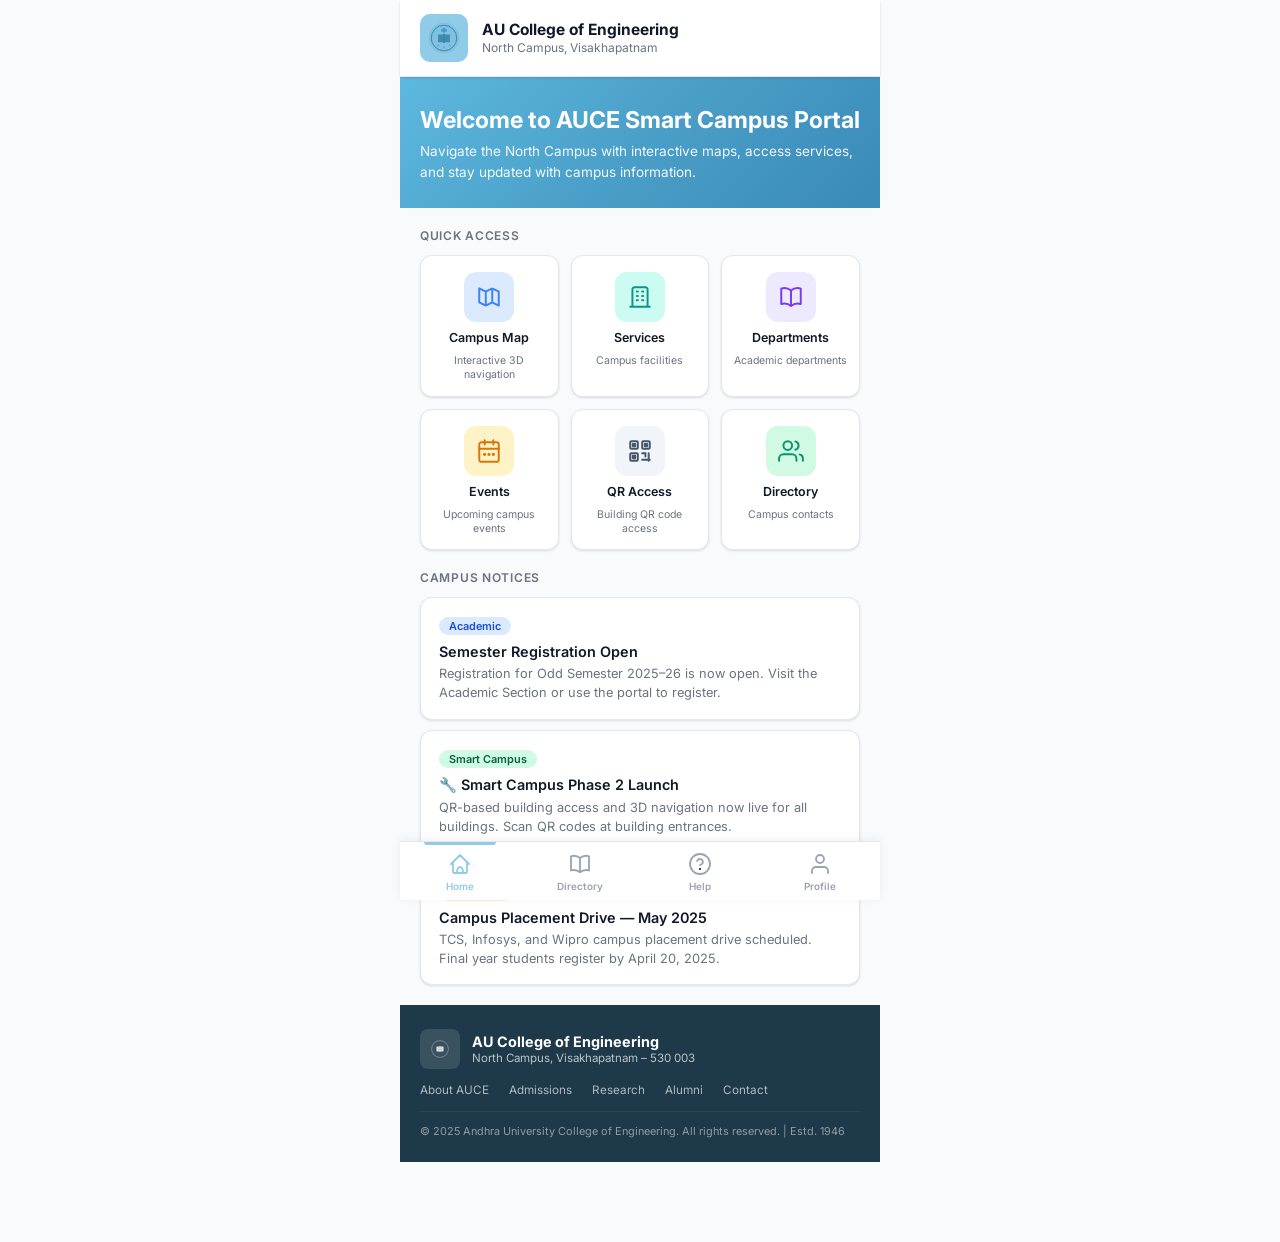
<file: index.html>
<!DOCTYPE html>
<html lang="en">
<head>
<meta charset="UTF-8">
<meta name="viewport" content="width=device-width, initial-scale=1.0, maximum-scale=1.0">
<title>AUCE Smart Campus Portal</title>
<link href="https://fonts.googleapis.com/css2?family=Inter:wght@300;400;500;600;700&display=swap" rel="stylesheet">
<style>
  :root {
    --blue:#90cbe8;
    --blue-dark:#90cbe8;
    --blue-light:#90cbe8;
    --blue-bg:#90cbe8;
    --green:#90cbe8;
    --green-dark:#90cbe8;
    --purple:#90cbe8;
    --purple-light:#90cbe8;
    --orange:#90cbe8;
    --orange-icon:#90cbe8;
    --nav-icon-blue:#90cbe8;
    --nav-icon-purple:#90cbe8;
    --text:#111827;
    --text-muted:#6b7280;
    --text-light:#9ca3af;
    --border:#e5e7eb;
    --card:#ffffff;
    --bg:#f9fafb;
    --radius:12px;
    --shadow:0 1px 3px rgba(0,0,0,0.08),0 1px 2px rgba(0,0,0,0.05);
    --shadow-md:0 4px 6px rgba(0,0,0,0.07),0 2px 4px rgba(0,0,0,0.05);
  }
  *{box-sizing:border-box;margin:0;padding:0;-webkit-tap-highlight-color:transparent;}
  body{font-family:'Inter',sans-serif;background:var(--bg);color:var(--text);min-height:100vh;display:flex;flex-direction:column;max-width:480px;margin:0 auto;position:relative;}

  /* ── TOP HEADER ── */
  .top-bar{background:#fff;border-bottom:1px solid var(--border);padding:14px 20px;display:flex;align-items:center;gap:14px;position:sticky;top:0;z-index:300;box-shadow:var(--shadow);}
  .univ-logo{width:48px;height:48px;flex-shrink:0;border-radius:10px;overflow:hidden;background:var(--blue-light);display:flex;align-items:center;justify-content:center;}
  .univ-logo svg{width:34px;height:34px;}
  .univ-info h1{font-size:0.97rem;font-weight:700;color:var(--text);line-height:1.2;}
  .univ-info p{font-size:0.75rem;color:var(--text-muted);margin-top:1px;}

  /* ── PAGES ── */
  .page{display:none;flex-direction:column;min-height:calc(100vh - 130px);padding-bottom:80px;}
  .page.active{display:flex;}

  /* ── HERO BANNERS ── */
  .hero-blue{background:linear-gradient(135deg,#5db8e0 0%,#4a9fc8 50%,#3a8ab8 100%);padding:28px 20px 26px;color:#fff;margin-bottom:0;}
  .hero-blue h2{font-size:1.45rem;font-weight:700;margin-bottom:6px;line-height:1.3;}
  .hero-blue p{font-size:0.85rem;opacity:0.93;line-height:1.5;}
  .hero-green{background:linear-gradient(135deg,#10b981 0%,#059669 100%);padding:28px 20px 26px;color:#fff;margin-bottom:0;}
  .hero-green h2{font-size:1.45rem;font-weight:700;margin-bottom:6px;line-height:1.3;display:flex;align-items:center;gap:10px;}
  .hero-green p{font-size:0.85rem;opacity:0.93;line-height:1.5;}
  .hero-purple{background:linear-gradient(135deg,#8b5cf6 0%,#7c3aed 100%);padding:24px 20px;color:#fff;margin-bottom:0;}

  /* ── CONTENT WRAPPER ── */
  .content{padding:20px;display:flex;flex-direction:column;gap:20px;}

  /* ── SECTION CARDS ── */
  .card{background:#fff;border-radius:var(--radius);box-shadow:var(--shadow);border:1px solid var(--border);overflow:hidden;}
  .card-pad{padding:18px 20px;}
  .section-label{font-size:0.75rem;font-weight:600;color:var(--text-muted);text-transform:uppercase;letter-spacing:0.06em;margin-bottom:12px;}

  /* ── NOTICE CARDS ── */
  .notice-card{background:#fff;border-radius:var(--radius);box-shadow:var(--shadow);border:1px solid var(--border);padding:16px 18px;}
  .notice-card h4{font-size:0.9rem;font-weight:600;color:var(--text);margin-bottom:4px;}
  .notice-card p{font-size:0.8rem;color:var(--text-muted);line-height:1.5;}
  .notice-tag{display:inline-block;padding:2px 10px;border-radius:20px;font-size:0.68rem;font-weight:600;margin-bottom:8px;}
  .tag-blue{background:#dbeafe;color:#1d4ed8;}
  .tag-green{background:#d1fae5;color:#065f46;}
  .tag-orange{background:#ffedd5;color:#c2410c;}

  /* ── QUICK ACCESS GRID ── */
  .qa-grid{display:grid;grid-template-columns:repeat(3,1fr);gap:12px;}
  .qa-item{background:#fff;border-radius:var(--radius);border:1px solid var(--border);box-shadow:var(--shadow);padding:16px 8px 14px;display:flex;flex-direction:column;align-items:center;gap:8px;cursor:pointer;transition:all .18s;}
  .qa-item:hover{box-shadow:var(--shadow-md);transform:translateY(-2px);}
  .qa-icon-wrap{width:50px;height:50px;border-radius:12px;display:flex;align-items:center;justify-content:center;}
  .qa-icon-wrap svg{width:26px;height:26px;}
  .qa-label{font-size:0.78rem;font-weight:600;color:var(--text);text-align:center;line-height:1.3;}
  .qa-sub{font-size:0.66rem;color:var(--text-muted);text-align:center;line-height:1.3;}
  .ic-blue{background:#dbeafe;} .ic-blue svg{color:#3b82f6;stroke:#3b82f6;}
  .ic-teal{background:#ccfbf1;} .ic-teal svg{color:#0d9488;stroke:#0d9488;}
  .ic-purple{background:#ede9fe;} .ic-purple svg{color:#7c3aed;stroke:#7c3aed;}
  .ic-amber{background:#fef3c7;} .ic-amber svg{color:#d97706;stroke:#d97706;}
  .ic-green{background:#d1fae5;} .ic-green svg{color:#059669;stroke:#059669;}
  .ic-slate{background:#f1f5f9;} .ic-slate svg{color:#475569;stroke:#475569;}
  .ic-orange{background:#ffedd5;} .ic-orange svg{color:#f97316;stroke:#f97316;}
  .ic-rose{background:#ffe4e6;} .ic-rose svg{color:#e11d48;stroke:#e11d48;}
  .ic-indigo{background:#e0e7ff;} .ic-indigo svg{color:#4f46e5;stroke:#4f46e5;}
  .ic-pink{background:#fce7f3;} .ic-pink svg{color:#db2777;stroke:#db2777;}
  .ic-cyan{background:#cffafe;} .ic-cyan svg{color:#0891b2;stroke:#0891b2;}
  .ic-lime{background:#ecfccb;} .ic-lime svg{color:#65a30d;stroke:#65a30d;}

  /* ── 3D MAP ── */
  .map-wrap{position:relative;background:#fff;border-radius:var(--radius);border:1px solid var(--border);box-shadow:var(--shadow);overflow:hidden;}
  .map-3d{width:100%;height:320px;background:linear-gradient(160deg,#0f2744 0%,#1e4a70 45%,#16364f 100%);position:relative;overflow:hidden;}
  .map-3d svg{width:100%;height:100%;}
  .map-filters{display:flex;gap:8px;padding:12px 16px;overflow-x:auto;border-bottom:1px solid var(--border);}
  .map-filters::-webkit-scrollbar{display:none;}
  .mf-btn{padding:6px 14px;border-radius:20px;font-size:0.75rem;font-weight:600;border:1.5px solid var(--border);background:#fff;color:var(--text-muted);cursor:pointer;white-space:nowrap;transition:.15s;font-family:'Inter',sans-serif;}
  .mf-btn.active,.mf-btn:hover{background:var(--blue-dark);color:#fff;border-color:var(--blue-dark);}
  .map-info{padding:14px 16px;}
  .map-info h3{font-size:0.95rem;font-weight:600;color:var(--text);margin-bottom:3px;}
  .map-info p{font-size:0.78rem;color:var(--text-muted);line-height:1.5;}
  .landmark-grid{display:grid;grid-template-columns:1fr 1fr;gap:10px;}
  .lm-card{background:#fff;border-radius:10px;border:1px solid var(--border);padding:12px 14px;cursor:pointer;transition:.15s;}
  .lm-card:hover{border-color:var(--blue);background:var(--blue-light);}
  .lm-name{font-size:0.85rem;font-weight:600;color:var(--text);}
  .lm-type{font-size:0.7rem;color:var(--text-muted);margin-top:2px;}

  /* ── SEARCH BAR ── */
  .search-wrap{position:relative;margin:0;}
  .search-wrap input{width:100%;padding:12px 18px 12px 44px;border:1.5px solid var(--border);border-radius:10px;font-family:'Inter',sans-serif;font-size:0.88rem;color:var(--text);background:#fff;outline:none;transition:.15s;}
  .search-wrap input:focus{border-color:var(--blue);}
  .search-wrap input::placeholder{color:var(--text-light);}
  .search-ico{position:absolute;left:15px;top:50%;transform:translateY(-50%);color:var(--text-light);}
  .search-ico svg{width:18px;height:18px;stroke:currentColor;fill:none;}

  /* ── TABS ── */
  .tabs{display:flex;border-bottom:2px solid var(--border);background:#fff;}
  .tab{flex:1;padding:14px 16px;font-size:0.85rem;font-weight:600;color:var(--text-muted);cursor:pointer;display:flex;align-items:center;justify-content:center;gap:7px;border-bottom:2.5px solid transparent;margin-bottom:-2px;transition:.15s;}
  .tab.active{color:var(--blue-dark);border-bottom-color:var(--blue-dark);}
  .tab svg{width:16px;height:16px;stroke:currentColor;fill:none;}

  /* ── DIRECTORY ITEMS ── */
  .dir-item{background:#fff;border-bottom:1px solid var(--border);padding:16px 20px;display:flex;align-items:center;gap:14px;cursor:pointer;transition:.12s;}
  .dir-item:last-child{border-bottom:none;}
  .dir-item:hover{background:var(--blue-light);}
  .dir-ava{width:44px;height:44px;border-radius:10px;background:var(--blue-light);display:flex;align-items:center;justify-content:center;flex-shrink:0;}
  .dir-ava svg{width:22px;height:22px;stroke:var(--blue-dark);fill:none;}
  .dir-info h4{font-size:0.88rem;font-weight:600;color:var(--text);}
  .dir-info p{font-size:0.75rem;color:var(--text-muted);margin-top:2px;}
  .dir-chevron{margin-left:auto;color:var(--text-light);}
  .dir-chevron svg{width:16px;height:16px;stroke:currentColor;fill:none;}

  /* ── DEPT EXPAND ── */
  .dept-detail{display:none;background:var(--blue-light);padding:14px 20px 16px;border-top:1px solid var(--border);}
  .dept-detail.open{display:block;}
  .dept-detail p{font-size:0.8rem;color:var(--text-muted);line-height:1.6;margin-bottom:6px;}
  .dept-detail .drow{display:flex;flex-wrap:wrap;gap:6px;margin-top:6px;}
  .dtag{background:#fff;border:1px solid var(--border);border-radius:8px;padding:3px 10px;font-size:0.68rem;font-weight:600;color:var(--blue-dark);}

  /* ── QR ── */
  .qr-grid{display:grid;grid-template-columns:1fr 1fr;gap:12px;}
  .qr-card{background:#fff;border-radius:var(--radius);border:1px solid var(--border);box-shadow:var(--shadow);padding:16px;display:flex;flex-direction:column;align-items:center;gap:10px;cursor:pointer;transition:.15s;}
  .qr-card:hover{border-color:var(--blue);box-shadow:var(--shadow-md);}
  .qr-box{width:96px;height:96px;border:1.5px solid var(--border);border-radius:8px;background:#fff;display:flex;align-items:center;justify-content:center;}
  .qr-name{font-size:0.8rem;font-weight:600;color:var(--text);text-align:center;}
  .qr-loc{font-size:0.68rem;color:var(--text-muted);text-align:center;}

  /* ── EVENTS ── */
  .event-item{background:#fff;border-radius:var(--radius);border:1px solid var(--border);box-shadow:var(--shadow);padding:16px;display:flex;gap:14px;}
  .ev-date-box{background:var(--blue-dark);color:#fff;border-radius:10px;padding:8px 10px;text-align:center;min-width:46px;flex-shrink:0;}
  .ev-day{font-size:1.3rem;font-weight:700;line-height:1;}
  .ev-mon{font-size:0.6rem;font-weight:600;letter-spacing:.06em;opacity:.9;}
  .ev-info h4{font-size:0.88rem;font-weight:600;color:var(--text);margin-bottom:3px;}
  .ev-info p{font-size:0.75rem;color:var(--text-muted);line-height:1.4;}
  .ev-tag{display:inline-block;margin-top:6px;padding:2px 10px;border-radius:20px;font-size:0.65rem;font-weight:600;background:#dbeafe;color:#1d4ed8;}

  /* ── SERVICES ── */
  .svc-grid{display:grid;grid-template-columns:1fr 1fr;gap:12px;}
  .svc-card{background:#fff;border-radius:var(--radius);border:1px solid var(--border);box-shadow:var(--shadow);padding:18px 14px;display:flex;flex-direction:column;align-items:center;gap:8px;cursor:pointer;transition:.15s;text-align:center;}
  .svc-card:hover{border-color:var(--blue);box-shadow:var(--shadow-md);transform:translateY(-1px);}
  .svc-card .svc-name{font-size:0.83rem;font-weight:600;color:var(--text);}
  .svc-card .svc-desc{font-size:0.7rem;color:var(--text-muted);line-height:1.4;}

  /* ── HELP ── */
  .qs-guide{background:#fff;border-radius:var(--radius);border:1px solid var(--border);box-shadow:var(--shadow);overflow:hidden;}
  .qs-guide-title{font-size:0.9rem;font-weight:600;color:var(--text);padding:16px 18px 12px;border-bottom:1px solid var(--border);}
  .qs-items{display:flex;flex-direction:column;}
  .qs-row{display:flex;align-items:center;gap:14px;padding:14px 18px;border-bottom:1px solid var(--border);cursor:pointer;transition:.12s;}
  .qs-row:last-child{border-bottom:none;}
  .qs-row:hover{background:var(--blue-light);}
  .qs-ico{width:40px;height:40px;border-radius:10px;display:flex;align-items:center;justify-content:center;flex-shrink:0;}
  .qs-ico svg{width:20px;height:20px;stroke:currentColor;fill:none;}
  .qs-text h4{font-size:0.85rem;font-weight:600;color:var(--text);}
  .qs-text p{font-size:0.73rem;color:var(--text-muted);margin-top:1px;}
  .faq-card{background:#fff;border-radius:var(--radius);border:1px solid var(--border);box-shadow:var(--shadow);overflow:hidden;}
  .faq-title{font-size:0.9rem;font-weight:600;color:var(--text);padding:16px 18px 12px;display:flex;align-items:center;gap:8px;border-bottom:1px solid var(--border);}
  .faq-title svg{width:18px;height:18px;stroke:var(--text-muted);fill:none;}
  .faq-item{border-bottom:1px solid var(--border);}
  .faq-item:last-child{border-bottom:none;}
  .faq-q{padding:14px 18px;font-size:0.84rem;font-weight:500;color:var(--text);cursor:pointer;display:flex;justify-content:space-between;align-items:center;gap:10px;}
  .faq-q:hover{background:var(--blue-light);}
  .faq-arr{flex-shrink:0;transition:.2s;}
  .faq-arr svg{width:16px;height:16px;stroke:var(--text-muted);fill:none;}
  .faq-a{display:none;padding:0 18px 14px;font-size:0.8rem;color:var(--text-muted);line-height:1.6;border-top:1px solid var(--border);}
  .faq-a.open{display:block;}
  .contacts-grid{display:grid;grid-template-columns:1fr 1fr;gap:10px;}
  .con-card{background:#fff;border-radius:var(--radius);border:1px solid var(--border);box-shadow:var(--shadow);padding:16px;text-align:center;}
  .con-ico{width:40px;height:40px;border-radius:10px;display:flex;align-items:center;justify-content:center;margin:0 auto 8px;}
  .con-ico svg{width:20px;height:20px;stroke:currentColor;fill:none;}
  .con-card h4{font-size:0.82rem;font-weight:600;color:var(--text);}
  .con-card p{font-size:0.7rem;color:var(--text-muted);margin-top:2px;}
  .con-card a{display:block;font-size:0.78rem;font-weight:600;color:var(--blue-dark);text-decoration:none;margin-top:6px;}

  /* ── PROFILE ── */
  .profile-hero{background:linear-gradient(135deg,#8b5cf6 0%,#7c3aed 100%);padding:24px 20px;display:flex;align-items:center;gap:16px;color:#fff;position:relative;}
  .profile-ava-wrap{position:relative;flex-shrink:0;}
  .profile-ava{width:80px;height:80px;border-radius:14px;background:rgba(255,255,255,0.2);border:2px solid rgba(255,255,255,0.35);display:flex;align-items:center;justify-content:center;}
  .profile-ava svg{width:44px;height:44px;stroke:#fff;fill:none;}
  .profile-cam{position:absolute;bottom:-4px;right:-4px;width:24px;height:24px;background:#fff;border-radius:50%;display:flex;align-items:center;justify-content:center;cursor:pointer;}
  .profile-cam svg{width:13px;height:13px;stroke:var(--purple);fill:none;}
  .profile-names h2{font-size:1.2rem;font-weight:700;color:#fff;}
  .profile-names p{font-size:0.78rem;color:rgba(255,255,255,.85);margin-top:2px;}
  .profile-badges{display:flex;gap:8px;margin-top:10px;flex-wrap:wrap;}
  .p-badge{background:rgba(255,255,255,0.2);border:1px solid rgba(255,255,255,0.3);border-radius:20px;padding:4px 12px;font-size:0.72rem;font-weight:600;color:#fff;}
  .profile-edit{position:absolute;top:20px;right:20px;color:rgba(255,255,255,.8);cursor:pointer;}
  .profile-edit svg{width:20px;height:20px;stroke:currentColor;fill:none;}
  .pinfo-card{background:#fff;border-radius:var(--radius);border:1px solid var(--border);box-shadow:var(--shadow);overflow:hidden;}
  .pinfo-title{font-size:0.88rem;font-weight:600;color:var(--text);padding:16px 18px;border-bottom:1px solid var(--border);}
  .pinfo-grid{display:grid;grid-template-columns:1fr 1fr;}
  .pinfo-cell{padding:14px 18px;border-bottom:1px solid var(--border);border-right:1px solid var(--border);}
  .pinfo-cell:nth-child(even){border-right:none;}
  .pinfo-cell:nth-last-child(-n+2){border-bottom:none;}
  .pinfo-ico-row{display:flex;align-items:center;gap:8px;margin-bottom:4px;}
  .pinfo-ico-row svg{width:16px;height:16px;fill:none;}
  .pinfo-lbl{font-size:0.68rem;color:var(--text-muted);font-weight:500;}
  .pinfo-val{font-size:0.83rem;font-weight:600;color:var(--text);margin-top:2px;}
  .paction-grid{display:grid;grid-template-columns:1fr 1fr;gap:10px;}
  .paction{background:#fff;border-radius:var(--radius);border:1px solid var(--border);box-shadow:var(--shadow);padding:16px;display:flex;align-items:center;gap:12px;cursor:pointer;transition:.12s;}
  .paction:hover{border-color:var(--blue);background:var(--blue-light);}
  .paction-ico{width:40px;height:40px;border-radius:10px;display:flex;align-items:center;justify-content:center;flex-shrink:0;}
  .paction-ico svg{width:20px;height:20px;stroke:currentColor;fill:none;}
  .paction-text{font-size:0.82rem;font-weight:600;color:var(--text);}

  /* ── BOTTOM NAV ── */
  .bottom-nav{position:fixed;bottom:0;left:50%;transform:translateX(-50%);width:100%;max-width:480px;background:#fff;border-top:1px solid var(--border);display:flex;z-index:300;box-shadow:0 -2px 10px rgba(0,0,0,0.06);}
  .nav-btn{flex:1;display:flex;flex-direction:column;align-items:center;justify-content:center;padding:10px 4px 8px;cursor:pointer;border:none;background:none;gap:4px;transition:.15s;}
  .nav-btn svg{width:24px;height:24px;stroke:var(--text-light);fill:none;transition:.15s;}
  .nav-btn span{font-size:0.62rem;font-weight:600;color:var(--text-light);font-family:'Inter',sans-serif;transition:.15s;}
  .nav-btn.active svg{stroke:var(--blue-dark);}
  .nav-btn.active span{color:var(--blue-dark);}
  .nav-btn.active{position:relative;}
  .nav-btn.active::after{content:'';position:absolute;top:0;left:20%;right:20%;height:2.5px;background:var(--blue-dark);border-radius:0 0 3px 3px;}

  /* ── FOOTER ── */
  .footer{background:#1e3a4a;color:#fff;padding:24px 20px;margin-top:auto;}
  .footer-top{display:flex;align-items:center;gap:12px;margin-bottom:14px;}
  .footer-logo-box{width:40px;height:40px;border-radius:8px;background:rgba(255,255,255,0.12);display:flex;align-items:center;justify-content:center;}
  .footer-logo-box svg{width:24px;height:24px;}
  .footer-top h3{font-size:0.9rem;font-weight:700;}
  .footer-top p{font-size:0.72rem;opacity:.7;margin-top:1px;}
  .footer-links{display:flex;flex-wrap:wrap;gap:12px 20px;margin-bottom:14px;}
  .footer-links a{color:rgba(255,255,255,.65);font-size:0.73rem;text-decoration:none;}
  .footer-copy{font-size:0.68rem;opacity:.5;border-top:1px solid rgba(255,255,255,.1);padding-top:12px;}

  /* ── TOAST ── */
  .toast{position:fixed;bottom:76px;left:50%;transform:translateX(-50%) translateY(12px);background:#1e3a4a;color:#fff;padding:9px 20px;border-radius:24px;font-size:0.8rem;font-weight:500;opacity:0;transition:all .28s;pointer-events:none;z-index:600;white-space:nowrap;max-width:90vw;text-align:center;}
  .toast.show{opacity:1;transform:translateX(-50%) translateY(0);}

  /* ── MODAL ── */
  .modal-overlay{display:none;position:fixed;inset:0;background:rgba(0,0,0,0.4);z-index:500;align-items:flex-end;}
  .modal-overlay.open{display:flex;}
  .modal-sheet{background:#fff;border-radius:20px 20px 0 0;padding:24px 20px;width:100%;max-height:75vh;overflow-y:auto;}
  .modal-handle{width:36px;height:4px;background:var(--border);border-radius:2px;margin:0 auto 18px;}
  .modal-title{font-size:1.05rem;font-weight:700;color:var(--text);margin-bottom:12px;}
  .modal-body p{font-size:0.82rem;color:var(--text-muted);line-height:1.6;margin-bottom:8px;}
  .modal-tags{display:flex;flex-wrap:wrap;gap:6px;margin-top:10px;}
  .mtag{background:var(--blue-light);border:1px solid var(--border);border-radius:8px;padding:4px 12px;font-size:0.72rem;font-weight:600;color:var(--blue-dark);}
  .modal-close-btn{width:100%;margin-top:16px;padding:13px;background:var(--blue-dark);color:#fff;border:none;border-radius:10px;font-family:'Inter',sans-serif;font-size:0.88rem;font-weight:600;cursor:pointer;}

  /* ── UTIL ── */
  .mt4{margin-top:4px;} .mt8{margin-top:8px;} .mt12{margin-top:12px;} .mt16{margin-top:16px;}
  .primary-btn{width:100%;padding:14px;background:var(--blue-dark);color:#fff;border:none;border-radius:10px;font-family:'Inter',sans-serif;font-size:0.9rem;font-weight:600;cursor:pointer;transition:.15s;}
  .primary-btn:hover{background:var(--blue);}
</style>
</head>
<body>

<!-- TOP BAR -->
<div class="top-bar">
  <div class="univ-logo">
    <!-- Andhra University emblem SVG -->
    <svg viewBox="0 0 80 80" fill="none" xmlns="http://www.w3.org/2000/svg">
      <circle cx="40" cy="40" r="36" fill="#2e7fa8" opacity="0.15"/>
      <circle cx="40" cy="40" r="30" fill="none" stroke="#2e7fa8" stroke-width="2"/>
      <!-- Book shape -->
      <rect x="26" y="32" width="12" height="18" rx="2" fill="#2e7fa8" opacity="0.8"/>
      <rect x="42" y="32" width="12" height="18" rx="2" fill="#2e7fa8" opacity="0.8"/>
      <rect x="38" y="30" width="4" height="22" rx="1" fill="#2e7fa8"/>
      <!-- Torch/lamp top -->
      <ellipse cx="40" cy="22" rx="7" ry="5" fill="#4a9fc8" opacity="0.9"/>
      <line x1="40" y1="17" x2="40" y2="27" stroke="#2e7fa8" stroke-width="1.5"/>
      <!-- Stars -->
      <circle cx="26" cy="58" r="2" fill="#4a9fc8" opacity="0.7"/>
      <circle cx="40" cy="62" r="2" fill="#4a9fc8" opacity="0.7"/>
      <circle cx="54" cy="58" r="2" fill="#4a9fc8" opacity="0.7"/>
    </svg>
  </div>
  <div class="univ-info">
    <h1>AU College of Engineering</h1>
    <p>North Campus, Visakhapatnam</p>
  </div>
</div>

<!-- =================== HOME PAGE =================== -->
<div class="page active" id="page-home">
  <div class="hero-blue">
    <h2>Welcome to AUCE Smart Campus Portal</h2>
    <p>Navigate the North Campus with interactive maps, access services, and stay updated with campus information.</p>
  </div>
  <div class="content">
    <div>
      <div class="section-label">Quick Access</div>
      <div class="qa-grid">
        <div class="qa-item" onclick="goPage('map')">
          <div class="qa-icon-wrap ic-blue">
            <svg viewBox="0 0 24 24" fill="none" xmlns="http://www.w3.org/2000/svg"><path d="M9 20L3 17V4L9 7M9 20L15 17M9 20V7M15 17L21 20V7L15 4M15 17V4M9 7L15 4" stroke="currentColor" stroke-width="1.8" stroke-linejoin="round"/></svg>
          </div>
          <div class="qa-label">Campus Map</div>
          <div class="qa-sub">Interactive 3D navigation</div>
        </div>
        <div class="qa-item" onclick="goPage('services')">
          <div class="qa-icon-wrap ic-teal">
            <svg viewBox="0 0 24 24" fill="none" xmlns="http://www.w3.org/2000/svg"><path d="M19 21V5C19 3.89543 18.1046 3 17 3H7C5.89543 3 5 3.89543 5 5V21M19 21H5M19 21H21M5 21H3M9 7H10M14 7H15M9 11H10M14 11H15M9 15H10M14 15H15" stroke="currentColor" stroke-width="1.8" stroke-linecap="round"/></svg>
          </div>
          <div class="qa-label">Services</div>
          <div class="qa-sub">Campus facilities</div>
        </div>
        <div class="qa-item" onclick="goPage('departments')">
          <div class="qa-icon-wrap ic-purple">
            <svg viewBox="0 0 24 24" fill="none" xmlns="http://www.w3.org/2000/svg"><path d="M12 6.042A8.967 8.967 0 006 3.75c-1.052 0-2.062.18-3 .512v14.25A8.987 8.987 0 016 18c2.305 0 4.408.867 6 2.292m0-14.25a8.966 8.966 0 016-2.292c1.052 0 2.062.18 3 .512v14.25A8.987 8.987 0 0018 18a8.967 8.967 0 00-6 2.292m0-14.25v14.25" stroke="currentColor" stroke-width="1.8" stroke-linecap="round" stroke-linejoin="round"/></svg>
          </div>
          <div class="qa-label">Departments</div>
          <div class="qa-sub">Academic departments</div>
        </div>
        <div class="qa-item" onclick="goPage('events')">
          <div class="qa-icon-wrap ic-amber">
            <svg viewBox="0 0 24 24" fill="none" xmlns="http://www.w3.org/2000/svg"><rect x="3" y="4" width="18" height="18" rx="2" stroke="currentColor" stroke-width="1.8"/><path d="M16 2v4M8 2v4M3 10h18" stroke="currentColor" stroke-width="1.8" stroke-linecap="round"/><circle cx="8" cy="15" r="1" fill="currentColor"/><circle cx="12" cy="15" r="1" fill="currentColor"/><circle cx="16" cy="15" r="1" fill="currentColor"/></svg>
          </div>
          <div class="qa-label">Events</div>
          <div class="qa-sub">Upcoming campus events</div>
        </div>
        <div class="qa-item" onclick="goPage('qr')">
          <div class="qa-icon-wrap ic-slate">
            <svg viewBox="0 0 24 24" fill="none" xmlns="http://www.w3.org/2000/svg"><rect x="3" y="3" width="7" height="7" rx="1" stroke="currentColor" stroke-width="1.8"/><rect x="14" y="3" width="7" height="7" rx="1" stroke="currentColor" stroke-width="1.8"/><rect x="3" y="14" width="7" height="7" rx="1" stroke="currentColor" stroke-width="1.8"/><path d="M14 14h3v3M14 20h7M20 14v7" stroke="currentColor" stroke-width="1.8" stroke-linecap="round"/><rect x="5" y="5" width="3" height="3" fill="currentColor" rx="0.5"/><rect x="16" y="5" width="3" height="3" fill="currentColor" rx="0.5"/><rect x="5" y="16" width="3" height="3" fill="currentColor" rx="0.5"/></svg>
          </div>
          <div class="qa-label">QR Access</div>
          <div class="qa-sub">Building QR code access</div>
        </div>
        <div class="qa-item" onclick="goPage('directory')">
          <div class="qa-icon-wrap ic-green">
            <svg viewBox="0 0 24 24" fill="none" xmlns="http://www.w3.org/2000/svg"><path d="M17 21v-2a4 4 0 00-4-4H5a4 4 0 00-4 4v2" stroke="currentColor" stroke-width="1.8" stroke-linecap="round"/><circle cx="9" cy="7" r="4" stroke="currentColor" stroke-width="1.8"/><path d="M23 21v-2a4 4 0 00-3-3.87M16 3.13a4 4 0 010 7.75" stroke="currentColor" stroke-width="1.8" stroke-linecap="round"/></svg>
          </div>
          <div class="qa-label">Directory</div>
          <div class="qa-sub">Campus contacts</div>
        </div>
      </div>
    </div>
    <div>
      <div class="section-label">Campus Notices</div>
      <div style="display:flex;flex-direction:column;gap:10px;">
        <div class="notice-card">
          <span class="notice-tag tag-blue">Academic</span>
          <h4>Semester Registration Open</h4>
          <p>Registration for Odd Semester 2025–26 is now open. Visit the Academic Section or use the portal to register.</p>
        </div>
        <div class="notice-card">
          <span class="notice-tag tag-green">Smart Campus</span>
          <h4>🔧 Smart Campus Phase 2 Launch</h4>
          <p>QR-based building access and 3D navigation now live for all buildings. Scan QR codes at building entrances.</p>
        </div>
        <div class="notice-card">
          <span class="notice-tag tag-orange">Placement</span>
          <h4>Campus Placement Drive — May 2025</h4>
          <p>TCS, Infosys, and Wipro campus placement drive scheduled. Final year students register by April 20, 2025.</p>
        </div>
      </div>
    </div>
  </div>
  <footer class="footer">
    <div class="footer-top">
      <div class="footer-logo-box">
        <svg viewBox="0 0 80 80" fill="none"><circle cx="40" cy="40" r="28" fill="none" stroke="rgba(255,255,255,0.5)" stroke-width="2"/><rect x="28" y="32" width="10" height="16" rx="2" fill="rgba(255,255,255,0.8)"/><rect x="42" y="32" width="10" height="16" rx="2" fill="rgba(255,255,255,0.8)"/><rect x="38" y="30" width="4" height="20" rx="1" fill="white"/></svg>
      </div>
      <div>
        <h3>AU College of Engineering</h3>
        <p>North Campus, Visakhapatnam – 530 003</p>
      </div>
    </div>
    <div class="footer-links">
      <a href="#">About AUCE</a><a href="#">Admissions</a><a href="#">Research</a><a href="#">Alumni</a><a href="#">Contact</a>
    </div>
    <div class="footer-copy">© 2025 Andhra University College of Engineering. All rights reserved. | Estd. 1946</div>
  </footer>
</div>

<!-- =================== MAP PAGE =================== -->
<div class="page" id="page-map">
  <div class="hero-blue">
    <h2>Campus Map</h2>
    <p>Explore the North Campus in 3D. Tap a building to view details.</p>
  </div>
  <div class="content">
    <div class="map-wrap">
      <div class="map-3d">
        <svg viewBox="0 0 480 320" xmlns="http://www.w3.org/2000/svg">
          <defs>
            <linearGradient id="sky" x1="0" y1="0" x2="0" y2="1"><stop offset="0%" stop-color="#0d2137"/><stop offset="100%" stop-color="#1e4d72"/></linearGradient>
            <linearGradient id="ground" x1="0" y1="0" x2="0" y2="1"><stop offset="0%" stop-color="#1a5c22"/><stop offset="100%" stop-color="#0f3b14"/></linearGradient>
            <filter id="bshadow"><feDropShadow dx="3" dy="5" stdDeviation="3" flood-color="rgba(0,0,0,0.5)"/></filter>
          </defs>
          <rect width="480" height="320" fill="url(#sky)"/>
          <ellipse cx="240" cy="290" rx="260" ry="70" fill="url(#ground)" opacity="0.7"/>
          <!-- Roads -->
          <rect x="215" y="80" width="50" height="190" fill="#3a3030" rx="2" opacity="0.8"/>
          <rect x="60" y="150" width="360" height="40" fill="#3a3030" rx="2" opacity="0.8"/>
          <line x1="240" y1="88" x2="240" y2="138" stroke="white" stroke-width="1.5" stroke-dasharray="8,7" opacity="0.4"/>
          <line x1="72" y1="170" x2="205" y2="170" stroke="white" stroke-width="1.5" stroke-dasharray="8,7" opacity="0.4"/>
          <line x1="275" y1="170" x2="408" y2="170" stroke="white" stroke-width="1.5" stroke-dasharray="8,7" opacity="0.4"/>
          <!-- Admin -->
          <g filter="url(#bshadow)" onclick="showBldg('admin')" style="cursor:pointer">
            <rect x="150" y="70" width="180" height="68" fill="#3a7fa8" rx="3"/>
            <rect x="150" y="52" width="180" height="68" fill="#5aaad0" rx="3"/>
            <text x="240" y="94" text-anchor="middle" fill="white" font-size="10" font-weight="600" font-family="Inter,sans-serif">ADMIN BLOCK</text>
            <rect x="163" y="60" width="14" height="10" fill="rgba(255,230,100,0.65)" rx="1"/>
            <rect x="185" y="60" width="14" height="10" fill="rgba(255,230,100,0.55)" rx="1"/>
            <rect x="281" y="60" width="14" height="10" fill="rgba(255,230,100,0.65)" rx="1"/>
            <rect x="303" y="60" width="14" height="10" fill="rgba(255,230,100,0.55)" rx="1"/>
          </g>
          <!-- CSE -->
          <g filter="url(#bshadow)" onclick="showBldg('cse')" style="cursor:pointer">
            <rect x="48" y="96" width="90" height="50" fill="#2e6a90" rx="3"/>
            <rect x="48" y="82" width="90" height="50" fill="#4a90b8" rx="3"/>
            <text x="93" y="110" text-anchor="middle" fill="white" font-size="9" font-weight="600" font-family="Inter,sans-serif">CSE BLOCK</text>
            <rect x="58" y="88" width="11" height="8" fill="rgba(255,230,100,0.6)" rx="1"/>
            <rect x="77" y="88" width="11" height="8" fill="rgba(255,230,100,0.5)" rx="1"/>
            <rect x="110" y="88" width="11" height="8" fill="rgba(255,230,100,0.6)" rx="1"/>
          </g>
          <!-- MECH -->
          <g filter="url(#bshadow)" onclick="showBldg('mech')" style="cursor:pointer">
            <rect x="342" y="96" width="90" height="50" fill="#2e6a90" rx="3"/>
            <rect x="342" y="82" width="90" height="50" fill="#4a90b8" rx="3"/>
            <text x="387" y="110" text-anchor="middle" fill="white" font-size="9" font-weight="600" font-family="Inter,sans-serif">MECH BLOCK</text>
            <rect x="352" y="88" width="11" height="8" fill="rgba(255,230,100,0.6)" rx="1"/>
            <rect x="371" y="88" width="11" height="8" fill="rgba(255,230,100,0.5)" rx="1"/>
            <rect x="410" y="88" width="11" height="8" fill="rgba(255,230,100,0.6)" rx="1"/>
          </g>
          <!-- Library -->
          <g filter="url(#bshadow)" onclick="showBldg('library')" style="cursor:pointer">
            <rect x="48" y="205" width="110" height="58" fill="#256080" rx="3"/>
            <rect x="48" y="188" width="110" height="58" fill="#3d85a8" rx="3"/>
            <text x="103" y="220" text-anchor="middle" fill="white" font-size="9" font-weight="600" font-family="Inter,sans-serif">LIBRARY</text>
            <rect x="60" y="195" width="11" height="8" fill="rgba(255,230,100,0.6)" rx="1"/><rect x="80" y="195" width="11" height="8" fill="rgba(255,230,100,0.5)" rx="1"/><rect x="118" y="195" width="11" height="8" fill="rgba(255,230,100,0.6)" rx="1"/>
          </g>
          <!-- Labs -->
          <g filter="url(#bshadow)" onclick="showBldg('labs')" style="cursor:pointer">
            <rect x="310" y="205" width="122" height="58" fill="#256080" rx="3"/>
            <rect x="310" y="188" width="122" height="58" fill="#3d85a8" rx="3"/>
            <text x="371" y="220" text-anchor="middle" fill="white" font-size="9" font-weight="600" font-family="Inter,sans-serif">LABS COMPLEX</text>
            <rect x="322" y="195" width="11" height="8" fill="rgba(255,230,100,0.6)" rx="1"/><rect x="342" y="195" width="11" height="8" fill="rgba(255,230,100,0.5)" rx="1"/>
          </g>
          <!-- Auditorium -->
          <g filter="url(#bshadow)" onclick="showBldg('audi')" style="cursor:pointer">
            <rect x="170" y="265" width="140" height="44" fill="#1e5070" rx="3"/>
            <rect x="170" y="250" width="140" height="44" fill="#3478a0" rx="3"/>
            <ellipse cx="240" cy="249" rx="38" ry="14" fill="#3d85a8"/>
            <text x="240" y="275" text-anchor="middle" fill="white" font-size="9" font-weight="600" font-family="Inter,sans-serif">AUDITORIUM</text>
          </g>
          <!-- Trees -->
          <circle cx="160" cy="202" r="16" fill="#1a6020" opacity="0.9"/><circle cx="155" cy="195" r="12" fill="#258030" opacity="0.85"/><rect x="158" y="213" width="3" height="10" fill="#4a2c10" opacity="0.7"/>
          <circle cx="316" cy="202" r="14" fill="#1a6020" opacity="0.9"/><circle cx="311" cy="195" r="10" fill="#258030" opacity="0.85"/>
          <circle cx="196" cy="147" r="12" fill="#1a6020" opacity="0.85"/>
          <circle cx="284" cy="147" r="12" fill="#1a6020" opacity="0.85"/>
          <!-- Compass -->
          <g transform="translate(448,30)">
            <circle r="18" fill="rgba(255,255,255,0.12)" stroke="rgba(255,255,255,0.25)" stroke-width="1.5"/>
            <text y="-6" text-anchor="middle" fill="white" font-size="9" font-weight="700">N</text>
            <text y="13" text-anchor="middle" fill="rgba(255,255,255,.5)" font-size="7">S</text>
            <text x="-11" y="4" text-anchor="middle" fill="rgba(255,255,255,.5)" font-size="7">W</text>
            <text x="12" y="4" text-anchor="middle" fill="rgba(255,255,255,.5)" font-size="7">E</text>
            <polygon points="0,-12 2.5,0 0,3 -2.5,0" fill="#ef4444" opacity="0.85"/>
            <polygon points="0,3 2.5,0 0,12 -2.5,0" fill="rgba(255,255,255,0.6)"/>
          </g>
        </svg>
      </div>
      <div class="map-filters">
        <button class="mf-btn active" onclick="mfClick('All',this)">All</button>
        <button class="mf-btn" onclick="mfClick('Academic',this)">Academic</button>
        <button class="mf-btn" onclick="mfClick('Facilities',this)">Facilities</button>
        <button class="mf-btn" onclick="mfClick('Labs',this)">Labs</button>
        <button class="mf-btn" onclick="mfClick('Admin',this)">Admin</button>
      </div>
      <div class="map-info" id="mapInfo">
        <h3>AUCE North Campus</h3>
        <p>Tap any building to view details and directions.</p>
      </div>
    </div>
    <div>
      <div class="section-label">Key Landmarks</div>
      <div class="landmark-grid">
        <div class="lm-card" onclick="showBldg('admin')"><div class="lm-name">Admin Block</div><div class="lm-type">🏛️ Administration</div></div>
        <div class="lm-card" onclick="showBldg('cse')"><div class="lm-name">CSE Block</div><div class="lm-type">💻 Academic</div></div>
        <div class="lm-card" onclick="showBldg('library')"><div class="lm-name">Central Library</div><div class="lm-type">📚 Facility</div></div>
        <div class="lm-card" onclick="showBldg('labs')"><div class="lm-name">Labs Complex</div><div class="lm-type">🔬 Research</div></div>
        <div class="lm-card" onclick="showBldg('mech')"><div class="lm-name">Mech Block</div><div class="lm-type">⚙️ Academic</div></div>
        <div class="lm-card" onclick="showBldg('audi')"><div class="lm-name">Auditorium</div><div class="lm-type">🎭 Events</div></div>
      </div>
    </div>
  </div>
  <footer class="footer"><div class="footer-top"><div class="footer-logo-box"><svg viewBox="0 0 80 80" fill="none"><circle cx="40" cy="40" r="28" fill="none" stroke="rgba(255,255,255,0.5)" stroke-width="2"/><rect x="28" y="32" width="10" height="16" rx="2" fill="rgba(255,255,255,0.8)"/><rect x="42" y="32" width="10" height="16" rx="2" fill="rgba(255,255,255,0.8)"/><rect x="38" y="30" width="4" height="20" rx="1" fill="white"/></svg></div><div><h3>AU College of Engineering</h3><p>North Campus, Visakhapatnam – 530 003</p></div></div><div class="footer-copy">© 2025 Andhra University College of Engineering. All rights reserved.</div></footer>
</div>

<!-- =================== DIRECTORY PAGE =================== -->
<div class="page" id="page-directory">
  <div class="hero-blue">
    <h2>Campus Directory</h2>
    <p>Find buildings, departments, and essential campus locations</p>
  </div>
  <div class="content">
    <div class="search-wrap">
      <span class="search-ico"><svg viewBox="0 0 24 24"><circle cx="11" cy="11" r="8"/><path d="M21 21l-4.35-4.35"/></svg></span>
      <input type="text" id="dirSearch" placeholder="Search buildings or departments..." oninput="filterDir()">
    </div>
    <div class="card" style="overflow:hidden;">
      <div class="tabs">
        <div class="tab active" id="tab-buildings" onclick="switchTab('buildings')">
          <svg viewBox="0 0 24 24"><path d="M19 21V5C19 3.89543 18.1046 3 17 3H7C5.89543 3 5 3.89543 5 5V21M19 21H5M19 21H21M5 21H3M9 7H10M14 7H15M9 11H10M14 11H15M9 15H10M14 15H15" stroke-width="1.8" stroke-linecap="round"/></svg>
          Buildings (25)
        </div>
        <div class="tab" id="tab-departments" onclick="switchTab('departments')">
          <svg viewBox="0 0 24 24"><path d="M12 6.042A8.967 8.967 0 006 3.75c-1.052 0-2.062.18-3 .512v14.25A8.987 8.987 0 016 18c2.305 0 4.408.867 6 2.292m0-14.25a8.966 8.966 0 016-2.292c1.052 0 2.062.18 3 .512v14.25A8.987 8.987 0 0018 18a8.967 8.967 0 00-6 2.292m0-14.25v14.25" stroke-width="1.8" stroke-linecap="round" stroke-linejoin="round"/></svg>
          Departments (25)
        </div>
      </div>
      <div id="dir-buildings-list"></div>
      <div id="dir-departments-list" style="display:none;"></div>
    </div>
  </div>
  <footer class="footer"><div class="footer-top"><div class="footer-logo-box"><svg viewBox="0 0 80 80" fill="none"><circle cx="40" cy="40" r="28" fill="none" stroke="rgba(255,255,255,0.5)" stroke-width="2"/><rect x="28" y="32" width="10" height="16" rx="2" fill="rgba(255,255,255,0.8)"/><rect x="42" y="32" width="10" height="16" rx="2" fill="rgba(255,255,255,0.8)"/><rect x="38" y="30" width="4" height="20" rx="1" fill="white"/></svg></div><div><h3>AU College of Engineering</h3><p>North Campus, Visakhapatnam – 530 003</p></div></div><div class="footer-copy">© 2025 Andhra University College of Engineering. All rights reserved.</div></footer>
</div>

<!-- =================== DEPARTMENTS PAGE (standalone) =================== -->
<div class="page" id="page-departments">
  <div class="hero-blue">
    <h2>Departments</h2>
    <p>All 25 academic departments of AUCE North Campus</p>
  </div>
  <div class="content">
    <div class="search-wrap">
      <span class="search-ico"><svg viewBox="0 0 24 24"><circle cx="11" cy="11" r="8"/><path d="M21 21l-4.35-4.35"/></svg></span>
      <input type="text" id="deptSearch2" placeholder="Search departments..." oninput="filterDepts2()">
    </div>
    <div class="card" style="overflow:hidden;" id="deptStandaloneList"></div>
  </div>
  <footer class="footer"><div class="footer-top"><div class="footer-logo-box"><svg viewBox="0 0 80 80" fill="none"><circle cx="40" cy="40" r="28" fill="none" stroke="rgba(255,255,255,0.5)" stroke-width="2"/><rect x="28" y="32" width="10" height="16" rx="2" fill="rgba(255,255,255,0.8)"/><rect x="42" y="32" width="10" height="16" rx="2" fill="rgba(255,255,255,0.8)"/><rect x="38" y="30" width="4" height="20" rx="1" fill="white"/></svg></div><div><h3>AU College of Engineering</h3><p>North Campus, Visakhapatnam – 530 003</p></div></div><div class="footer-copy">© 2025 Andhra University College of Engineering. All rights reserved.</div></footer>
</div>

<!-- =================== QR PAGE =================== -->
<div class="page" id="page-qr">
  <div class="hero-blue">
    <h2>QR Access</h2>
    <p>Scan building QR codes to navigate and access building information instantly.</p>
  </div>
  <div class="content">
    <button class="primary-btn" onclick="showToast('📷 QR Scanner activated!')">
      <svg style="width:18px;height:18px;vertical-align:middle;margin-right:8px;stroke:white;fill:none;" viewBox="0 0 24 24"><rect x="3" y="3" width="7" height="7" rx="1" stroke-width="1.8"/><rect x="14" y="3" width="7" height="7" rx="1" stroke-width="1.8"/><rect x="3" y="14" width="7" height="7" rx="1" stroke-width="1.8"/><path d="M14 14h3v3M14 20h7M20 14v7" stroke-width="1.8" stroke-linecap="round"/><rect x="5" y="5" width="3" height="3" fill="white" rx="0.5"/><rect x="16" y="5" width="3" height="3" fill="white" rx="0.5"/><rect x="5" y="16" width="3" height="3" fill="white" rx="0.5"/></svg>
      Open QR Scanner
    </button>
    <div>
      <div class="section-label">Building QR Codes</div>
      <div class="qr-grid" id="qrGrid"></div>
    </div>
    <div>
      <div class="section-label">How It Works</div>
      <div style="display:flex;flex-direction:column;gap:10px;">
        <div class="notice-card"><h4>📱 Scan at Entrance</h4><p>Point your camera at any building entrance QR code to instantly open the navigation portal.</p></div>
        <div class="notice-card"><h4>🗺️ Auto-Navigate</h4><p>The 3D map highlights your scanned building and shows the internal floor plan and facilities.</p></div>
        <div class="notice-card"><h4>ℹ️ Access Information</h4><p>View room directories, faculty offices, class schedules, and building-specific services.</p></div>
      </div>
    </div>
  </div>
  <footer class="footer"><div class="footer-top"><div class="footer-logo-box"><svg viewBox="0 0 80 80" fill="none"><circle cx="40" cy="40" r="28" fill="none" stroke="rgba(255,255,255,0.5)" stroke-width="2"/><rect x="28" y="32" width="10" height="16" rx="2" fill="rgba(255,255,255,0.8)"/><rect x="42" y="32" width="10" height="16" rx="2" fill="rgba(255,255,255,0.8)"/><rect x="38" y="30" width="4" height="20" rx="1" fill="white"/></svg></div><div><h3>AU College of Engineering</h3><p>North Campus, Visakhapatnam – 530 003</p></div></div><div class="footer-copy">© 2025 Andhra University College of Engineering. All rights reserved.</div></footer>
</div>

<!-- =================== EVENTS PAGE =================== -->
<div class="page" id="page-events">
  <div class="hero-blue">
    <h2>Campus Events</h2>
    <p>Stay updated with upcoming academic, cultural and technical events.</p>
  </div>
  <div class="content">
    <div style="display:flex;flex-direction:column;gap:12px;" id="eventsList"></div>
  </div>
  <footer class="footer"><div class="footer-top"><div class="footer-logo-box"><svg viewBox="0 0 80 80" fill="none"><circle cx="40" cy="40" r="28" fill="none" stroke="rgba(255,255,255,0.5)" stroke-width="2"/><rect x="28" y="32" width="10" height="16" rx="2" fill="rgba(255,255,255,0.8)"/><rect x="42" y="32" width="10" height="16" rx="2" fill="rgba(255,255,255,0.8)"/><rect x="38" y="30" width="4" height="20" rx="1" fill="white"/></svg></div><div><h3>AU College of Engineering</h3><p>North Campus, Visakhapatnam – 530 003</p></div></div><div class="footer-copy">© 2025 Andhra University College of Engineering. All rights reserved.</div></footer>
</div>

<!-- =================== SERVICES PAGE =================== -->
<div class="page" id="page-services">
  <div class="hero-blue">
    <h2>Campus Services</h2>
    <p>Access all campus facilities and services from one place.</p>
  </div>
  <div class="content">
    <div class="svc-grid" id="svcGrid"></div>
  </div>
  <footer class="footer"><div class="footer-top"><div class="footer-logo-box"><svg viewBox="0 0 80 80" fill="none"><circle cx="40" cy="40" r="28" fill="none" stroke="rgba(255,255,255,0.5)" stroke-width="2"/><rect x="28" y="32" width="10" height="16" rx="2" fill="rgba(255,255,255,0.8)"/><rect x="42" y="32" width="10" height="16" rx="2" fill="rgba(255,255,255,0.8)"/><rect x="38" y="30" width="4" height="20" rx="1" fill="white"/></svg></div><div><h3>AU College of Engineering</h3><p>North Campus, Visakhapatnam – 530 003</p></div></div><div class="footer-copy">© 2025 Andhra University College of Engineering. All rights reserved.</div></footer>
</div>

<!-- =================== HELP PAGE =================== -->
<div class="page" id="page-help">
  <div class="hero-green">
    <h2>
      <svg style="width:28px;height:28px;stroke:white;fill:none;flex-shrink:0;" viewBox="0 0 24 24"><circle cx="12" cy="12" r="10" stroke-width="1.8"/><path d="M9.09 9a3 3 0 015.83 1c0 2-3 3-3 3" stroke-width="1.8" stroke-linecap="round"/><circle cx="12" cy="17" r="1" fill="white"/></svg>
      Help &amp; Support
    </h2>
    <p>Get help navigating the campus portal and find answers to common questions</p>
  </div>
  <div class="content">
    <div class="qs-guide">
      <div class="qs-guide-title">Quick Start Guide</div>
      <div class="qs-items">
        <div class="qs-row" onclick="goPage('map')">
          <div class="qs-ico ic-blue">
            <svg viewBox="0 0 24 24" style="stroke:#3b82f6;"><path d="M9 20L3 17V4L9 7M9 20L15 17M9 20V7M15 17L21 20V7L15 4M15 17V4M9 7L15 4" stroke-width="1.8" stroke-linejoin="round"/></svg>
          </div>
          <div class="qs-text"><h4>Campus Map</h4><p>Navigate campus in 3D</p></div>
          <div style="margin-left:auto;color:var(--text-light)"><svg width="16" height="16" viewBox="0 0 24 24" fill="none" stroke="currentColor" stroke-width="2"><path d="M9 18l6-6-6-6"/></svg></div>
        </div>
        <div class="qs-row" onclick="goPage('directory')">
          <div class="qs-ico ic-purple">
            <svg viewBox="0 0 24 24" style="stroke:#7c3aed;"><path d="M17 21v-2a4 4 0 00-4-4H5a4 4 0 00-4 4v2" stroke-width="1.8" stroke-linecap="round"/><circle cx="9" cy="7" r="4" stroke-width="1.8"/><path d="M23 21v-2a4 4 0 00-3-3.87M16 3.13a4 4 0 010 7.75" stroke-width="1.8" stroke-linecap="round"/></svg>
          </div>
          <div class="qs-text"><h4>Directory</h4><p>Find buildings &amp; departments</p></div>
          <div style="margin-left:auto;color:var(--text-light)"><svg width="16" height="16" viewBox="0 0 24 24" fill="none" stroke="currentColor" stroke-width="2"><path d="M9 18l6-6-6-6"/></svg></div>
        </div>
        <div class="qs-row" onclick="goPage('qr')">
          <div class="qs-ico ic-orange">
            <svg viewBox="0 0 24 24" style="stroke:#f97316;"><rect x="3" y="3" width="7" height="7" rx="1" stroke-width="1.8"/><rect x="14" y="3" width="7" height="7" rx="1" stroke-width="1.8"/><rect x="3" y="14" width="7" height="7" rx="1" stroke-width="1.8"/><path d="M14 14h3v3M14 20h7M20 14v7" stroke-width="1.8" stroke-linecap="round"/><rect x="5" y="5" width="3" height="3" fill="#f97316" rx="0.5"/><rect x="16" y="5" width="3" height="3" fill="#f97316" rx="0.5"/><rect x="5" y="16" width="3" height="3" fill="#f97316" rx="0.5"/></svg>
          </div>
          <div class="qs-text"><h4>QR Access</h4><p>Generate building QR codes</p></div>
          <div style="margin-left:auto;color:var(--text-light)"><svg width="16" height="16" viewBox="0 0 24 24" fill="none" stroke="currentColor" stroke-width="2"><path d="M9 18l6-6-6-6"/></svg></div>
        </div>
      </div>
    </div>
    <div>
      <div class="section-label">Emergency Contacts</div>
      <div class="contacts-grid">
        <div class="con-card"><div class="con-ico ic-rose" style="background:#ffe4e6;"><svg viewBox="0 0 24 24" style="stroke:#e11d48;"><path d="M22 16.92v3a2 2 0 01-2.18 2 19.79 19.79 0 01-8.63-3.07A19.5 19.5 0 013.07 9.8 19.79 19.79 0 01.22 1.22 2 2 0 012.22.01h3a2 2 0 012 1.72c.127.96.361 1.903.7 2.81a2 2 0 01-.45 2.11L6.91 7.91a16 16 0 006.16 6.16l1.07-1.06a2 2 0 012.11-.45c.907.339 1.85.573 2.81.7A2 2 0 0122 16.92z" stroke-width="1.8"/></svg></div><h4>Campus Security</h4><p>24×7 helpline</p><a href="tel:08912844000">0891-2844000</a></div>
        <div class="con-card"><div class="con-ico" style="background:#d1fae5;"><svg viewBox="0 0 24 24" style="stroke:#059669;" fill="none"><path d="M22 12h-4l-3 9L9 3l-3 9H2" stroke-width="1.8" stroke-linecap="round" stroke-linejoin="round"/></svg></div><h4>Medical Centre</h4><p>Health centre</p><a href="tel:08912844100">0891-2844100</a></div>
        <div class="con-card"><div class="con-ico ic-orange" style="background:#ffedd5;"><svg viewBox="0 0 24 24" style="stroke:#f97316;" fill="none"><path d="M3.98 8.223A10.477 10.477 0 001.934 12C3.226 16.338 7.244 19.5 12 19.5c.993 0 1.953-.138 2.863-.395M6.228 6.228A10.45 10.45 0 0112 4.5c4.756 0 8.773 3.162 10.065 7.498a10.523 10.523 0 01-4.293 5.774M6.228 6.228L3 3m3.228 3.228l3.65 3.65m7.894 7.894L21 21m-3.228-3.228-3.65-3.65m0 0a3 3 0 10-4.243-4.243m4.242 4.242L9.88 9.88" stroke-width="1.8" stroke-linecap="round"/></svg></div><h4>Fire Emergency</h4><p>State fire brigade</p><a href="tel:101">101</a></div>
        <div class="con-card"><div class="con-ico ic-blue" style="background:#dbeafe;"><svg viewBox="0 0 24 24" style="stroke:#3b82f6;" fill="none"><path d="M9 12.75L11.25 15 15 9.75m-3-7.036A11.959 11.959 0 013.598 6 11.99 11.99 0 003 9.749c0 5.592 3.824 10.29 9 11.623 5.176-1.332 9-6.03 9-11.622 0-1.31-.21-2.571-.598-3.751h-.152c-3.196 0-6.1-1.248-8.25-3.285z" stroke-width="1.8" stroke-linecap="round" stroke-linejoin="round"/></svg></div><h4>Police</h4><p>Campus police</p><a href="tel:100">100</a></div>
        <div class="con-card"><div class="con-ico ic-slate" style="background:#f1f5f9;"><svg viewBox="0 0 24 24" style="stroke:#475569;" fill="none"><path d="M4 6h16M4 12h16M4 18h7" stroke-width="1.8" stroke-linecap="round"/></svg></div><h4>Registrar</h4><p>Academic enquiries</p><a href="tel:08912844050">0891-2844050</a></div>
        <div class="con-card"><div class="con-ico ic-teal" style="background:#ccfbf1;"><svg viewBox="0 0 24 24" style="stroke:#0d9488;" fill="none"><path d="M9 17.25v1.007a3 3 0 01-.879 2.122L7.5 21h9l-.621-.621A3 3 0 0115 18.257V17.25m6-12V15a2.25 2.25 0 01-2.25 2.25H5.25A2.25 2.25 0 013 15V5.25m18 0A2.25 2.25 0 0018.75 3H5.25A2.25 2.25 0 003 5.25m18 0v.243a2.25 2.25 0 01-1.07 1.916l-7.5 4.615a2.25 2.25 0 01-2.36 0L3.32 7.409A2.25 2.25 0 012.25 5.493V5.25" stroke-width="1.8" stroke-linecap="round"/></svg></div><h4>IT Help Desk</h4><p>Network support</p><a href="tel:08912844200">0891-2844200</a></div>
      </div>
    </div>
    <div>
      <div class="section-label">Portal Features</div>
      <div class="faq-card" id="faqList"></div>
    </div>
  </div>
  <footer class="footer"><div class="footer-top"><div class="footer-logo-box"><svg viewBox="0 0 80 80" fill="none"><circle cx="40" cy="40" r="28" fill="none" stroke="rgba(255,255,255,0.5)" stroke-width="2"/><rect x="28" y="32" width="10" height="16" rx="2" fill="rgba(255,255,255,0.8)"/><rect x="42" y="32" width="10" height="16" rx="2" fill="rgba(255,255,255,0.8)"/><rect x="38" y="30" width="4" height="20" rx="1" fill="white"/></svg></div><div><h3>AU College of Engineering</h3><p>North Campus, Visakhapatnam – 530 003</p></div></div><div class="footer-links"><a href="#">Privacy Policy</a><a href="#">Terms of Use</a><a href="#">AUCE Website</a><a href="#">Grievance Portal</a></div><div class="footer-copy">© 2025 Andhra University College of Engineering. All rights reserved. | Estd. 1946</div></footer>
</div>

<!-- =================== PROFILE PAGE =================== -->
<div class="page" id="page-profile">
  <div class="profile-hero">
    <div class="profile-ava-wrap">
      <div class="profile-ava">
        <svg viewBox="0 0 24 24"><path d="M20 21v-2a4 4 0 00-4-4H8a4 4 0 00-4 4v2" stroke-width="1.5" stroke-linecap="round"/><circle cx="12" cy="7" r="4" stroke-width="1.5"/></svg>
      </div>
      <div class="profile-cam" onclick="showToast('Change photo coming soon')">
        <svg viewBox="0 0 24 24"><path d="M23 19a2 2 0 01-2 2H3a2 2 0 01-2-2V8a2 2 0 012-2h4l2-3h6l2 3h4a2 2 0 012 2z" stroke-width="1.5"/><circle cx="12" cy="13" r="4" stroke-width="1.5"/></svg>
      </div>
    </div>
    <div class="profile-names">
      <h2>Student Name</h2>
      <p>AU21XXXXX</p>
      <div class="profile-badges">
        <span class="p-badge">Computer Science &amp; Engineering</span>
        <span class="p-badge">3rd Year</span>
      </div>
    </div>
    <div class="profile-edit" onclick="showToast('Edit profile coming soon')">
      <svg viewBox="0 0 24 24"><path d="M11 4H4a2 2 0 00-2 2v14a2 2 0 002 2h14a2 2 0 002-2v-7" stroke-width="1.8" stroke-linecap="round"/><path d="M18.5 2.5a2.121 2.121 0 013 3L12 15l-4 1 1-4 9.5-9.5z" stroke-width="1.8"/></svg>
    </div>
  </div>
  <div class="content">
    <div class="pinfo-card">
      <div class="pinfo-title">Personal Information</div>
      <div class="pinfo-grid">
        <div class="pinfo-cell">
          <div class="pinfo-ico-row"><svg viewBox="0 0 24 24" style="stroke:#3b82f6;width:16px;height:16px;" fill="none"><path d="M3 8l7.89 5.26a2 2 0 002.22 0L21 8M5 19h14a2 2 0 002-2V7a2 2 0 00-2-2H5a2 2 0 00-2 2v10a2 2 0 002 2z" stroke-width="1.8" stroke-linecap="round"/></svg><div class="pinfo-lbl">Email</div></div>
          <div class="pinfo-val" style="font-size:0.74rem;">student@andhrauniversity.edu.in</div>
        </div>
        <div class="pinfo-cell">
          <div class="pinfo-ico-row"><svg viewBox="0 0 24 24" style="stroke:#10b981;width:16px;height:16px;" fill="none"><path d="M22 16.92v3a2 2 0 01-2.18 2 19.79 19.79 0 01-8.63-3.07A19.5 19.5 0 013.07 9.8 19.79 19.79 0 01.22 1.22 2 2 0 012.22.01h3a2 2 0 012 1.72c.127.96.361 1.903.7 2.81a2 2 0 01-.45 2.11L6.91 7.91a16 16 0 006.16 6.16l1.07-1.06a2 2 0 012.11-.45c.907.339 1.85.573 2.81.7A2 2 0 0122 16.92z" stroke-width="1.8"/></svg><div class="pinfo-lbl">Phone</div></div>
          <div class="pinfo-val">+91-XXXXXXXXXX</div>
        </div>
        <div class="pinfo-cell">
          <div class="pinfo-ico-row"><svg viewBox="0 0 24 24" style="stroke:#7c3aed;width:16px;height:16px;" fill="none"><path d="M12 6.042A8.967 8.967 0 006 3.75c-1.052 0-2.062.18-3 .512v14.25A8.987 8.987 0 016 18c2.305 0 4.408.867 6 2.292m0-14.25a8.966 8.966 0 016-2.292c1.052 0 2.062.18 3 .512v14.25A8.987 8.987 0 0018 18a8.967 8.967 0 00-6 2.292m0-14.25v14.25" stroke-width="1.8" stroke-linecap="round" stroke-linejoin="round"/></svg><div class="pinfo-lbl">Roll Number</div></div>
          <div class="pinfo-val">21K81A05XX</div>
        </div>
        <div class="pinfo-cell">
          <div class="pinfo-ico-row"><svg viewBox="0 0 24 24" style="stroke:#f97316;width:16px;height:16px;" fill="none"><rect x="3" y="4" width="18" height="18" rx="2" stroke-width="1.8"/><path d="M16 2v4M8 2v4M3 10h18" stroke-width="1.8" stroke-linecap="round"/></svg><div class="pinfo-lbl">Admission Year</div></div>
          <div class="pinfo-val">2021</div>
        </div>
        <div class="pinfo-cell">
          <div class="pinfo-ico-row"><svg viewBox="0 0 24 24" style="stroke:#0891b2;width:16px;height:16px;" fill="none"><path d="M4.26 10.147a60.436 60.436 0 00-.491 6.347A48.627 48.627 0 0112 20.904a48.627 48.627 0 018.232-4.41 60.46 60.46 0 00-.491-6.347m-15.482 0a50.57 50.57 0 00-2.658-.813A59.905 59.905 0 0112 3.493a59.902 59.902 0 0110.399 5.84c-.896.248-1.783.52-2.658.814m-15.482 0A50.697 50.697 0 0112 13.489a50.702 50.702 0 017.74-3.342M6.75 15a.75.75 0 100-1.5.75.75 0 000 1.5zm0 0v-3.675A55.378 55.378 0 0112 8.443m-7.007 11.55A5.981 5.981 0 006.75 15.75v-1.5" stroke-width="1.8" stroke-linecap="round"/></svg><div class="pinfo-lbl">Department</div></div>
          <div class="pinfo-val" style="font-size:0.76rem;">Computer Science &amp; Engineering</div>
        </div>
        <div class="pinfo-cell">
          <div class="pinfo-ico-row"><svg viewBox="0 0 24 24" style="stroke:#d97706;width:16px;height:16px;" fill="none"><path d="M11.48 3.499a.562.562 0 011.04 0l2.125 5.111a.563.563 0 00.475.345l5.518.442c.499.04.701.663.321.988l-4.204 3.602a.563.563 0 00-.182.557l1.285 5.385a.562.562 0 01-.84.61l-4.725-2.885a.563.563 0 00-.586 0L6.982 20.54a.562.562 0 01-.84-.61l1.285-5.386a.562.562 0 00-.182-.557l-4.204-3.602a.563.563 0 01.321-.988l5.518-.442a.563.563 0 00.475-.345L11.48 3.5z" stroke-width="1.8"/></svg><div class="pinfo-lbl">CGPA</div></div>
          <div class="pinfo-val">8.74 / 10.0</div>
        </div>
      </div>
    </div>
    <div>
      <div class="section-label">Quick Actions</div>
      <div class="paction-grid">
        <div class="paction" onclick="showToast('Opening Digital ID...')"><div class="paction-ico ic-blue"><svg viewBox="0 0 24 24" style="stroke:#3b82f6;" fill="none"><rect x="2" y="5" width="20" height="14" rx="2" stroke-width="1.8"/><path d="M16 10a2 2 0 11-4 0 2 2 0 014 0zM6 9h4M6 13h2" stroke-width="1.8" stroke-linecap="round"/></svg></div><div class="paction-text">Digital ID Card</div></div>
        <div class="paction" onclick="showToast('Opening Timetable...')"><div class="paction-ico ic-amber"><svg viewBox="0 0 24 24" style="stroke:#d97706;" fill="none"><rect x="3" y="4" width="18" height="18" rx="2" stroke-width="1.8"/><path d="M16 2v4M8 2v4M3 10h18" stroke-width="1.8" stroke-linecap="round"/></svg></div><div class="paction-text">My Timetable</div></div>
        <div class="paction" onclick="showToast('Opening Results...')"><div class="paction-ico ic-green"><svg viewBox="0 0 24 24" style="stroke:#059669;" fill="none"><path d="M9 12l2 2 4-4m6 2a9 9 0 11-18 0 9 9 0 0118 0z" stroke-width="1.8" stroke-linecap="round"/></svg></div><div class="paction-text">Exam Results</div></div>
        <div class="paction" onclick="showToast('Opening Fee Details...')"><div class="paction-ico ic-purple"><svg viewBox="0 0 24 24" style="stroke:#7c3aed;" fill="none"><rect x="1" y="4" width="22" height="16" rx="2" stroke-width="1.8"/><path d="M1 10h22" stroke-width="1.8"/></svg></div><div class="paction-text">Fee Details</div></div>
        <div class="paction" onclick="showToast('Opening Attendance...')"><div class="paction-ico ic-teal"><svg viewBox="0 0 24 24" style="stroke:#0d9488;" fill="none"><path d="M9 12l2 2 4-4M7.835 4.697a3.42 3.42 0 001.946-.806 3.42 3.42 0 014.438 0 3.42 3.42 0 001.946.806 3.42 3.42 0 013.138 3.138 3.42 3.42 0 00.806 1.946 3.42 3.42 0 010 4.438 3.42 3.42 0 00-.806 1.946 3.42 3.42 0 01-3.138 3.138 3.42 3.42 0 00-1.946.806 3.42 3.42 0 01-4.438 0 3.42 3.42 0 00-1.946-.806 3.42 3.42 0 01-3.138-3.138 3.42 3.42 0 00-.806-1.946 3.42 3.42 0 010-4.438 3.42 3.42 0 00.806-1.946 3.42 3.42 0 013.138-3.138z" stroke-width="1.8" stroke-linecap="round"/></svg></div><div class="paction-text">Attendance</div></div>
        <div class="paction" onclick="showToast('Logging out...')"><div class="paction-ico ic-rose" style="background:#ffe4e6;"><svg viewBox="0 0 24 24" style="stroke:#e11d48;" fill="none"><path d="M17 16l4-4m0 0l-4-4m4 4H7m6 4v1a3 3 0 01-3 3H6a3 3 0 01-3-3V7a3 3 0 013-3h4a3 3 0 013 3v1" stroke-width="1.8" stroke-linecap="round" stroke-linejoin="round"/></svg></div><div class="paction-text">Log Out</div></div>
      </div>
    </div>
  </div>
  <footer class="footer"><div class="footer-top"><div class="footer-logo-box"><svg viewBox="0 0 80 80" fill="none"><circle cx="40" cy="40" r="28" fill="none" stroke="rgba(255,255,255,0.5)" stroke-width="2"/><rect x="28" y="32" width="10" height="16" rx="2" fill="rgba(255,255,255,0.8)"/><rect x="42" y="32" width="10" height="16" rx="2" fill="rgba(255,255,255,0.8)"/><rect x="38" y="30" width="4" height="20" rx="1" fill="white"/></svg></div><div><h3>AU College of Engineering</h3><p>North Campus, Visakhapatnam – 530 003</p></div></div><div class="footer-copy">© 2025 Andhra University College of Engineering. All rights reserved.</div></footer>
</div>

<!-- ── BOTTOM NAV ── -->
<nav class="bottom-nav">
  <button class="nav-btn active" id="nav-home" onclick="goPage('home')">
    <svg viewBox="0 0 24 24"><path d="M3 12L5 10M5 10L12 3L19 10M5 10V20C5 20.5523 5.44772 21 6 21H9M19 10L21 12M19 10V20C19 20.5523 18.5523 21 18 21H15M9 21C9 21 9 15 12 15C15 15 15 21 15 21M9 21H15" stroke-width="1.8" stroke-linecap="round" stroke-linejoin="round"/></svg>
    <span>Home</span>
  </button>
  <button class="nav-btn" id="nav-directory" onclick="goPage('directory')">
    <svg viewBox="0 0 24 24"><path d="M12 6.042A8.967 8.967 0 006 3.75c-1.052 0-2.062.18-3 .512v14.25A8.987 8.987 0 016 18c2.305 0 4.408.867 6 2.292m0-14.25a8.966 8.966 0 016-2.292c1.052 0 2.062.18 3 .512v14.25A8.987 8.987 0 0018 18a8.967 8.967 0 00-6 2.292m0-14.25v14.25" stroke-width="1.8" stroke-linecap="round" stroke-linejoin="round"/></svg>
    <span>Directory</span>
  </button>
  <button class="nav-btn" id="nav-help" onclick="goPage('help')">
    <svg viewBox="0 0 24 24"><circle cx="12" cy="12" r="10" stroke-width="1.8"/><path d="M9.09 9a3 3 0 015.83 1c0 2-3 3-3 3" stroke-width="1.8" stroke-linecap="round"/><circle cx="12" cy="17" r="1" fill="currentColor" stroke="none"/></svg>
    <span>Help</span>
  </button>
  <button class="nav-btn" id="nav-profile" onclick="goPage('profile')">
    <svg viewBox="0 0 24 24"><path d="M20 21v-2a4 4 0 00-4-4H8a4 4 0 00-4 4v2" stroke-width="1.8" stroke-linecap="round"/><circle cx="12" cy="7" r="4" stroke-width="1.8"/></svg>
    <span>Profile</span>
  </button>
</nav>

<!-- MODAL -->
<div class="modal-overlay" id="modalOverlay" onclick="closeModalBg(event)">
  <div class="modal-sheet">
    <div class="modal-handle"></div>
    <div class="modal-title" id="modalTitle"></div>
    <div class="modal-body" id="modalBody"></div>
    <button class="modal-close-btn" onclick="closeModal()">Close</button>
  </div>
</div>

<!-- TOAST -->
<div class="toast" id="toast"></div>

<script>
// ── DATA ──
const departments = [
  {name:"Civil Engineering",abbr:"CE",hod:"Prof. K. Srinivasa Rao",students:240,block:"Block A, G+1F",phone:"0891-2844301",email:"ce@auce.ac.in",labs:["Structures Lab","Geo-tech Lab","Hydraulics Lab"],desc:"Established in 1946. Specialises in structural, environmental, and transportation engineering. Offers B.Tech, M.Tech and PhD."},
  {name:"Mechanical Engineering",abbr:"ME",hod:"Prof. P. Venkata Rao",students:240,block:"Block B, Ground Floor",phone:"0891-2844302",email:"me@auce.ac.in",labs:["Machine Tools Lab","Fluid Mechanics Lab","Thermal Lab"],desc:"Covers thermodynamics, manufacturing, design and robotics. Strong industry ties with BHEL, VSP, and DRDO."},
  {name:"Electrical & Electronics Engineering",abbr:"EEE",hod:"Prof. M. Ramesh",students:180,block:"Block C, 1st Floor",phone:"0891-2844303",email:"eee@auce.ac.in",labs:["Power Systems Lab","Control Systems Lab","Machines Lab"],desc:"Deals with power generation, electric drives, smart grids and renewable energy systems."},
  {name:"Electronics & Communication Engineering",abbr:"ECE",hod:"Prof. V. Suresh",students:240,block:"Block C, 2nd Floor",phone:"0891-2844304",email:"ece@auce.ac.in",labs:["DSP Lab","VLSI Lab","Communication Lab"],desc:"Focuses on VLSI design, embedded systems, signal processing, and wireless communication."},
  {name:"Computer Science & Engineering",abbr:"CSE",hod:"Prof. T. Lakshmi Devi",students:240,block:"CSE Block, All Floors",phone:"0891-2844305",email:"cse@auce.ac.in",labs:["Networks Lab","AI & ML Lab","Software Lab"],desc:"Covers algorithms, AI, machine learning, cloud computing, and cybersecurity. State-of-the-art computing facilities."},
  {name:"Information Technology",abbr:"IT",hod:"Prof. A. Krishna Rao",students:120,block:"CSE Block, 3rd Floor",phone:"0891-2844306",email:"it@auce.ac.in",labs:["Database Lab","Web Tech Lab","IoT Lab"],desc:"Focuses on software development, web technologies, database management, and IoT applications."},
  {name:"Chemical Engineering",abbr:"ChE",hod:"Prof. S. Padmavathi",students:60,block:"Block D, Ground Floor",phone:"0891-2844307",email:"che@auce.ac.in",labs:["Process Control Lab","Mass Transfer Lab","Reaction Lab"],desc:"Covers process engineering, petrochemicals, and environmental remediation."},
  {name:"Metallurgical Engineering",abbr:"Met",hod:"Prof. R. Babu",students:60,block:"Block D, 1st Floor",phone:"0891-2844308",email:"met@auce.ac.in",labs:["Material Testing Lab","Heat Treatment Lab"],desc:"Deals with metals, alloys, ceramics, and advanced materials processing."},
  {name:"Mining Engineering",abbr:"Min",hod:"Prof. G. Narayana",students:60,block:"Block E, Ground Floor",phone:"0891-2844309",email:"min@auce.ac.in",labs:["Rock Mechanics Lab","Mine Simulation Lab"],desc:"Focuses on surface and underground mining, mineral processing, and mine safety."},
  {name:"Architecture",abbr:"Arch",hod:"Prof. L. Prasad",students:40,block:"Architecture Block",phone:"0891-2844310",email:"arch@auce.ac.in",labs:["Design Studio","Model Making Lab","CAD Lab"],desc:"Offers B.Arch programme with focus on sustainable design, urban planning, and heritage conservation."},
  {name:"Aerospace Engineering",abbr:"AE",hod:"Prof. K. Naidu",students:60,block:"Block F, Ground Floor",phone:"0891-2844311",email:"ae@auce.ac.in",labs:["Aerodynamics Lab","Propulsion Lab","Flight Simulation"],desc:"Covers aerodynamics, aircraft structures, propulsion, and aerospace systems design."},
  {name:"Bio-Technology",abbr:"BT",hod:"Prof. N. Sujatha",students:60,block:"Block F, 1st Floor",phone:"0891-2844312",email:"bt@auce.ac.in",labs:["Microbiology Lab","Genetic Engineering Lab"],desc:"Interdisciplinary department covering biological sciences, biochemical processes, and bio-informatics."},
  {name:"Environmental Science",abbr:"ES",hod:"Prof. C. Hanumantha",students:40,block:"Block G, Ground Floor",phone:"0891-2844313",email:"es@auce.ac.in",labs:["Air Quality Lab","Remote Sensing Lab"],desc:"Environmental monitoring, waste management, pollution control, and sustainability."},
  {name:"Ocean Engineering",abbr:"OE",hod:"Prof. D. Rao",students:40,block:"Block G, 1st Floor",phone:"0891-2844314",email:"oe@auce.ac.in",labs:["Wave Flume Lab","Coastal Structures Lab"],desc:"Offshore structures, coastal engineering, hydrodynamics, and marine operations."},
  {name:"Petroleum Engineering",abbr:"PE",hod:"Prof. J. Murthy",students:40,block:"Block H, Ground Floor",phone:"0891-2844315",email:"pe@auce.ac.in",labs:["Reservoir Engineering Lab","Drilling Lab"],desc:"Oil and gas exploration, reservoir management, and drilling technologies."},
  {name:"Instrumentation Engineering",abbr:"IE",hod:"Prof. F. Reddy",students:60,block:"Block H, 1st Floor",phone:"0891-2844316",email:"ie@auce.ac.in",labs:["Process Instrumentation Lab","Sensors Lab"],desc:"Measurement, control, and automation systems used in industrial applications."},
  {name:"Mathematics",abbr:"Math",hod:"Prof. B. Viswanath",students:180,block:"Block I, Ground Floor",phone:"0891-2844317",email:"math@auce.ac.in",labs:["Computing Lab"],desc:"Service department offering foundational and advanced mathematics to all engineering programmes."},
  {name:"Physics",abbr:"Phy",hod:"Prof. U. Rani",students:180,block:"Block I, 1st Floor",phone:"0891-2844318",email:"phy@auce.ac.in",labs:["Optics Lab","Material Science Lab"],desc:"Offers M.Sc Physics and supports all engineering departments with applied physics research."},
  {name:"Chemistry",abbr:"Chem",hod:"Prof. O. Sharma",students:120,block:"Block I, 2nd Floor",phone:"0891-2844319",email:"chem@auce.ac.in",labs:["Analytical Chemistry Lab","Organic Chemistry Lab"],desc:"Supports engineering programmes; offers M.Sc Chemistry with polymer and material chemistry research."},
  {name:"Humanities & Social Sciences",abbr:"HSS",hod:"Prof. W. Krishnamurti",students:100,block:"Block J, Ground Floor",phone:"0891-2844320",email:"hss@auce.ac.in",labs:["Language Lab"],desc:"Offers English, Economics, and Social Science courses to all undergraduate students."},
  {name:"Management Studies",abbr:"MBA",hod:"Prof. X. Lakshmana",students:60,block:"Block J, 1st Floor",phone:"0891-2844321",email:"mba@auce.ac.in",labs:["Business Computing Lab"],desc:"Offers MBA with specialisations in Finance, Marketing, HR, and Operations."},
  {name:"Industrial Engineering",abbr:"IndE",hod:"Prof. Y. Venkatesh",students:60,block:"Block K, Ground Floor",phone:"0891-2844322",email:"inde@auce.ac.in",labs:["Ergonomics Lab","Operations Research Lab"],desc:"Production planning, quality management, supply chain, and lean manufacturing."},
  {name:"Electronics & Instrumentation",abbr:"EI",hod:"Prof. Z. Prasad",students:60,block:"Block K, 1st Floor",phone:"0891-2844323",email:"ei@auce.ac.in",labs:["PLC & SCADA Lab","Biomedical Lab"],desc:"Combines electronics and instrumentation for industrial automation and biomedical applications."},
  {name:"Structural Engineering (PG)",abbr:"SE",hod:"Prof. H. Murthy",students:30,block:"Block A, 2nd Floor",phone:"0891-2844324",email:"se@auce.ac.in",labs:["Advanced Structures Lab"],desc:"Post-graduate department specialising in structural analysis, earthquake engineering, and FEM."},
  {name:"Energy Systems Engineering",abbr:"EnSE",hod:"Prof. Q. Balasubramaniam",students:40,block:"Block L, Ground Floor",phone:"0891-2844325",email:"ense@auce.ac.in",labs:["Renewable Energy Lab","Solar PV Lab"],desc:"Solar, wind, and hybrid energy systems, energy storage, and smart grid integration."}
];

const buildings = [
  {name:"Administrative Block",type:"Administration",floor:"G+2",block:"Central Campus"},
  {name:"CSE & IT Block",type:"Academic",floor:"G+3",block:"East Wing"},
  {name:"Mechanical Engineering Block",type:"Academic",floor:"G+2",block:"West Wing"},
  {name:"EEE/ECE Block (Block C)",type:"Academic",floor:"G+2",block:"North Wing"},
  {name:"Chemical & Metallurgical Block (Block D)",type:"Academic",floor:"G+1",block:"South Wing"},
  {name:"Mining Engineering Block (Block E)",type:"Academic",floor:"G+1",block:"South Campus"},
  {name:"Architecture Block",type:"Academic",floor:"G+2",block:"Design Zone"},
  {name:"Aerospace & Bio-Tech Block (Block F)",type:"Academic",floor:"G+1",block:"Research Wing"},
  {name:"Environmental & Ocean Eng (Block G)",type:"Academic",floor:"G+1",block:"North East"},
  {name:"Petroleum & Instrumentation (Block H)",type:"Academic",floor:"G+1",block:"East Campus"},
  {name:"Science Departments Block (Block I)",type:"Academic",floor:"G+2",block:"Central"},
  {name:"Humanities & Management Block (Block J)",type:"Academic",floor:"G+1",block:"Main Road"},
  {name:"Industrial & EI Engineering (Block K)",type:"Academic",floor:"G+1",block:"North Campus"},
  {name:"Energy Systems Block (Block L)",type:"Research",floor:"G+1",block:"Research Zone"},
  {name:"Central Library",type:"Facility",floor:"G+1",block:"Central Zone"},
  {name:"Research & Labs Complex",type:"Research",floor:"G+2",block:"North East"},
  {name:"Main Auditorium",type:"Events",floor:"Ground",block:"Central South"},
  {name:"Seminar Hall A",type:"Events",floor:"Ground",block:"Admin Block"},
  {name:"Medical Centre",type:"Facility",floor:"Ground",block:"Near Main Gate"},
  {name:"SBI Bank & ATM",type:"Facility",floor:"Ground",block:"Commerce Zone"},
  {name:"Campus Post Office",type:"Facility",floor:"Ground",block:"Central"},
  {name:"Boys Hostel Complex",type:"Residential",floor:"G+3",block:"North Residential"},
  {name:"Girls Hostel Complex",type:"Residential",floor:"G+3",block:"South Residential"},
  {name:"Sports Complex",type:"Sports",floor:"Ground",block:"South Campus"},
  {name:"Central Canteen",type:"Facility",floor:"Ground",block:"Central Campus"}
];

const qrBuildings = [
  {name:"Admin Block",loc:"Central, North End",code:"AUCE-ADM-001"},
  {name:"CSE Block",loc:"East Wing",code:"AUCE-CSE-002"},
  {name:"Mech Block",loc:"West Wing",code:"AUCE-MEC-003"},
  {name:"EEE/ECE Block",loc:"Block C",code:"AUCE-EEC-004"},
  {name:"Central Library",loc:"Central Zone",code:"AUCE-LIB-005"},
  {name:"Labs Complex",loc:"Research Zone",code:"AUCE-LAB-006"},
  {name:"Auditorium",loc:"Central South",code:"AUCE-AUD-007"},
  {name:"Sports Complex",loc:"South Campus",code:"AUCE-SPT-008"}
];

const events = [
  {day:"12",mon:"APR",title:"TECHNOVA 2025 — National Technical Fest",loc:"Main Auditorium & Open Ground",tag:"Technical",desc:"Annual national-level technical festival with paper presentations, hackathon, and robotics competitions."},
  {day:"18",mon:"APR",title:"Semester Registration Deadline",loc:"Academic Section / Online Portal",tag:"Academic",desc:"Last date for Odd Semester 2025–26 registration. Late fee applicable after this date."},
  {day:"22",mon:"APR",title:"AUCE Alumni Meet 2025",loc:"Dr. B.R. Ambedkar Hall",tag:"Alumni",desc:"Annual alumni gathering — cultural programme and dinner included."},
  {day:"05",mon:"MAY",title:"Placement Orientation — Final Years",loc:"Seminar Hall, Admin Block",tag:"Placement",desc:"Pre-placement training and company briefing for B.Tech 4th year and M.Tech students."},
  {day:"10",mon:"MAY",title:"Workshop on AI & Deep Learning",loc:"CSE Department, 3rd Floor",tag:"Workshop",desc:"Two-day hands-on workshop by IIT Hyderabad faculty. Limited seats — register online."},
  {day:"15",mon:"MAY",title:"Annual Sports Day",loc:"AUCE Sports Ground",tag:"Sports",desc:"Inter-department sports championship — cricket, volleyball, athletics, and chess."}
];

const services = [
  {icon:"ic-blue","svg":`<svg viewBox="0 0 24 24" fill="none" stroke="#3b82f6" stroke-width="1.8"><path d="M8.111 16.404a5.5 5.5 0 017.778 0M12 20h.01m-7.08-7.071c3.904-3.905 10.236-3.905 14.141 0M1.394 9.393c5.857-5.857 15.355-5.857 21.213 0" stroke-linecap="round"/></svg>`,name:"Campus Wi-Fi",desc:"High-speed internet"},
  {icon:"ic-orange","svg":`<svg viewBox="0 0 24 24" fill="none" stroke="#f97316" stroke-width="1.8"><path d="M12 3v1m0 16v1M4.22 4.22l.707.707M18.364 18.364l.707.707M1 12h1m20 0h1M4.22 19.78l.707-.707M18.364 5.636l.707-.707" stroke-linecap="round"/><circle cx="12" cy="12" r="4"/></svg>`,name:"Canteen",desc:"3 canteens on campus"},
  {icon:"ic-green","svg":`<svg viewBox="0 0 24 24" fill="none" stroke="#059669" stroke-width="1.8"><path d="M8 6v6m0 0v6m0-6h8M8 12l2-2M16 6v6m0 0v6" stroke-linecap="round" stroke-linejoin="round"/><rect x="2" y="4" width="20" height="16" rx="2"/></svg>`,name:"Transport",desc:"Bus routes to city"},
  {icon:"ic-rose","svg":`<svg viewBox="0 0 24 24" fill="none" stroke="#e11d48" stroke-width="1.8"><path d="M22 12h-4l-3 9L9 3l-3 9H2" stroke-linecap="round" stroke-linejoin="round"/></svg>`,name:"Medical Centre",desc:"24×7 health centre"},
  {icon:"ic-teal","svg":`<svg viewBox="0 0 24 24" fill="none" stroke="#0d9488" stroke-width="1.8"><rect x="2" y="5" width="20" height="14" rx="2"/><path d="M2 10h20" stroke-linecap="round"/></svg>`,name:"Bank & ATM",desc:"SBI on campus"},
  {icon:"ic-purple","svg":`<svg viewBox="0 0 24 24" fill="none" stroke="#7c3aed" stroke-width="1.8"><path d="M3 8l7.89 5.26a2 2 0 002.22 0L21 8M5 19h14a2 2 0 002-2V7a2 2 0 00-2-2H5a2 2 0 00-2 2v10a2 2 0 002 2z" stroke-linecap="round"/></svg>`,name:"Post Office",desc:"Official mail services"},
  {icon:"ic-amber","svg":`<svg viewBox="0 0 24 24" fill="none" stroke="#d97706" stroke-width="1.8"><path d="M3 12l2-2m0 0l7-7 7 7M5 10v10a1 1 0 001 1h3m10-11l2 2m-2-2v10a1 1 0 01-1 1h-3m-6 0a1 1 0 001-1v-4a1 1 0 011-1h2a1 1 0 011 1v4a1 1 0 001 1m-6 0h6" stroke-linecap="round" stroke-linejoin="round"/></svg>`,name:"Hostels",desc:"Boys & Girls hostels"},
  {icon:"ic-indigo","svg":`<svg viewBox="0 0 24 24" fill="none" stroke="#4f46e5" stroke-width="1.8"><path d="M5 3v4M3 5h4M6 17v4m-2-2h4m5-16l2.286 6.857L21 12l-5.714 2.143L13 21l-2.286-6.857L5 12l5.714-2.143L13 3z" stroke-linecap="round" stroke-linejoin="round"/></svg>`,name:"Sports",desc:"Cricket, football, gym"},
  {icon:"ic-slate","svg":`<svg viewBox="0 0 24 24" fill="none" stroke="#475569" stroke-width="1.8"><path d="M17 17h2a2 2 0 000-4h-.09A7.001 7.001 0 007 11.1V3L3 7l4 4V7.1a5 5 0 019.9.9H17a4 4 0 010 8h-2m-4 0v6m0 0l-2-2m2 2l2-2" stroke-linecap="round" stroke-linejoin="round"/></svg>`,name:"Print & Xerox",desc:"Near library"},
  {icon:"ic-lime","svg":`<svg viewBox="0 0 24 24" fill="none" stroke="#65a30d" stroke-width="1.8"><path d="M19.428 15.428a2 2 0 00-1.022-.547l-2.387-.477a6 6 0 00-3.86.517l-.318.158a6 6 0 01-3.86.517L6.05 15.21a2 2 0 00-1.806.547M8 4h8l-1 1v5.172a2 2 0 00.586 1.414l5 5c1.26 1.26.367 3.414-1.415 3.414H4.828c-1.782 0-2.674-2.154-1.414-3.414l5-5A2 2 0 009 10.172V5L8 4z" stroke-linecap="round" stroke-linejoin="round"/></svg>`,name:"Research Lab",desc:"Central instrumentation"},
  {icon:"ic-cyan","svg":`<svg viewBox="0 0 24 24" fill="none" stroke="#0891b2" stroke-width="1.8"><path d="M9 17.25v1.007a3 3 0 01-.879 2.122L7.5 21h9l-.621-.621A3 3 0 0115 18.257V17.25m6-12V15a2.25 2.25 0 01-2.25 2.25H5.25A2.25 2.25 0 013 15V5.25m18 0A2.25 2.25 0 0018.75 3H5.25A2.25 2.25 0 003 5.25m18 0v.243a2.25 2.25 0 01-1.07 1.916l-7.5 4.615a2.25 2.25 0 01-2.36 0L3.32 7.409A2.25 2.25 0 012.25 5.493V5.25" stroke-linecap="round"/></svg>`,name:"Online Portal",desc:"Fee, results, academics"},
  {icon:"ic-purple","svg":`<svg viewBox="0 0 24 24" fill="none" stroke="#7c3aed" stroke-width="1.8"><path d="M12 6.042A8.967 8.967 0 006 3.75c-1.052 0-2.062.18-3 .512v14.25A8.987 8.987 0 016 18c2.305 0 4.408.867 6 2.292m0-14.25a8.966 8.966 0 016-2.292c1.052 0 2.062.18 3 .512v14.25A8.987 8.987 0 0018 18a8.967 8.967 0 00-6 2.292m0-14.25v14.25" stroke-linecap="round" stroke-linejoin="round"/></svg>`,name:"Central Library",desc:"1 lakh+ books & e-journals"}
];

const faqs = [
  {q:"How do I access the 3D campus map?",a:"Tap 'Home' then 'Campus Map'. The interactive 3D map loads automatically. Tap any building to view details."},
  {q:"How does QR building access work?",a:"Scan any building entrance QR code using the portal's scanner or your phone camera to instantly navigate to that building and view its directory."},
  {q:"How do I find a department?",a:"Go to 'Directory' and switch to the 'Departments' tab, or use the search bar to filter by name or abbreviation."},
  {q:"Where is the medical centre?",a:"Near the Main Gate, opposite the Admin Block. Open 24×7. Contact: 0891-2844100."},
  {q:"How do I connect to campus Wi-Fi?",a:"Connect to 'AUCE-Student' and authenticate using your roll number and portal password. For issues call IT Help Desk."},
  {q:"Where do I pay semester fees?",a:"Pay online via Profile > Fee Details, or in-person at Accounts Section, Admin Block, Ground Floor."},
  {q:"What are library working hours?",a:"Monday–Saturday, 8 AM to 8 PM. Digital resources accessible 24×7 with student credentials."},
  {q:"How do I submit a grievance?",a:"Use the Student Grievance Portal (Help > Quick Access) or visit Dean of Students Office, Admin Block, Room 105."}
];

const bldgInfo = {
  admin:{t:"Administration Block",body:"The central hub of AUCE North Campus — houses the Principal's Office, Dean of Students, Academic Section, Accounts Office, and Exam Branch.<br><br><b>📍 Location:</b> Central Campus, North Entry<br><b>🕐 Hours:</b> Mon–Sat, 9 AM – 5 PM<br><b>📞 Phone:</b> 0891-2844050",tags:["Principal Office","Academic Section","Exam Branch","Accounts"]},
  cse:{t:"CSE Block",body:"Home to CSE and IT departments. Features AI labs, networking labs, and computing clusters.<br><br><b>📍 Location:</b> East Wing<br><b>🕐 Hours:</b> Mon–Sat, 8 AM – 6 PM<br><b>📞 Phone:</b> 0891-2844305",tags:["AI Lab","Networks Lab","Software Lab"]},
  mech:{t:"Mechanical Engineering Block",body:"Houses Mechanical and Industrial Engineering. Equipped with advanced manufacturing, thermal, and robotics labs.<br><br><b>📍 Location:</b> West Wing, Block B<br><b>🕐 Hours:</b> Mon–Sat, 8 AM – 6 PM<br><b>📞 Phone:</b> 0891-2844302",tags:["Machine Tools Lab","Thermal Lab","Robotics"]},
  library:{t:"Central Library",body:"Over 1 lakh books, journals, and digital resources. Fully air-conditioned reading hall with 400 seats.<br><br><b>📍 Location:</b> Central Zone<br><b>🕐 Hours:</b> Mon–Sat, 8 AM – 8 PM<br><b>📞 Phone:</b> 0891-2844400",tags:["1L+ Books","E-Journals","400 Seats"]},
  labs:{t:"Research & Labs Complex",body:"Advanced instrumentation and inter-disciplinary project spaces shared across departments.<br><br><b>📍 Location:</b> North East, Research Zone<br><b>🕐 Hours:</b> Mon–Sat, 8 AM – 7 PM<br><b>📞 Phone:</b> 0891-2844500",tags:["Central Research","Material Testing"]},
  audi:{t:"Main Auditorium",body:"Primary venue for convocations, seminars, cultural events, and guest lectures. Capacity: 1200 seats.<br><br><b>📍 Location:</b> Central South, Near Gate 2<br><b>🕐 Hours:</b> By appointment<br><b>📞 Phone:</b> 0891-2844055",tags:["1200 Seats","Full AV Setup","AC Hall"]}
};

// ── ACTIVE TAB STATE ──
let activeDir = 'buildings';

// ── INIT ──
function init() {
  renderBuildingsList();
  renderDeptsList();
  renderStandaloneDepts();
  renderQR();
  renderEvents();
  renderServices();
  renderFAQs();
}

// ── NAVIGATION ──
function goPage(id) {
  document.querySelectorAll('.page').forEach(p => p.classList.remove('active'));
  document.querySelectorAll('.nav-btn').forEach(b => b.classList.remove('active'));
  document.getElementById('page-' + id).classList.add('active');
  const nb = document.getElementById('nav-' + id);
  if (nb) nb.classList.add('active');
  window.scrollTo(0, 0);
}

// ── DIRECTORY TABS ──
function switchTab(tab) {
  activeDir = tab;
  document.getElementById('tab-buildings').classList.toggle('active', tab === 'buildings');
  document.getElementById('tab-departments').classList.toggle('active', tab === 'departments');
  document.getElementById('dir-buildings-list').style.display = tab === 'buildings' ? '' : 'none';
  document.getElementById('dir-departments-list').style.display = tab === 'departments' ? '' : 'none';
  document.getElementById('dirSearch').value = '';
  filterDir();
}

function renderBuildingsList(filter = '') {
  const list = document.getElementById('dir-buildings-list');
  const filtered = buildings.filter(b => b.name.toLowerCase().includes(filter) || b.type.toLowerCase().includes(filter));
  list.innerHTML = filtered.map((b, i) => `
    <div class="dir-item" onclick="showBldgModal(${i})">
      <div class="dir-ava">
        <svg viewBox="0 0 24 24" fill="none" xmlns="http://www.w3.org/2000/svg"><path d="M19 21V5C19 3.89543 18.1046 3 17 3H7C5.89543 3 5 3.89543 5 5V21M19 21H5M9 7H10M14 7H15M9 11H10M14 11H15M9 15H10M14 15H15" stroke="currentColor" stroke-width="1.8" stroke-linecap="round"/></svg>
      </div>
      <div class="dir-info"><h4>${b.name}</h4><p>${b.type} · ${b.block} · ${b.floor}</p></div>
      <div class="dir-chevron"><svg viewBox="0 0 24 24"><path d="M9 18l6-6-6-6" stroke-width="2" stroke-linecap="round"/></svg></div>
    </div>`).join('');
}

function renderDeptsList(filter = '') {
  const list = document.getElementById('dir-departments-list');
  const filtered = departments.filter(d => d.name.toLowerCase().includes(filter) || d.abbr.toLowerCase().includes(filter));
  list.innerHTML = filtered.map((d, i) => `
    <div class="dir-item" onclick="toggleDirDept(${i})">
      <div class="dir-ava" style="background:#ede9fe;">
        <svg viewBox="0 0 24 24" fill="none" xmlns="http://www.w3.org/2000/svg" style="stroke:#7c3aed;"><path d="M12 6.042A8.967 8.967 0 006 3.75c-1.052 0-2.062.18-3 .512v14.25A8.987 8.987 0 016 18c2.305 0 4.408.867 6 2.292m0-14.25a8.966 8.966 0 016-2.292c1.052 0 2.062.18 3 .512v14.25A8.987 8.987 0 0118 18a8.967 8.967 0 00-6 2.292m0-14.25v14.25" stroke-width="1.8" stroke-linecap="round" stroke-linejoin="round"/></svg>
      </div>
      <div class="dir-info"><h4>${d.name}</h4><p>${d.abbr} · ${d.block}</p></div>
      <div class="dir-chevron" id="dchev-dir-${i}"><svg viewBox="0 0 24 24"><path d="M9 18l6-6-6-6" stroke-width="2" stroke-linecap="round"/></svg></div>
    </div>
    <div class="dept-detail" id="ddir-${i}">
      <p>${d.desc}</p>
      <p><b>👨‍🏫 HoD:</b> ${d.hod} &nbsp;|&nbsp; <b>👥 Students:</b> ${d.students}</p>
      <p><b>📞</b> ${d.phone} &nbsp;|&nbsp; <b>📧</b> ${d.email}</p>
      <div class="drow">${d.labs.map(l=>`<span class="dtag">${l}</span>`).join('')}</div>
    </div>`).join('');
}

function toggleDirDept(i) {
  const el = document.getElementById('ddir-' + i);
  el.classList.toggle('open');
}

function renderStandaloneDepts(filter = '') {
  const el = document.getElementById('deptStandaloneList');
  const filtered = departments.filter(d => d.name.toLowerCase().includes(filter) || d.abbr.toLowerCase().includes(filter));
  el.innerHTML = filtered.map((d, i) => `
    <div class="dir-item" onclick="toggleSaDept(${i})">
      <div class="dir-ava" style="background:#ede9fe;">
        <svg viewBox="0 0 24 24" fill="none" style="stroke:#7c3aed;"><path d="M12 6.042A8.967 8.967 0 006 3.75c-1.052 0-2.062.18-3 .512v14.25A8.987 8.987 0 016 18c2.305 0 4.408.867 6 2.292m0-14.25a8.966 8.966 0 016-2.292c1.052 0 2.062.18 3 .512v14.25A8.987 8.987 0 0118 18a8.967 8.967 0 00-6 2.292m0-14.25v14.25" stroke-width="1.8" stroke-linecap="round" stroke-linejoin="round"/></svg>
      </div>
      <div class="dir-info"><h4>${d.name}</h4><p>${d.abbr} · ${d.block}</p></div>
      <div class="dir-chevron"><svg viewBox="0 0 24 24"><path d="M9 18l6-6-6-6" stroke-width="2" stroke-linecap="round"/></svg></div>
    </div>
    <div class="dept-detail" id="dsa-${i}">
      <p>${d.desc}</p>
      <p><b>👨‍🏫 HoD:</b> ${d.hod} &nbsp;|&nbsp; <b>👥 Students:</b> ${d.students}</p>
      <p><b>📞</b> ${d.phone} &nbsp;|&nbsp; <b>📧</b> ${d.email}</p>
      <div class="drow">${d.labs.map(l=>`<span class="dtag">${l}</span>`).join('')}</div>
    </div>`).join('');
}

function toggleSaDept(i) {
  document.getElementById('dsa-' + i).classList.toggle('open');
}

function filterDir() {
  const q = document.getElementById('dirSearch').value.toLowerCase();
  if (activeDir === 'buildings') renderBuildingsList(q);
  else renderDeptsList(q);
}

function filterDepts2() {
  const q = document.getElementById('deptSearch2').value.toLowerCase();
  renderStandaloneDepts(q);
}

function showBldgModal(i) {
  const b = buildings[i];
  document.getElementById('modalTitle').textContent = b.name;
  document.getElementById('modalBody').innerHTML = `<p><b>📍 Location:</b> ${b.block}</p><p><b>🏢 Type:</b> ${b.type}</p><p><b>🏗️ Floors:</b> ${b.floor}</p>`;
  document.getElementById('modalOverlay').classList.add('open');
}

// ── QR ──
function genQR(code) {
  const h = [...code].reduce((a, c) => (a + c.charCodeAt(0)) * 31, 1);
  let cells = '';
  for (let r = 0; r < 7; r++) for (let c = 0; c < 7; c++) {
    if ((r < 3 && c < 3) || (r < 3 && c > 3) || (r > 3 && c < 3)) continue;
    const on = ((h * (r * 7 + c + 1)) % 11) < 5;
    if (on) cells += `<rect x="${c*12+6}" y="${r*12+6}" width="11" height="11" fill="#111" rx="1"/>`;
  }
  const cm = (x, y) => `<rect x="${x}" y="${y}" width="26" height="26" fill="none" stroke="#111" stroke-width="2.5" rx="2"/><rect x="${x+6}" y="${y+6}" width="14" height="14" fill="#111" rx="1"/>`;
  return `<svg viewBox="0 0 100 100" xmlns="http://www.w3.org/2000/svg"><rect width="100" height="100" fill="white"/>${cells}${cm(6,6)}${cm(68,6)}${cm(6,68)}</svg>`;
}

function renderQR() {
  document.getElementById('qrGrid').innerHTML = qrBuildings.map(b => `
    <div class="qr-card" onclick="showToast('${b.code}')">
      <div class="qr-box">${genQR(b.code)}</div>
      <div class="qr-name">${b.name}</div>
      <div class="qr-loc">📍 ${b.loc}</div>
    </div>`).join('');
}

// ── EVENTS ──
function renderEvents() {
  document.getElementById('eventsList').innerHTML = events.map(e => `
    <div class="event-item">
      <div class="ev-date-box"><div class="ev-day">${e.day}</div><div class="ev-mon">${e.mon}</div></div>
      <div class="ev-info"><h4>${e.title}</h4><p>📍 ${e.loc}</p><p style="margin-top:4px">${e.desc}</p><span class="ev-tag">${e.tag}</span></div>
    </div>`).join('');
}

// ── SERVICES ──
function renderServices() {
  document.getElementById('svcGrid').innerHTML = services.map(s => `
    <div class="svc-card" onclick="showToast('Opening ${s.name}...')">
      <div class="qa-icon-wrap ${s.icon}">${s.svg}</div>
      <div class="svc-name">${s.name}</div>
      <div class="svc-desc">${s.desc}</div>
    </div>`).join('');
}

// ── FAQs ──
function renderFAQs() {
  const icon = `<svg viewBox="0 0 24 24"><circle cx="12" cy="12" r="10" stroke-width="1.8"/><path d="M9.09 9a3 3 0 015.83 1c0 2-3 3-3 3" stroke-width="1.8" stroke-linecap="round"/><circle cx="12" cy="17" r="1" fill="currentColor" stroke="none"/></svg>`;
  document.getElementById('faqList').innerHTML =
    `<div class="faq-title">${icon} Frequently Asked Questions</div>` +
    faqs.map((f, i) => `
      <div class="faq-item">
        <div class="faq-q" onclick="toggleFAQ(${i})">${f.q}<span class="faq-arr" id="fa${i}"><svg viewBox="0 0 24 24"><path d="M19 9l-7 7-7-7" stroke-width="2" stroke-linecap="round"/></svg></span></div>
        <div class="faq-a" id="faq${i}">${f.a}</div>
      </div>`).join('');
}

function toggleFAQ(i) {
  const a = document.getElementById('faq' + i);
  const ar = document.getElementById('fa' + i);
  a.classList.toggle('open');
  ar.style.transform = a.classList.contains('open') ? 'rotate(180deg)' : '';
}

// ── MAP ──
function showBldg(id) {
  const info = bldgInfo[id];
  if (!info) return;
  document.getElementById('mapInfo').innerHTML = `<h3>${info.t}</h3><p style="margin-top:4px">${info.body}</p><div style="display:flex;flex-wrap:wrap;gap:6px;margin-top:10px">${info.tags.map(t=>`<span class="dtag">${t}</span>`).join('')}</div>`;
  showToast('📍 ' + info.t);
}

function mfClick(label, btn) {
  document.querySelectorAll('.mf-btn').forEach(b => b.classList.remove('active'));
  btn.classList.add('active');
  showToast('Showing: ' + label);
}

// ── MODAL ──
function closeModal() { document.getElementById('modalOverlay').classList.remove('open'); }
function closeModalBg(e) { if (e.target.id === 'modalOverlay') closeModal(); }

// ── TOAST ──
let toastT;
function showToast(msg) {
  const t = document.getElementById('toast');
  t.textContent = msg;
  t.classList.add('show');
  clearTimeout(toastT);
  toastT = setTimeout(() => t.classList.remove('show'), 2600);
}

init();
</script>
</body>
</html>
</file>
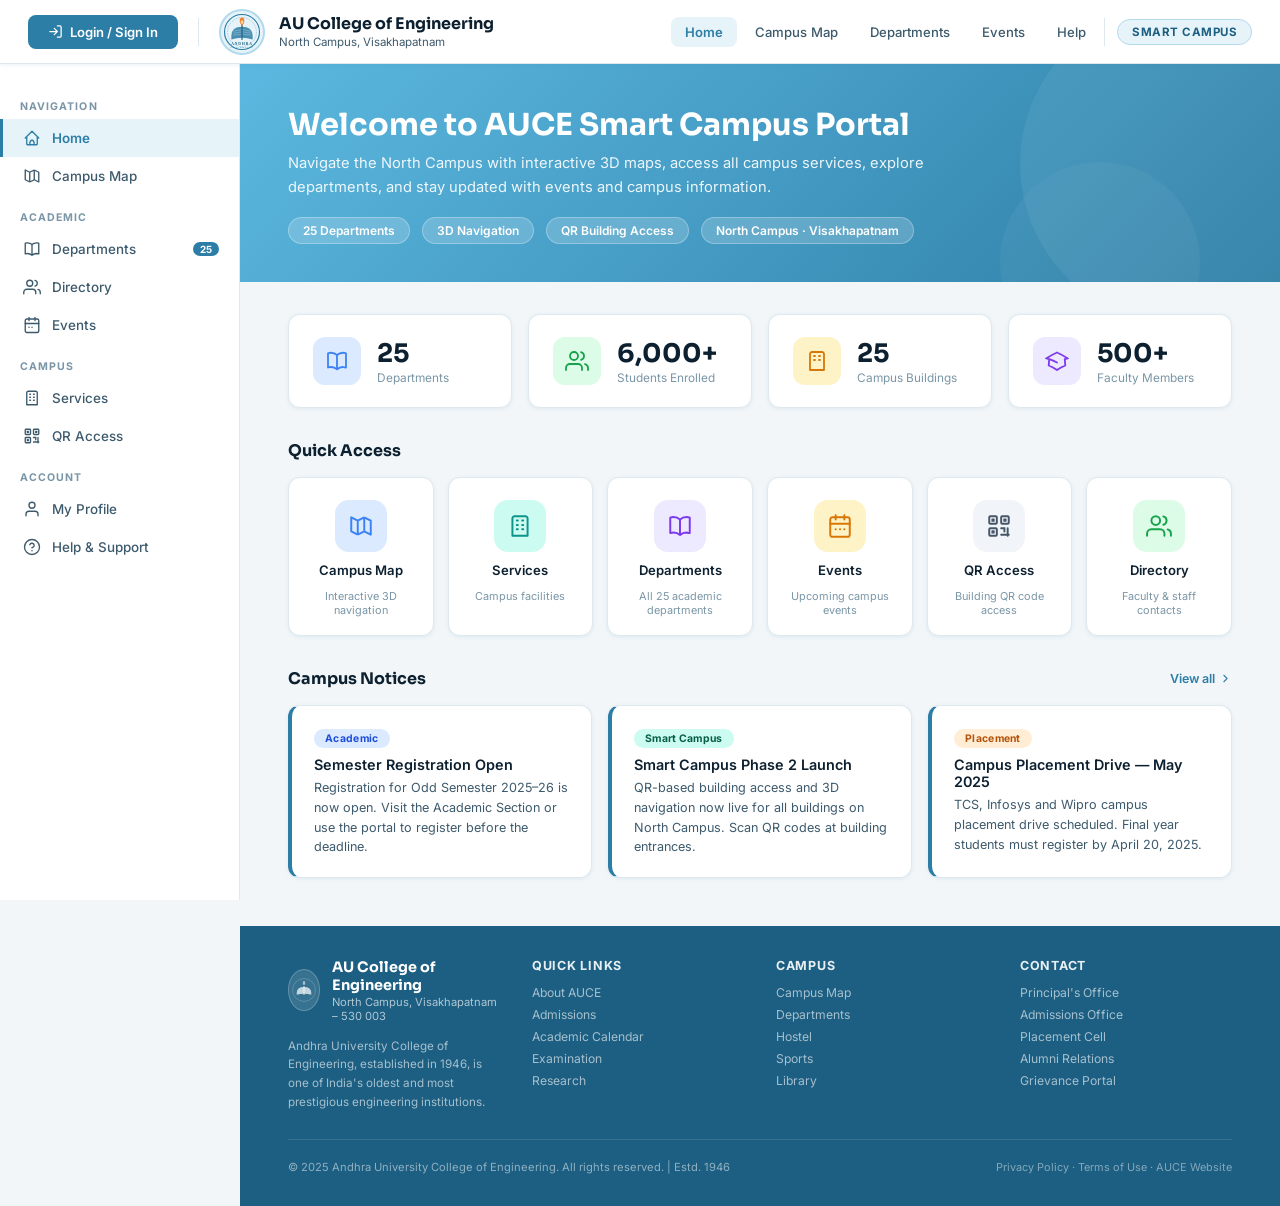
<file: portal2.html>
<!DOCTYPE html>
<html lang="en">
<head>
<meta charset="UTF-8">
<meta name="viewport" content="width=device-width, initial-scale=1.0">
<title>AUCE Smart Campus Navigation Portal</title>
<link href="https://fonts.googleapis.com/css2?family=Inter:wght@300;400;500;600;700;800&family=Sora:wght@400;600;700;800&display=swap" rel="stylesheet">
<style>
/* ═══════════════════════════════════
   DESIGN TOKENS
═══════════════════════════════════ */
:root {
  --blue:#4a9ec8;
  --blue-d:#2d7ea6;
  --blue-dk:#1d5f82;
  --blue-l:#e6f4fa;
  --blue-m:#b3d9ed;
  --hero-a:#5cb8e0;
  --hero-b:#2d7ea6;
  --white:#ffffff;
  --bg:#f2f6f9;
  --card:#ffffff;
  --border:#dde8ef;
  --text:#0d2030;
  --text-s:#3d5a6c;
  --text-m:#7a96a6;
  --r:12px;
  --r-lg:18px;
  --sh:0 1px 4px rgba(45,126,166,.10);
  --sh-md:0 4px 16px rgba(45,126,166,.14);
  --sh-lg:0 8px 32px rgba(45,126,166,.18);
  --nav-w:240px;
  --top-h:64px;
}
*{box-sizing:border-box;margin:0;padding:0;}
body{font-family:'Inter',sans-serif;background:var(--bg);color:var(--text);min-height:100vh;overflow-x:hidden;}

/* ═══════════════════════════════════
   TOP NAVIGATION BAR
═══════════════════════════════════ */
.topnav {
  position:fixed;top:0;left:0;right:0;
  height:var(--top-h);
  background:var(--white);
  border-bottom:1px solid var(--border);
  box-shadow:var(--sh);
  display:flex;align-items:center;
  padding:0 28px;gap:20px;
  z-index:1000;
}
/* LEFT: Login button */
.topnav-login {
  flex-shrink:0;
  background:var(--blue-d);
  color:#fff;
  border:none;
  border-radius:8px;
  padding:9px 20px;
  font-family:'Inter',sans-serif;
  font-size:.82rem;
  font-weight:600;
  cursor:pointer;
  display:flex;align-items:center;gap:7px;
  transition:.15s;
  white-space:nowrap;
}
.topnav-login:hover{background:var(--blue-dk);}
.topnav-login svg{width:15px;height:15px;stroke:#fff;fill:none;stroke-width:2;}

/* DIVIDER */
.topnav-div{width:1px;height:28px;background:var(--border);flex-shrink:0;}

/* CENTER: Logo + University name */
.topnav-brand{display:flex;align-items:center;gap:14px;flex:1;}
.brand-emblem{width:46px;height:46px;border-radius:50%;border:2px solid var(--blue-m);background:var(--blue-l);display:flex;align-items:center;justify-content:center;flex-shrink:0;overflow:hidden;}
.brand-emblem svg{width:38px;height:38px;}
.brand-text h1{font-family:'Sora',sans-serif;font-size:1rem;font-weight:700;color:var(--text);line-height:1.2;}
.brand-text p{font-size:.72rem;color:var(--text-s);margin-top:1px;}

/* RIGHT: Nav links + smart campus badge */
.topnav-links{display:flex;align-items:center;gap:4px;margin-left:auto;}
.tnl{padding:7px 14px;border-radius:8px;font-size:.82rem;font-weight:500;color:var(--text-s);cursor:pointer;transition:.14s;white-space:nowrap;border:none;background:none;font-family:'Inter',sans-serif;}
.tnl:hover{background:var(--blue-l);color:var(--blue-d);}
.tnl.active{background:var(--blue-l);color:var(--blue-d);font-weight:600;}
.topnav-badge{background:var(--blue-l);border:1px solid var(--blue-m);border-radius:20px;padding:5px 14px;font-size:.72rem;font-weight:700;color:var(--blue-dk);letter-spacing:.04em;margin-left:8px;}

/* ═══════════════════════════════════
   LAYOUT: SIDEBAR + MAIN
═══════════════════════════════════ */
.layout{display:flex;margin-top:var(--top-h);min-height:calc(100vh - var(--top-h));}

/* SIDEBAR */
.sidebar{
  width:var(--nav-w);
  background:var(--white);
  border-right:1px solid var(--border);
  position:fixed;
  top:var(--top-h);
  left:0;
  bottom:0;
  overflow-y:auto;
  overflow-x:hidden;
  padding:20px 0 32px;
  display:flex;flex-direction:column;
  z-index:900;
}
.sidebar::-webkit-scrollbar{width:4px;}
.sidebar::-webkit-scrollbar-track{background:transparent;}
.sidebar::-webkit-scrollbar-thumb{background:var(--blue-m);border-radius:2px;}
.sb-section{font-size:.66rem;font-weight:700;color:var(--text-m);text-transform:uppercase;letter-spacing:.1em;padding:0 20px;margin:16px 0 6px;}
.sb-item{
  display:flex;align-items:center;gap:11px;
  padding:10px 20px;
  font-size:.84rem;font-weight:500;color:var(--text-s);
  cursor:pointer;transition:.13s;
  border-left:3px solid transparent;
}
.sb-item svg{width:18px;height:18px;stroke:currentColor;fill:none;stroke-width:1.8;flex-shrink:0;}
.sb-item:hover{background:var(--blue-l);color:var(--blue-d);}
.sb-item.active{background:var(--blue-l);color:var(--blue-d);font-weight:600;border-left-color:var(--blue-d);}
.sb-item .sb-badge{margin-left:auto;background:var(--blue-d);color:#fff;border-radius:10px;padding:1px 7px;font-size:.62rem;font-weight:700;}

/* MAIN CONTENT */
.main{margin-left:var(--nav-w);flex:1;min-height:calc(100vh - var(--top-h));display:flex;flex-direction:column;}

/* ═══════════════════════════════════
   PAGES
═══════════════════════════════════ */
.page{display:none;flex:1;flex-direction:column;}
.page.active{display:flex;}

/* HERO — uniform blue across all pages */
.hero{
  background:linear-gradient(135deg,var(--hero-a) 0%,var(--hero-b) 100%);
  color:#fff;
  padding:42px 48px 38px;
  position:relative;
  overflow:hidden;
}
.hero::after{
  content:'';
  position:absolute;right:-60px;top:-60px;
  width:320px;height:320px;
  border-radius:50%;
  background:rgba(255,255,255,.06);
  pointer-events:none;
}
.hero::before{
  content:'';
  position:absolute;right:80px;bottom:-80px;
  width:200px;height:200px;
  border-radius:50%;
  background:rgba(255,255,255,.04);
  pointer-events:none;
}
.hero-row{display:flex;align-items:center;gap:12px;margin-bottom:8px;}
.hero-row svg{width:28px;height:28px;stroke:#fff;fill:none;flex-shrink:0;}
.hero h2{font-family:'Sora',sans-serif;font-size:1.9rem;font-weight:700;line-height:1.25;color:#fff;}
.hero p{font-size:.92rem;opacity:.9;line-height:1.6;max-width:680px;margin-top:8px;}
.hero-meta{display:flex;gap:12px;margin-top:18px;flex-wrap:wrap;}
.hero-chip{background:rgba(255,255,255,.18);border:1px solid rgba(255,255,255,.28);border-radius:20px;padding:5px 14px;font-size:.75rem;font-weight:600;color:#fff;}

/* PAGE BODY */
.page-body{padding:32px 48px 48px;display:flex;flex-direction:column;gap:32px;}

/* SECTION HEADER */
.sec-hdr{display:flex;align-items:center;justify-content:space-between;margin-bottom:16px;}
.sec-title{font-family:'Sora',sans-serif;font-size:1rem;font-weight:700;color:var(--text);}
.sec-link{font-size:.78rem;font-weight:600;color:var(--blue-d);cursor:pointer;display:flex;align-items:center;gap:4px;}
.sec-link svg{width:13px;height:13px;stroke:currentColor;fill:none;stroke-width:2;}

/* ═══════════════════════════════════
   HOME — QUICK ACCESS GRID
═══════════════════════════════════ */
.qa-grid{display:grid;grid-template-columns:repeat(6,1fr);gap:14px;}
.qa-card{background:var(--card);border-radius:var(--r);border:1px solid var(--border);box-shadow:var(--sh);padding:22px 14px 18px;display:flex;flex-direction:column;align-items:center;gap:10px;cursor:pointer;transition:all .18s;}
.qa-card:hover{box-shadow:var(--sh-md);transform:translateY(-3px);border-color:var(--blue-m);}
.qa-ico{width:52px;height:52px;border-radius:14px;display:flex;align-items:center;justify-content:center;}
.qa-ico svg{width:26px;height:26px;stroke:currentColor;fill:none;stroke-width:1.8;}
.qa-lbl{font-size:.82rem;font-weight:600;color:var(--text);text-align:center;line-height:1.3;}
.qa-sub{font-size:.68rem;color:var(--text-m);text-align:center;line-height:1.3;}

/* NOTICE CARDS */
.notices-grid{display:grid;grid-template-columns:repeat(3,1fr);gap:16px;}
.notice-card{background:var(--card);border-radius:var(--r);border:1px solid var(--border);box-shadow:var(--sh);padding:20px 22px;border-left:4px solid var(--blue-d);}
.notice-card h4{font-size:.9rem;font-weight:600;color:var(--text);margin-bottom:5px;}
.notice-card p{font-size:.79rem;color:var(--text-s);line-height:1.55;}
.ntag{display:inline-block;padding:3px 11px;border-radius:20px;font-size:.65rem;font-weight:700;margin-bottom:8px;letter-spacing:.03em;}
.nt-b{background:#dbeafe;color:#1d4ed8;}
.nt-t{background:#ccfbf1;color:#065f46;}
.nt-o{background:#ffedd5;color:#b45309;}

/* STATS ROW */
.stats-row{display:grid;grid-template-columns:repeat(4,1fr);gap:16px;}
.stat-card{background:var(--card);border-radius:var(--r);border:1px solid var(--border);box-shadow:var(--sh);padding:22px 24px;display:flex;align-items:center;gap:16px;}
.stat-ico{width:48px;height:48px;border-radius:12px;display:flex;align-items:center;justify-content:center;flex-shrink:0;}
.stat-ico svg{width:24px;height:24px;stroke:currentColor;fill:none;stroke-width:1.8;}
.stat-num{font-family:'Sora',sans-serif;font-size:1.6rem;font-weight:700;color:var(--text);}
.stat-lbl{font-size:.74rem;color:var(--text-m);margin-top:2px;}

/* ═══════════════════════════════════
   3D MAP
═══════════════════════════════════ */
.map-layout{display:grid;grid-template-columns:1fr 300px;gap:20px;}
.map-wrap{background:var(--card);border-radius:var(--r-lg);border:1px solid var(--border);box-shadow:var(--sh);overflow:hidden;}
.map-3d{width:100%;height:480px;background:linear-gradient(160deg,#0d2035 0%,#1b4468 100%);position:relative;}
.map-3d svg{width:100%;height:100%;}
.map-filters{display:flex;gap:8px;padding:14px 18px;border-bottom:1px solid var(--border);flex-wrap:wrap;}
.mfbtn{padding:6px 16px;border-radius:20px;font-size:.75rem;font-weight:600;border:1.5px solid var(--border);background:#fff;color:var(--text-s);cursor:pointer;white-space:nowrap;font-family:'Inter',sans-serif;transition:.14s;}
.mfbtn.active,.mfbtn:hover{background:var(--blue-d);color:#fff;border-color:var(--blue-d);}
.map-info-panel{padding:18px 20px;}
.map-info-panel h3{font-family:'Sora',sans-serif;font-size:1rem;font-weight:700;color:var(--text);}
.map-info-panel p{font-size:.8rem;color:var(--text-s);margin-top:4px;line-height:1.55;}
.map-tags{display:flex;flex-wrap:wrap;gap:6px;margin-top:10px;}
.mtag{background:var(--blue-l);border:1px solid var(--border);border-radius:8px;padding:3px 10px;font-size:.68rem;font-weight:600;color:var(--blue-dk);}
/* Map side panel */
.map-side{display:flex;flex-direction:column;gap:14px;}
.landmark-card{background:var(--card);border-radius:var(--r);border:1px solid var(--border);box-shadow:var(--sh);overflow:hidden;}
.landmark-title{font-size:.75rem;font-weight:700;color:var(--text-s);text-transform:uppercase;letter-spacing:.07em;padding:14px 16px 10px;border-bottom:1px solid var(--border);}
.lm-item{display:flex;align-items:center;gap:10px;padding:11px 16px;border-bottom:1px solid var(--border);cursor:pointer;transition:.12s;}
.lm-item:last-child{border-bottom:none;}
.lm-item:hover{background:var(--blue-l);}
.lm-dot{width:8px;height:8px;border-radius:50%;background:var(--blue-d);flex-shrink:0;}
.lm-name{font-size:.82rem;font-weight:600;color:var(--text);}
.lm-type{font-size:.7rem;color:var(--text-m);margin-left:auto;}

/* ═══════════════════════════════════
   DIRECTORY
═══════════════════════════════════ */
.dir-layout{display:grid;grid-template-columns:1fr;gap:20px;}
.dir-toolbar{display:flex;align-items:center;gap:14px;}
.search-box{position:relative;flex:1;max-width:480px;}
.search-box input{width:100%;padding:10px 16px 10px 42px;border:1.5px solid var(--border);border-radius:10px;font-family:'Inter',sans-serif;font-size:.86rem;color:var(--text);background:#fff;outline:none;transition:.14s;}
.search-box input:focus{border-color:var(--blue);}
.search-box input::placeholder{color:var(--text-m);}
.s-ico{position:absolute;left:14px;top:50%;transform:translateY(-50%);color:var(--text-m);}
.s-ico svg{width:16px;height:16px;stroke:currentColor;fill:none;stroke-width:2;}
.tab-row{display:flex;gap:4px;background:var(--bg);border-radius:10px;padding:4px;}
.tab-btn{padding:8px 20px;border-radius:8px;font-size:.82rem;font-weight:600;color:var(--text-s);cursor:pointer;border:none;background:none;font-family:'Inter',sans-serif;transition:.13s;display:flex;align-items:center;gap:6px;}
.tab-btn svg{width:14px;height:14px;stroke:currentColor;fill:none;stroke-width:1.8;}
.tab-btn.active{background:#fff;color:var(--blue-d);box-shadow:var(--sh);}
.dir-table{background:var(--card);border-radius:var(--r-lg);border:1px solid var(--border);box-shadow:var(--sh);overflow:hidden;}
.dir-row{display:grid;align-items:center;padding:14px 20px;border-bottom:1px solid var(--border);cursor:pointer;transition:.12s;}
.dir-row:last-child{border-bottom:none;}
.dir-row:hover{background:var(--blue-l);}
.dir-row.bldg-row{grid-template-columns:44px 1fr 140px 100px 80px 40px;}
.dir-row.dept-row{grid-template-columns:44px 1fr 120px 80px 100px 40px;}
.dir-head{background:var(--bg);font-size:.72rem;font-weight:700;color:var(--text-m);text-transform:uppercase;letter-spacing:.06em;cursor:default!important;}
.dir-head:hover{background:var(--bg)!important;}
.dir-ava{width:36px;height:36px;border-radius:9px;display:flex;align-items:center;justify-content:center;flex-shrink:0;}
.dir-ava svg{width:17px;height:17px;stroke:currentColor;fill:none;stroke-width:1.8;}
.dir-cell{font-size:.83rem;color:var(--text);}
.dir-cell.muted{color:var(--text-s);font-size:.78rem;}
.dir-cell.bold{font-weight:600;}
.type-chip{display:inline-block;padding:3px 10px;border-radius:20px;font-size:.68rem;font-weight:600;background:var(--blue-l);color:var(--blue-dk);}
.dir-chev{color:var(--text-m);}
.dir-chev svg{width:14px;height:14px;stroke:currentColor;fill:none;stroke-width:2;}
/* Expanded dept row */
.dept-expand{display:none;background:#f7fbfe;padding:16px 20px 18px 84px;border-bottom:1px solid var(--border);}
.dept-expand.open{display:block;}
.dept-expand p{font-size:.8rem;color:var(--text-s);line-height:1.6;margin-bottom:8px;}
.dept-expand .de-grid{display:grid;grid-template-columns:repeat(4,1fr);gap:8px;margin-top:8px;}
.de-item{font-size:.75rem;color:var(--text-s);background:#fff;border:1px solid var(--border);border-radius:8px;padding:4px 10px;}

/* ═══════════════════════════════════
   QR PAGE
═══════════════════════════════════ */
.qr-layout{display:grid;grid-template-columns:repeat(4,1fr);gap:18px;}
.qr-card{background:var(--card);border-radius:var(--r-lg);border:1px solid var(--border);box-shadow:var(--sh);padding:24px;display:flex;flex-direction:column;align-items:center;gap:14px;cursor:pointer;transition:all .18s;}
.qr-card:hover{box-shadow:var(--sh-md);transform:translateY(-3px);border-color:var(--blue-m);}
.qr-box{width:130px;height:130px;border:1.5px solid var(--border);border-radius:10px;background:#fff;display:flex;align-items:center;justify-content:center;}
.qr-name{font-family:'Sora',sans-serif;font-size:.9rem;font-weight:700;color:var(--text);text-align:center;}
.qr-loc{font-size:.74rem;color:var(--text-m);text-align:center;}
.qr-code-tag{font-size:.68rem;font-weight:700;color:var(--blue-dk);background:var(--blue-l);border-radius:8px;padding:3px 10px;}

/* ═══════════════════════════════════
   EVENTS PAGE
═══════════════════════════════════ */
.events-layout{display:grid;grid-template-columns:1fr 340px;gap:24px;}
.events-list{display:flex;flex-direction:column;gap:14px;}
.ev-card{background:var(--card);border-radius:var(--r);border:1px solid var(--border);box-shadow:var(--sh);padding:20px 24px;display:flex;gap:18px;align-items:flex-start;cursor:pointer;transition:.15s;}
.ev-card:hover{box-shadow:var(--sh-md);border-color:var(--blue-m);}
.ev-date{background:var(--blue-d);color:#fff;border-radius:10px;padding:10px 12px;text-align:center;min-width:52px;flex-shrink:0;}
.ev-day{font-family:'Sora',sans-serif;font-size:1.5rem;font-weight:700;line-height:1;}
.ev-mon{font-size:.62rem;font-weight:700;letter-spacing:.07em;opacity:.9;text-transform:uppercase;}
.ev-info{flex:1;}
.ev-info h4{font-family:'Sora',sans-serif;font-size:.95rem;font-weight:700;color:var(--text);margin-bottom:4px;}
.ev-info p{font-size:.8rem;color:var(--text-s);line-height:1.5;}
.ev-tag{display:inline-block;margin-top:8px;padding:3px 11px;border-radius:20px;font-size:.67rem;font-weight:700;background:var(--blue-l);color:var(--blue-dk);}
/* Events side */
.ev-side{display:flex;flex-direction:column;gap:14px;}
.ev-side-card{background:var(--card);border-radius:var(--r);border:1px solid var(--border);box-shadow:var(--sh);padding:20px;}
.ev-side-card h4{font-family:'Sora',sans-serif;font-size:.9rem;font-weight:700;color:var(--text);margin-bottom:12px;}

/* ═══════════════════════════════════
   SERVICES PAGE
═══════════════════════════════════ */
.svc-grid{display:grid;grid-template-columns:repeat(4,1fr);gap:16px;}
.svc-card{background:var(--card);border-radius:var(--r-lg);border:1px solid var(--border);box-shadow:var(--sh);padding:24px 20px;display:flex;flex-direction:column;align-items:center;gap:10px;cursor:pointer;transition:all .18s;text-align:center;}
.svc-card:hover{box-shadow:var(--sh-md);transform:translateY(-2px);border-color:var(--blue-m);}
.svc-ico{width:52px;height:52px;border-radius:14px;display:flex;align-items:center;justify-content:center;}
.svc-ico svg{width:26px;height:26px;stroke:currentColor;fill:none;stroke-width:1.8;}
.svc-name{font-size:.88rem;font-weight:700;color:var(--text);}
.svc-desc{font-size:.72rem;color:var(--text-m);line-height:1.45;}

/* ═══════════════════════════════════
   HELP PAGE
═══════════════════════════════════ */
.help-layout{display:grid;grid-template-columns:1fr 360px;gap:24px;}
.help-main{display:flex;flex-direction:column;gap:20px;}
.guide-card{background:var(--card);border-radius:var(--r-lg);border:1px solid var(--border);box-shadow:var(--sh);overflow:hidden;}
.guide-hdr{font-family:'Sora',sans-serif;font-size:.95rem;font-weight:700;color:var(--text);padding:18px 22px;border-bottom:1px solid var(--border);}
.guide-row{display:flex;align-items:center;gap:14px;padding:16px 22px;border-bottom:1px solid var(--border);cursor:pointer;transition:.12s;}
.guide-row:last-child{border-bottom:none;}
.guide-row:hover{background:var(--blue-l);}
.g-ico{width:40px;height:40px;border-radius:10px;display:flex;align-items:center;justify-content:center;flex-shrink:0;}
.g-ico svg{width:20px;height:20px;stroke:currentColor;fill:none;stroke-width:1.8;}
.g-txt h4{font-size:.86rem;font-weight:600;color:var(--text);}
.g-txt p{font-size:.74rem;color:var(--text-s);margin-top:1px;}
.g-chev{margin-left:auto;color:var(--text-m);}
.g-chev svg{width:14px;height:14px;stroke:currentColor;fill:none;stroke-width:2;}
.faq-card{background:var(--card);border-radius:var(--r-lg);border:1px solid var(--border);box-shadow:var(--sh);overflow:hidden;}
.faq-hdr{font-family:'Sora',sans-serif;font-size:.95rem;font-weight:700;color:var(--text);padding:18px 22px;border-bottom:1px solid var(--border);display:flex;align-items:center;gap:8px;}
.faq-hdr svg{width:18px;height:18px;stroke:var(--text-m);fill:none;stroke-width:1.8;}
.faq-item{border-bottom:1px solid var(--border);}
.faq-item:last-child{border-bottom:none;}
.faq-q{padding:15px 22px;font-size:.84rem;font-weight:500;color:var(--text);cursor:pointer;display:flex;justify-content:space-between;align-items:center;gap:12px;font-family:'Inter',sans-serif;background:none;border:none;width:100%;text-align:left;transition:.12s;}
.faq-q:hover{background:var(--blue-l);}
.f-arr{flex-shrink:0;transition:transform .2s;}
.f-arr svg{width:14px;height:14px;stroke:var(--text-m);fill:none;stroke-width:2;}
.faq-a{display:none;padding:0 22px 15px;font-size:.8rem;color:var(--text-s);line-height:1.6;border-top:1px solid var(--border);}
.faq-a.open{display:block;}
/* Help side */
.help-side{display:flex;flex-direction:column;gap:16px;}
.con-grid{display:grid;grid-template-columns:1fr 1fr;gap:12px;}
.con-card{background:var(--card);border-radius:var(--r);border:1px solid var(--border);box-shadow:var(--sh);padding:16px;text-align:center;}
.con-ico{width:38px;height:38px;border-radius:9px;display:flex;align-items:center;justify-content:center;margin:0 auto 8px;}
.con-ico svg{width:18px;height:18px;stroke:currentColor;fill:none;stroke-width:1.8;}
.con-card h4{font-size:.8rem;font-weight:700;color:var(--text);}
.con-card p{font-size:.68rem;color:var(--text-m);margin-top:1px;}
.con-card a{display:block;font-size:.77rem;font-weight:700;color:var(--blue-d);text-decoration:none;margin-top:5px;}

/* ═══════════════════════════════════
   PROFILE PAGE
═══════════════════════════════════ */
.profile-layout{display:grid;grid-template-columns:320px 1fr;gap:24px;align-items:start;}
.profile-card{background:var(--card);border-radius:var(--r-lg);border:1px solid var(--border);box-shadow:var(--sh);overflow:hidden;}
.profile-hero-sec{background:linear-gradient(135deg,var(--hero-a),var(--hero-b));padding:32px 24px;display:flex;flex-direction:column;align-items:center;text-align:center;position:relative;}
.p-ava{width:90px;height:90px;border-radius:50%;background:rgba(255,255,255,.2);border:3px solid rgba(255,255,255,.4);display:flex;align-items:center;justify-content:center;margin-bottom:14px;position:relative;}
.p-ava svg{width:48px;height:48px;stroke:#fff;fill:none;stroke-width:1.5;}
.p-cam{position:absolute;bottom:-2px;right:-2px;width:26px;height:26px;background:#fff;border-radius:50%;display:flex;align-items:center;justify-content:center;cursor:pointer;}
.p-cam svg{width:13px;height:13px;stroke:var(--blue-d);fill:none;stroke-width:1.8;}
.profile-hero-sec h2{font-family:'Sora',sans-serif;font-size:1.2rem;font-weight:700;color:#fff;}
.profile-hero-sec p{font-size:.78rem;color:rgba(255,255,255,.85);margin-top:3px;}
.p-badges{display:flex;flex-wrap:wrap;gap:7px;justify-content:center;margin-top:12px;}
.pbdg{background:rgba(255,255,255,.18);border:1px solid rgba(255,255,255,.3);border-radius:20px;padding:4px 12px;font-size:.68rem;font-weight:600;color:#fff;}
.p-edit-btn{position:absolute;top:16px;right:16px;background:rgba(255,255,255,.18);border:1px solid rgba(255,255,255,.3);border-radius:8px;padding:5px 10px;font-size:.7rem;font-weight:600;color:#fff;cursor:pointer;display:flex;align-items:center;gap:5px;font-family:'Inter',sans-serif;}
.p-edit-btn svg{width:12px;height:12px;stroke:#fff;fill:none;stroke-width:2;}
.p-info-list{padding:0;}
.p-info-row{display:flex;align-items:center;gap:12px;padding:14px 20px;border-bottom:1px solid var(--border);}
.p-info-row:last-child{border-bottom:none;}
.pi-ico{width:32px;height:32px;border-radius:8px;display:flex;align-items:center;justify-content:center;flex-shrink:0;}
.pi-ico svg{width:15px;height:15px;fill:none;stroke-width:1.8;}
.pi-lbl{font-size:.66rem;color:var(--text-m);font-weight:600;text-transform:uppercase;letter-spacing:.05em;}
.pi-val{font-size:.83rem;font-weight:600;color:var(--text);margin-top:2px;}
/* Right side */
.profile-right{display:flex;flex-direction:column;gap:20px;}
.pinfo-box{background:var(--card);border-radius:var(--r-lg);border:1px solid var(--border);box-shadow:var(--sh);overflow:hidden;}
.pinfo-ttl{font-family:'Sora',sans-serif;font-size:.9rem;font-weight:700;color:var(--text);padding:18px 22px;border-bottom:1px solid var(--border);}
.pinfo-grid{display:grid;grid-template-columns:repeat(3,1fr);}
.pic{padding:16px 20px;border-bottom:1px solid var(--border);border-right:1px solid var(--border);}
.pic:nth-child(3n){border-right:none;}
.pic:nth-last-child(-n+3){border-bottom:none;}
.pic-ico{display:flex;align-items:center;gap:7px;margin-bottom:4px;}
.pic-ico svg{width:14px;height:14px;fill:none;stroke-width:1.8;}
.pic-lbl{font-size:.63rem;color:var(--text-m);font-weight:600;text-transform:uppercase;letter-spacing:.05em;}
.pic-val{font-size:.85rem;font-weight:600;color:var(--text);margin-top:3px;}
.p-actions-grid{display:grid;grid-template-columns:repeat(3,1fr);gap:12px;}
.pact{background:var(--card);border-radius:var(--r);border:1px solid var(--border);box-shadow:var(--sh);padding:18px 16px;display:flex;align-items:center;gap:12px;cursor:pointer;transition:.13s;}
.pact:hover{border-color:var(--blue);background:var(--blue-l);box-shadow:var(--sh-md);}
.pact-ico{width:40px;height:40px;border-radius:10px;display:flex;align-items:center;justify-content:center;flex-shrink:0;}
.pact-ico svg{width:19px;height:19px;stroke:currentColor;fill:none;stroke-width:1.8;}
.pact-lbl{font-size:.82rem;font-weight:600;color:var(--text);}

/* ═══════════════════════════════════
   ICON COLOR HELPERS
═══════════════════════════════════ */
.i-bl{background:#dbeafe;color:#3b82f6;}
.i-tl{background:#ccfbf1;color:#0d9488;}
.i-vi{background:#ede9fe;color:#7c3aed;}
.i-am{background:#fef3c7;color:#d97706;}
.i-sl{background:#f1f5f9;color:#475569;}
.i-gr{background:#dcfce7;color:#16a34a;}
.i-ro{background:#ffe4e6;color:#e11d48;}
.i-or{background:#ffedd5;color:#f97316;}
.i-in{background:#e0e7ff;color:#4f46e5;}
.i-cy{background:#cffafe;color:#0891b2;}
.i-li{background:#ecfccb;color:#65a30d;}
.i-pk{background:#fce7f3;color:#db2777;}

/* PRIMARY BUTTON */
.prim-btn{display:inline-flex;align-items:center;gap:8px;padding:10px 22px;background:var(--blue-d);color:#fff;border:none;border-radius:9px;font-family:'Inter',sans-serif;font-size:.84rem;font-weight:600;cursor:pointer;transition:.14s;}
.prim-btn:hover{background:var(--blue-dk);}
.prim-btn svg{width:16px;height:16px;stroke:#fff;fill:none;stroke-width:1.8;}

/* ═══════════════════════════════════
   FOOTER
═══════════════════════════════════ */
.footer{background:var(--blue-dk);color:#fff;padding:32px 48px;margin-top:auto;}
.footer-inner{display:grid;grid-template-columns:1fr 1fr 1fr 1fr;gap:32px;}
.ft-brand{display:flex;align-items:center;gap:12px;margin-bottom:14px;}
.ft-emblem{width:42px;height:42px;border-radius:50%;background:rgba(255,255,255,.12);border:1px solid rgba(255,255,255,.22);display:flex;align-items:center;justify-content:center;}
.ft-emblem svg{width:26px;height:26px;}
.ft-brand-txt h3{font-family:'Sora',sans-serif;font-size:.9rem;font-weight:700;}
.ft-brand-txt p{font-size:.7rem;opacity:.65;margin-top:1px;}
.ft-col h4{font-size:.78rem;font-weight:700;color:rgba(255,255,255,.9);margin-bottom:12px;text-transform:uppercase;letter-spacing:.06em;}
.ft-col a{display:block;font-size:.76rem;color:rgba(255,255,255,.6);text-decoration:none;margin-bottom:7px;transition:.13s;}
.ft-col a:hover{color:#fff;}
.footer-bottom{margin-top:28px;padding-top:20px;border-top:1px solid rgba(255,255,255,.12);display:flex;justify-content:space-between;align-items:center;}
.footer-bottom p{font-size:.7rem;opacity:.5;}
.footer-copy{font-size:.68rem;opacity:.45;}

/* ═══════════════════════════════════
   MODAL (Login)
═══════════════════════════════════ */
.modal-overlay{display:none;position:fixed;inset:0;background:rgba(10,25,40,.52);z-index:2000;align-items:center;justify-content:center;}
.modal-overlay.open{display:flex;}
.modal-box{background:#fff;border-radius:var(--r-lg);padding:40px 42px;width:440px;box-shadow:0 20px 60px rgba(45,126,166,.25);position:relative;}
.modal-close{position:absolute;top:16px;right:16px;background:var(--bg);border:none;border-radius:8px;width:32px;height:32px;display:flex;align-items:center;justify-content:center;cursor:pointer;color:var(--text-m);}
.modal-close svg{width:16px;height:16px;stroke:currentColor;fill:none;stroke-width:2;}
.modal-logo{display:flex;align-items:center;gap:12px;margin-bottom:24px;}
.modal-logo svg{width:38px;height:38px;}
.modal-logo div h3{font-family:'Sora',sans-serif;font-size:.95rem;font-weight:700;color:var(--text);}
.modal-logo div p{font-size:.7rem;color:var(--text-m);}
.modal-box h2{font-family:'Sora',sans-serif;font-size:1.4rem;font-weight:700;color:var(--text);margin-bottom:6px;}
.modal-box>p{font-size:.82rem;color:var(--text-s);margin-bottom:28px;}
.form-lbl{display:block;font-size:.73rem;font-weight:600;color:var(--text-s);margin-bottom:6px;text-transform:uppercase;letter-spacing:.04em;}
.form-inp{width:100%;padding:11px 14px;border:1.5px solid var(--border);border-radius:9px;font-family:'Inter',sans-serif;font-size:.86rem;color:var(--text);outline:none;margin-bottom:16px;transition:.13s;}
.form-inp:focus{border-color:var(--blue);}
.form-submit{width:100%;padding:13px;background:var(--blue-d);color:#fff;border:none;border-radius:9px;font-family:'Inter',sans-serif;font-size:.88rem;font-weight:700;cursor:pointer;transition:.13s;margin-top:4px;}
.form-submit:hover{background:var(--blue-dk);}
.form-forgot{text-align:center;margin-top:12px;font-size:.75rem;color:var(--blue-d);cursor:pointer;}
.form-divider{display:flex;align-items:center;gap:12px;margin:18px 0;}
.form-divider::before,.form-divider::after{content:'';flex:1;height:1px;background:var(--border);}
.form-divider span{font-size:.72rem;color:var(--text-m);}

/* TOAST */
.toast{position:fixed;bottom:28px;left:50%;transform:translateX(-50%) translateY(10px);background:var(--blue-dk);color:#fff;padding:10px 22px;border-radius:24px;font-size:.8rem;font-weight:500;opacity:0;pointer-events:none;z-index:3000;white-space:nowrap;transition:all .26s;box-shadow:var(--sh-md);}
.toast.show{opacity:1;transform:translateX(-50%) translateY(0);}
</style>
</head>
<body>

<!-- ══════════════════════════════════
     TOP NAVIGATION BAR
══════════════════════════════════ -->
<header class="topnav">
  <!-- LEFT: Login button -->
  <button class="topnav-login" onclick="openLogin()">
    <svg viewBox="0 0 24 24"><path d="M15 3h4a2 2 0 012 2v14a2 2 0 01-2 2h-4M10 17l5-5-5-5M15 12H3" stroke-linecap="round" stroke-linejoin="round"/></svg>
    Login / Sign In
  </button>
  <div class="topnav-div"></div>

  <!-- CENTER: Brand -->
  <div class="topnav-brand">
    <div class="brand-emblem">
      <svg viewBox="0 0 100 100" fill="none" xmlns="http://www.w3.org/2000/svg">
        <circle cx="50" cy="50" r="46" fill="#e6f4fa" stroke="#2d7ea6" stroke-width="3"/>
        <circle cx="50" cy="50" r="38" fill="none" stroke="#4a9ec8" stroke-width="1.2" stroke-dasharray="4 3"/>
        <path d="M22 60 Q22 36 50 36 Q78 36 78 60 L78 70 Q50 60 22 70 Z" fill="#2d7ea6" opacity=".85"/>
        <rect x="48.5" y="33" width="3" height="38" rx="1.5" fill="#1d5f82"/>
        <line x1="28" y1="48" x2="47" y2="44" stroke="white" stroke-width="1.1" opacity=".6" stroke-linecap="round"/>
        <line x1="28" y1="53" x2="47" y2="50" stroke="white" stroke-width="1.1" opacity=".6" stroke-linecap="round"/>
        <line x1="28" y1="58" x2="47" y2="56" stroke="white" stroke-width="1.1" opacity=".6" stroke-linecap="round"/>
        <line x1="72" y1="48" x2="53" y2="44" stroke="white" stroke-width="1.1" opacity=".6" stroke-linecap="round"/>
        <line x1="72" y1="53" x2="53" y2="50" stroke="white" stroke-width="1.1" opacity=".6" stroke-linecap="round"/>
        <line x1="72" y1="58" x2="53" y2="56" stroke="white" stroke-width="1.1" opacity=".6" stroke-linecap="round"/>
        <ellipse cx="50" cy="21" rx="6" ry="9" fill="#f97316" opacity=".9"/>
        <ellipse cx="50" cy="24" rx="3.5" ry="5" fill="#fef3c7" opacity=".8"/>
        <rect x="48.5" y="28" width="3" height="8" rx="1" fill="#b45309"/>
        <text x="50" y="83" text-anchor="middle" font-family="Georgia,serif" font-size="9.5" font-weight="700" fill="#1d5f82" letter-spacing="2.5">ANDHRA</text>
        <text x="50" y="93" text-anchor="middle" font-family="Georgia,serif" font-size="7.5" fill="#2d7ea6" letter-spacing="1.5">UNIVERSITY</text>
      </svg>
    </div>
    <div class="brand-text">
      <h1>AU College of Engineering</h1>
      <p>North Campus, Visakhapatnam</p>
    </div>
  </div>

  <!-- RIGHT: Links -->
  <div class="topnav-links">
    <button class="tnl active" onclick="goPage('home')">Home</button>
    <button class="tnl" onclick="goPage('map')">Campus Map</button>
    <button class="tnl" onclick="goPage('departments')">Departments</button>
    <button class="tnl" onclick="goPage('events')">Events</button>
    <button class="tnl" onclick="goPage('help')">Help</button>
    <div class="topnav-div"></div>
    <span class="topnav-badge">SMART CAMPUS</span>
  </div>
</header>

<!-- ══════════════════════════════════
     LAYOUT WRAPPER
══════════════════════════════════ -->
<div class="layout">

  <!-- SIDEBAR -->
  <aside class="sidebar">
    <div class="sb-section">Navigation</div>
    <div class="sb-item active" id="sb-home" onclick="goPage('home')">
      <svg viewBox="0 0 24 24"><path d="M3 12L5 10M5 10L12 3L19 10M5 10V20C5 20.55 5.45 21 6 21H9M19 10L21 12M19 10V20C19 20.55 18.55 21 18 21H15M9 21C9 21 9 15 12 15C15 15 15 21 15 21M9 21H15" stroke-linecap="round" stroke-linejoin="round"/></svg>
      Home
    </div>
    <div class="sb-item" id="sb-map" onclick="goPage('map')">
      <svg viewBox="0 0 24 24"><path d="M9 20L3 17V4L9 7M9 20L15 17M9 20V7M15 17L21 20V7L15 4M15 17V4M9 7L15 4" stroke-linejoin="round"/></svg>
      Campus Map
    </div>
    <div class="sb-section">Academic</div>
    <div class="sb-item" id="sb-departments" onclick="goPage('departments')">
      <svg viewBox="0 0 24 24"><path d="M12 6.042A8.967 8.967 0 006 3.75c-1.052 0-2.062.18-3 .512v14.25A8.987 8.987 0 016 18c2.305 0 4.408.867 6 2.292m0-14.25a8.966 8.966 0 016-2.292c1.052 0 2.062.18 3 .512v14.25A8.987 8.987 0 0118 18a8.967 8.967 0 00-6 2.292m0-14.25v14.25" stroke-linecap="round" stroke-linejoin="round"/></svg>
      Departments
      <span class="sb-badge">25</span>
    </div>
    <div class="sb-item" id="sb-directory" onclick="goPage('directory')">
      <svg viewBox="0 0 24 24"><path d="M17 21v-2a4 4 0 00-4-4H5a4 4 0 00-4 4v2" stroke-linecap="round"/><circle cx="9" cy="7" r="4"/><path d="M23 21v-2a4 4 0 00-3-3.87M16 3.13a4 4 0 010 7.75" stroke-linecap="round"/></svg>
      Directory
    </div>
    <div class="sb-item" id="sb-events" onclick="goPage('events')">
      <svg viewBox="0 0 24 24"><rect x="3" y="4" width="18" height="18" rx="2"/><path d="M16 2v4M8 2v4M3 10h18" stroke-linecap="round"/><circle cx="8" cy="15" r="1" fill="currentColor" stroke="none"/><circle cx="12" cy="15" r="1" fill="currentColor" stroke="none"/></svg>
      Events
    </div>
    <div class="sb-section">Campus</div>
    <div class="sb-item" id="sb-services" onclick="goPage('services')">
      <svg viewBox="0 0 24 24"><path d="M19 21V5a2 2 0 00-2-2H7a2 2 0 00-2 2v16M5 21h14M9 7h1M14 7h1M9 11h1M14 11h1M9 15h1M14 15h1" stroke-linecap="round"/></svg>
      Services
    </div>
    <div class="sb-item" id="sb-qr" onclick="goPage('qr')">
      <svg viewBox="0 0 24 24"><rect x="3" y="3" width="7" height="7" rx="1"/><rect x="14" y="3" width="7" height="7" rx="1"/><rect x="3" y="14" width="7" height="7" rx="1"/><path d="M14 14h3v3M14 20h7M20 14v7" stroke-linecap="round"/><rect x="5" y="5" width="3" height="3" fill="currentColor" rx=".5" stroke="none"/><rect x="16" y="5" width="3" height="3" fill="currentColor" rx=".5" stroke="none"/><rect x="5" y="16" width="3" height="3" fill="currentColor" rx=".5" stroke="none"/></svg>
      QR Access
    </div>
    <div class="sb-section">Account</div>
    <div class="sb-item" id="sb-profile" onclick="goPage('profile')">
      <svg viewBox="0 0 24 24"><path d="M20 21v-2a4 4 0 00-4-4H8a4 4 0 00-4 4v2" stroke-linecap="round"/><circle cx="12" cy="7" r="4"/></svg>
      My Profile
    </div>
    <div class="sb-item" id="sb-help" onclick="goPage('help')">
      <svg viewBox="0 0 24 24"><circle cx="12" cy="12" r="10"/><path d="M9.09 9a3 3 0 015.83 1c0 2-3 3-3 3" stroke-linecap="round"/><circle cx="12" cy="17" r="1" fill="currentColor" stroke="none"/></svg>
      Help & Support
    </div>
  </aside>

  <!-- MAIN CONTENT -->
  <main class="main">

    <!-- ══════ HOME PAGE ══════ -->
    <div class="page active" id="page-home">
      <div class="hero">
        <h2>Welcome to AUCE Smart Campus Portal</h2>
        <p>Navigate the North Campus with interactive 3D maps, access all campus services, explore departments, and stay updated with events and campus information.</p>
        <div class="hero-meta">
          <span class="hero-chip">25 Departments</span>
          <span class="hero-chip">3D Navigation</span>
          <span class="hero-chip">QR Building Access</span>
          <span class="hero-chip">North Campus · Visakhapatnam</span>
        </div>
      </div>
      <div class="page-body">
        <!-- Stats -->
        <div class="stats-row">
          <div class="stat-card"><div class="stat-ico i-bl"><svg viewBox="0 0 24 24"><path d="M12 6.042A8.967 8.967 0 006 3.75c-1.052 0-2.062.18-3 .512v14.25A8.987 8.987 0 016 18c2.305 0 4.408.867 6 2.292m0-14.25a8.966 8.966 0 016-2.292c1.052 0 2.062.18 3 .512v14.25A8.987 8.987 0 0118 18a8.967 8.967 0 00-6 2.292m0-14.25v14.25" stroke-linecap="round" stroke-linejoin="round"/></svg></div><div><div class="stat-num">25</div><div class="stat-lbl">Departments</div></div></div>
          <div class="stat-card"><div class="stat-ico i-gr"><svg viewBox="0 0 24 24"><path d="M17 21v-2a4 4 0 00-4-4H5a4 4 0 00-4 4v2" stroke-linecap="round"/><circle cx="9" cy="7" r="4"/><path d="M23 21v-2a4 4 0 00-3-3.87M16 3.13a4 4 0 010 7.75" stroke-linecap="round"/></svg></div><div><div class="stat-num">6,000+</div><div class="stat-lbl">Students Enrolled</div></div></div>
          <div class="stat-card"><div class="stat-ico i-am"><svg viewBox="0 0 24 24"><path d="M19 21V5a2 2 0 00-2-2H7a2 2 0 00-2 2v16M5 21h14M9 7h1M14 7h1M9 11h1M14 11h1" stroke-linecap="round"/></svg></div><div><div class="stat-num">25</div><div class="stat-lbl">Campus Buildings</div></div></div>
          <div class="stat-card"><div class="stat-ico i-vi"><svg viewBox="0 0 24 24"><path d="M4.26 10.147a60.436 60.436 0 00-.491 6.347A48.627 48.627 0 0112 20.904a48.627 48.627 0 018.232-4.41 60.46 60.46 0 00-.491-6.347m-15.482 0a50.57 50.57 0 00-2.658-.813A59.905 59.905 0 0112 3.493a59.902 59.902 0 0110.399 5.84c-.896.248-1.783.52-2.658.814m-15.482 0A50.697 50.697 0 0112 13.489" stroke-linecap="round"/></svg></div><div><div class="stat-num">500+</div><div class="stat-lbl">Faculty Members</div></div></div>
        </div>
        <!-- Quick Access -->
        <div>
          <div class="sec-hdr"><div class="sec-title">Quick Access</div></div>
          <div class="qa-grid">
            <div class="qa-card" onclick="goPage('map')"><div class="qa-ico i-bl"><svg viewBox="0 0 24 24"><path d="M9 20L3 17V4L9 7M9 20L15 17M9 20V7M15 17L21 20V7L15 4M15 17V4M9 7L15 4" stroke-linejoin="round"/></svg></div><div class="qa-lbl">Campus Map</div><div class="qa-sub">Interactive 3D navigation</div></div>
            <div class="qa-card" onclick="goPage('services')"><div class="qa-ico i-tl"><svg viewBox="0 0 24 24"><path d="M19 21V5a2 2 0 00-2-2H7a2 2 0 00-2 2v16M5 21h14M9 7h1M14 7h1M9 11h1M14 11h1M9 15h1M14 15h1" stroke-linecap="round"/></svg></div><div class="qa-lbl">Services</div><div class="qa-sub">Campus facilities</div></div>
            <div class="qa-card" onclick="goPage('departments')"><div class="qa-ico i-vi"><svg viewBox="0 0 24 24"><path d="M12 6.042A8.967 8.967 0 006 3.75c-1.052 0-2.062.18-3 .512v14.25A8.987 8.987 0 016 18c2.305 0 4.408.867 6 2.292m0-14.25a8.966 8.966 0 016-2.292c1.052 0 2.062.18 3 .512v14.25A8.987 8.987 0 0118 18a8.967 8.967 0 00-6 2.292m0-14.25v14.25" stroke-linecap="round" stroke-linejoin="round"/></svg></div><div class="qa-lbl">Departments</div><div class="qa-sub">All 25 academic departments</div></div>
            <div class="qa-card" onclick="goPage('events')"><div class="qa-ico i-am"><svg viewBox="0 0 24 24"><rect x="3" y="4" width="18" height="18" rx="2"/><path d="M16 2v4M8 2v4M3 10h18" stroke-linecap="round"/><circle cx="8" cy="15" r="1" fill="currentColor" stroke="none"/><circle cx="12" cy="15" r="1" fill="currentColor" stroke="none"/><circle cx="16" cy="15" r="1" fill="currentColor" stroke="none"/></svg></div><div class="qa-lbl">Events</div><div class="qa-sub">Upcoming campus events</div></div>
            <div class="qa-card" onclick="goPage('qr')"><div class="qa-ico i-sl"><svg viewBox="0 0 24 24"><rect x="3" y="3" width="7" height="7" rx="1"/><rect x="14" y="3" width="7" height="7" rx="1"/><rect x="3" y="14" width="7" height="7" rx="1"/><path d="M14 14h3v3M14 20h7M20 14v7" stroke-linecap="round"/><rect x="5" y="5" width="3" height="3" fill="currentColor" rx=".5" stroke="none"/><rect x="16" y="5" width="3" height="3" fill="currentColor" rx=".5" stroke="none"/><rect x="5" y="16" width="3" height="3" fill="currentColor" rx=".5" stroke="none"/></svg></div><div class="qa-lbl">QR Access</div><div class="qa-sub">Building QR code access</div></div>
            <div class="qa-card" onclick="goPage('directory')"><div class="qa-ico i-gr"><svg viewBox="0 0 24 24"><path d="M17 21v-2a4 4 0 00-4-4H5a4 4 0 00-4 4v2" stroke-linecap="round"/><circle cx="9" cy="7" r="4"/><path d="M23 21v-2a4 4 0 00-3-3.87M16 3.13a4 4 0 010 7.75" stroke-linecap="round"/></svg></div><div class="qa-lbl">Directory</div><div class="qa-sub">Faculty & staff contacts</div></div>
          </div>
        </div>
        <!-- Notices -->
        <div>
          <div class="sec-hdr"><div class="sec-title">Campus Notices</div><div class="sec-link">View all <svg viewBox="0 0 24 24"><path d="M9 18l6-6-6-6" stroke-linecap="round"/></svg></div></div>
          <div class="notices-grid">
            <div class="notice-card"><span class="ntag nt-b">Academic</span><h4>Semester Registration Open</h4><p>Registration for Odd Semester 2025–26 is now open. Visit the Academic Section or use the portal to register before the deadline.</p></div>
            <div class="notice-card"><span class="ntag nt-t">Smart Campus</span><h4>Smart Campus Phase 2 Launch</h4><p>QR-based building access and 3D navigation now live for all buildings on North Campus. Scan QR codes at building entrances.</p></div>
            <div class="notice-card"><span class="ntag nt-o">Placement</span><h4>Campus Placement Drive — May 2025</h4><p>TCS, Infosys and Wipro campus placement drive scheduled. Final year students must register by April 20, 2025.</p></div>
          </div>
        </div>
      </div>
      <footer class="footer">
        <div class="footer-inner">
          <div><div class="ft-brand"><div class="ft-emblem"><svg viewBox="0 0 100 100" fill="none"><circle cx="50" cy="50" r="44" fill="none" stroke="rgba(255,255,255,.35)" stroke-width="2"/><path d="M22 60 Q22 38 50 38 Q78 38 78 60 L78 68 Q50 60 22 68 Z" fill="rgba(255,255,255,.7)"/><rect x="48.5" y="35" width="3" height="34" rx="1" fill="white"/><ellipse cx="50" cy="23" rx="5" ry="8" fill="rgba(255,255,255,.55)"/></svg></div><div class="ft-brand-txt"><h3>AU College of Engineering</h3><p>North Campus, Visakhapatnam – 530 003</p></div></div><p style="font-size:.73rem;opacity:.6;line-height:1.6;">Andhra University College of Engineering, established in 1946, is one of India's oldest and most prestigious engineering institutions.</p></div>
          <div class="ft-col"><h4>Quick Links</h4><a href="#">About AUCE</a><a href="#">Admissions</a><a href="#">Academic Calendar</a><a href="#">Examination</a><a href="#">Research</a></div>
          <div class="ft-col"><h4>Campus</h4><a href="#">Campus Map</a><a href="#">Departments</a><a href="#">Hostel</a><a href="#">Sports</a><a href="#">Library</a></div>
          <div class="ft-col"><h4>Contact</h4><a href="#">Principal's Office</a><a href="#">Admissions Office</a><a href="#">Placement Cell</a><a href="#">Alumni Relations</a><a href="#">Grievance Portal</a></div>
        </div>
        <div class="footer-bottom"><p>© 2025 Andhra University College of Engineering. All rights reserved. | Estd. 1946</p><div class="footer-copy">Privacy Policy · Terms of Use · AUCE Website</div></div>
      </footer>
    </div>

    <!-- ══════ MAP PAGE ══════ -->
    <div class="page" id="page-map">
      <div class="hero"><h2>Campus Map</h2><p>Explore the AUCE North Campus in interactive 3D. Click on any building to view details, get directions, and access building-specific information.</p></div>
      <div class="page-body">
        <div class="map-layout">
          <div class="map-wrap">
            <div class="map-3d">
              <svg viewBox="0 0 900 480" xmlns="http://www.w3.org/2000/svg">
                <defs>
                  <linearGradient id="sg" x1="0" y1="0" x2="0" y2="1"><stop offset="0%" stop-color="#0d2035"/><stop offset="100%" stop-color="#1b4468"/></linearGradient>
                  <linearGradient id="gg" x1="0" y1="0" x2="0" y2="1"><stop offset="0%" stop-color="#1a5c22"/><stop offset="100%" stop-color="#0f3b14"/></linearGradient>
                  <filter id="bs"><feDropShadow dx="4" dy="6" stdDeviation="4" flood-color="rgba(0,0,0,.45)"/></filter>
                </defs>
                <rect width="900" height="480" fill="url(#sg)"/>
                <ellipse cx="450" cy="440" rx="480" ry="100" fill="url(#gg)" opacity=".75"/>
                <!-- Roads -->
                <rect x="410" y="100" width="80" height="300" fill="#333" rx="3" opacity=".8"/>
                <rect x="80" y="220" width="740" height="60" fill="#333" rx="3" opacity=".8"/>
                <line x1="450" y1="110" x2="450" y2="210" stroke="white" stroke-width="2" stroke-dasharray="12,10" opacity=".35"/>
                <line x1="95" y1="250" x2="400" y2="250" stroke="white" stroke-width="2" stroke-dasharray="12,10" opacity=".35"/>
                <line x1="500" y1="250" x2="805" y2="250" stroke="white" stroke-width="2" stroke-dasharray="12,10" opacity=".35"/>
                <!-- Admin Block -->
                <g filter="url(#bs)" onclick="showBldg('admin')" style="cursor:pointer">
                  <rect x="280" y="100" width="340" height="106" fill="#2a6a90" rx="4"/>
                  <rect x="280" y="78" width="340" height="106" fill="#4a9ec8" rx="4"/>
                  <text x="450" y="138" text-anchor="middle" fill="white" font-size="16" font-weight="700" font-family="Sora,sans-serif">ADMINISTRATION BLOCK</text>
                  <text x="450" y="158" text-anchor="middle" fill="rgba(255,255,255,.8)" font-size="11" font-family="Inter,sans-serif">Principal · Registrar · Accounts · Exam Branch</text>
                  <rect x="298" y="88" width="22" height="14" fill="rgba(255,230,100,.65)" rx="1"/>
                  <rect x="330" y="88" width="22" height="14" fill="rgba(255,230,100,.5)" rx="1"/>
                  <rect x="548" y="88" width="22" height="14" fill="rgba(255,230,100,.65)" rx="1"/>
                  <rect x="580" y="88" width="22" height="14" fill="rgba(255,230,100,.5)" rx="1"/>
                </g>
                <!-- CSE Block -->
                <g filter="url(#bs)" onclick="showBldg('cse')" style="cursor:pointer">
                  <rect x="60" y="128" width="160" height="86" fill="#215a7a" rx="4"/>
                  <rect x="60" y="108" width="160" height="86" fill="#3a88b0" rx="4"/>
                  <text x="140" y="155" text-anchor="middle" fill="white" font-size="13" font-weight="700" font-family="Sora,sans-serif">CSE BLOCK</text>
                  <text x="140" y="172" text-anchor="middle" fill="rgba(255,255,255,.75)" font-size="10" font-family="Inter,sans-serif">CSE · IT</text>
                  <rect x="74" y="116" width="16" height="11" fill="rgba(255,230,100,.6)" rx="1"/>
                  <rect x="100" y="116" width="16" height="11" fill="rgba(255,230,100,.5)" rx="1"/>
                  <rect x="170" y="116" width="16" height="11" fill="rgba(255,230,100,.6)" rx="1"/>
                </g>
                <!-- ECE/EEE Block -->
                <g filter="url(#bs)" onclick="showBldg('ece')" style="cursor:pointer">
                  <rect x="680" y="128" width="160" height="86" fill="#215a7a" rx="4"/>
                  <rect x="680" y="108" width="160" height="86" fill="#3a88b0" rx="4"/>
                  <text x="760" y="155" text-anchor="middle" fill="white" font-size="13" font-weight="700" font-family="Sora,sans-serif">ECE / EEE</text>
                  <text x="760" y="172" text-anchor="middle" fill="rgba(255,255,255,.75)" font-size="10" font-family="Inter,sans-serif">Block C</text>
                  <rect x="694" y="116" width="16" height="11" fill="rgba(255,230,100,.6)" rx="1"/>
                  <rect x="720" y="116" width="16" height="11" fill="rgba(255,230,100,.5)" rx="1"/>
                </g>
                <!-- Library -->
                <g filter="url(#bs)" onclick="showBldg('library')" style="cursor:pointer">
                  <rect x="60" y="310" width="190" height="88" fill="#1a5070" rx="4"/>
                  <rect x="60" y="290" width="190" height="88" fill="#2d7ea6" rx="4"/>
                  <text x="155" y="335" text-anchor="middle" fill="white" font-size="13" font-weight="700" font-family="Sora,sans-serif">CENTRAL LIBRARY</text>
                  <text x="155" y="352" text-anchor="middle" fill="rgba(255,255,255,.75)" font-size="10" font-family="Inter,sans-serif">1 Lakh+ Books · 400 Seats</text>
                  <rect x="74" y="298" width="16" height="11" fill="rgba(255,230,100,.6)" rx="1"/>
                  <rect x="100" y="298" width="16" height="11" fill="rgba(255,230,100,.5)" rx="1"/>
                  <rect x="200" y="298" width="16" height="11" fill="rgba(255,230,100,.6)" rx="1"/>
                </g>
                <!-- Mech Block -->
                <g filter="url(#bs)" onclick="showBldg('mech')" style="cursor:pointer">
                  <rect x="650" y="310" width="190" height="88" fill="#1a5070" rx="4"/>
                  <rect x="650" y="290" width="190" height="88" fill="#2d7ea6" rx="4"/>
                  <text x="745" y="335" text-anchor="middle" fill="white" font-size="13" font-weight="700" font-family="Sora,sans-serif">MECH BLOCK</text>
                  <text x="745" y="352" text-anchor="middle" fill="rgba(255,255,255,.75)" font-size="10" font-family="Inter,sans-serif">Mechanical · Industrial Engg</text>
                  <rect x="664" y="298" width="16" height="11" fill="rgba(255,230,100,.6)" rx="1"/>
                  <rect x="690" y="298" width="16" height="11" fill="rgba(255,230,100,.5)" rx="1"/>
                </g>
                <!-- Labs -->
                <g filter="url(#bs)" onclick="showBldg('labs')" style="cursor:pointer">
                  <rect x="320" y="310" width="260" height="88" fill="#1a5070" rx="4"/>
                  <rect x="320" y="290" width="260" height="88" fill="#2d7ea6" rx="4"/>
                  <text x="450" y="335" text-anchor="middle" fill="white" font-size="13" font-weight="700" font-family="Sora,sans-serif">RESEARCH & LABS COMPLEX</text>
                  <rect x="336" y="298" width="16" height="11" fill="rgba(255,230,100,.6)" rx="1"/>
                  <rect x="362" y="298" width="16" height="11" fill="rgba(255,230,100,.5)" rx="1"/>
                </g>
                <!-- Auditorium -->
                <g filter="url(#bs)" onclick="showBldg('audi')" style="cursor:pointer">
                  <rect x="310" y="405" width="280" height="64" fill="#16405a" rx="4"/>
                  <rect x="310" y="384" width="280" height="64" fill="#266888" rx="4"/>
                  <ellipse cx="450" cy="384" rx="70" ry="22" fill="#2d7ea6"/>
                  <text x="450" y="420" text-anchor="middle" fill="white" font-size="13" font-weight="700" font-family="Sora,sans-serif">MAIN AUDITORIUM</text>
                  <text x="450" y="436" text-anchor="middle" fill="rgba(255,255,255,.75)" font-size="10" font-family="Inter,sans-serif">1200 Seats · Full AV</text>
                </g>
                <!-- Trees -->
                <circle cx="278" cy="306" r="22" fill="#1a6020" opacity=".9"/><circle cx="272" cy="294" r="16" fill="#268030" opacity=".85"/>
                <circle cx="624" cy="306" r="20" fill="#1a6020" opacity=".9"/><circle cx="618" cy="294" r="14" fill="#268030" opacity=".85"/>
                <circle cx="240" cy="210" r="18" fill="#1a6020" opacity=".85"/>
                <circle cx="660" cy="210" r="18" fill="#1a6020" opacity=".85"/>
                <circle cx="450" cy="210" r="16" fill="#1a6020" opacity=".8"/>
                <!-- Compass -->
                <g transform="translate(860,42)">
                  <circle r="28" fill="rgba(255,255,255,.1)" stroke="rgba(255,255,255,.2)" stroke-width="1.5"/>
                  <text y="-10" text-anchor="middle" fill="white" font-size="13" font-weight="700">N</text>
                  <text y="18" text-anchor="middle" fill="rgba(255,255,255,.5)" font-size="10">S</text>
                  <text x="-17" y="5" text-anchor="middle" fill="rgba(255,255,255,.5)" font-size="10">W</text>
                  <text x="18" y="5" text-anchor="middle" fill="rgba(255,255,255,.5)" font-size="10">E</text>
                  <polygon points="0,-18 4,0 0,5 -4,0" fill="#ef4444" opacity=".85"/>
                  <polygon points="0,5 4,0 0,18 -4,0" fill="rgba(255,255,255,.6)"/>
                </g>
              </svg>
            </div>
            <div class="map-filters">
              <button class="mfbtn active" onclick="mfc('All',this)">All Buildings</button>
              <button class="mfbtn" onclick="mfc('Academic',this)">Academic</button>
              <button class="mfbtn" onclick="mfc('Facilities',this)">Facilities</button>
              <button class="mfbtn" onclick="mfc('Labs',this)">Labs & Research</button>
              <button class="mfbtn" onclick="mfc('Admin',this)">Administration</button>
              <button class="mfbtn" onclick="mfc('Residential',this)">Residential</button>
            </div>
            <div class="map-info-panel" id="mapInfo">
              <h3>AUCE North Campus — Interactive 3D Map</h3>
              <p>Click on any building in the 3D view or use the landmark list on the right to explore buildings, view floor plans, and get navigation directions.</p>
            </div>
          </div>
          <div class="map-side">
            <div class="landmark-card">
              <div class="landmark-title">Buildings & Landmarks</div>
              <div class="lm-item" onclick="showBldg('admin')"><div class="lm-dot"></div><div class="lm-name">Admin Block</div><div class="lm-type">Administration</div></div>
              <div class="lm-item" onclick="showBldg('cse')"><div class="lm-dot"></div><div class="lm-name">CSE Block</div><div class="lm-type">Academic</div></div>
              <div class="lm-item" onclick="showBldg('ece')"><div class="lm-dot"></div><div class="lm-name">ECE / EEE Block</div><div class="lm-type">Academic</div></div>
              <div class="lm-item" onclick="showBldg('mech')"><div class="lm-dot"></div><div class="lm-name">Mech Block</div><div class="lm-type">Academic</div></div>
              <div class="lm-item" onclick="showBldg('library')"><div class="lm-dot"></div><div class="lm-name">Central Library</div><div class="lm-type">Facility</div></div>
              <div class="lm-item" onclick="showBldg('labs')"><div class="lm-dot"></div><div class="lm-name">Labs Complex</div><div class="lm-type">Research</div></div>
              <div class="lm-item" onclick="showBldg('audi')"><div class="lm-dot"></div><div class="lm-name">Auditorium</div><div class="lm-type">Events</div></div>
            </div>
          </div>
        </div>
      </div>
      <footer class="footer"><div class="footer-bottom" style="margin-top:0;padding-top:0;border:none;"><p>© 2025 Andhra University College of Engineering. All rights reserved.</p></div></footer>
    </div>

    <!-- ══════ DEPARTMENTS PAGE ══════ -->
    <div class="page" id="page-departments">
      <div class="hero"><h2>Departments</h2><p>Explore all 25 academic departments of AUCE North Campus. Click any department to view full details, faculty, labs, and contact information.</p></div>
      <div class="page-body">
        <div>
          <div class="dir-toolbar">
            <div class="search-box"><span class="s-ico"><svg viewBox="0 0 24 24"><circle cx="11" cy="11" r="8"/><path d="M21 21l-4.35-4.35"/></svg></span><input type="text" id="deptSrch" placeholder="Search departments by name or abbreviation..." oninput="filterDepts()"></div>
          </div>
        </div>
        <div class="dir-table" id="deptTable"></div>
      </div>
      <footer class="footer"><div class="footer-bottom" style="margin-top:0;padding-top:0;border:none;"><p>© 2025 Andhra University College of Engineering. All rights reserved.</p></div></footer>
    </div>

    <!-- ══════ DIRECTORY PAGE ══════ -->
    <div class="page" id="page-directory">
      <div class="hero"><div class="hero-row"><svg viewBox="0 0 24 24"><path d="M17 21v-2a4 4 0 00-4-4H5a4 4 0 00-4 4v2" stroke-linecap="round"/><circle cx="9" cy="7" r="4"/><path d="M23 21v-2a4 4 0 00-3-3.87M16 3.13a4 4 0 010 7.75" stroke-linecap="round"/></svg><h2>Campus Directory</h2></div><p>Find buildings, departments, faculty, and staff. Search by name, department, or building type.</p></div>
      <div class="page-body">
        <div class="dir-toolbar">
          <div class="search-box"><span class="s-ico"><svg viewBox="0 0 24 24"><circle cx="11" cy="11" r="8"/><path d="M21 21l-4.35-4.35"/></svg></span><input type="text" id="dirSrch" placeholder="Search buildings or departments..." oninput="filterDir()"></div>
          <div class="tab-row">
            <button class="tab-btn active" id="dtab-b" onclick="swDirTab('b')"><svg viewBox="0 0 24 24"><path d="M19 21V5a2 2 0 00-2-2H7a2 2 0 00-2 2v16M5 21h14M9 7h1M14 7h1" stroke-linecap="round"/></svg>Buildings (25)</button>
            <button class="tab-btn" id="dtab-d" onclick="swDirTab('d')"><svg viewBox="0 0 24 24"><path d="M12 6.042A8.967 8.967 0 006 3.75c-1.052 0-2.062.18-3 .512v14.25A8.987 8.987 0 016 18c2.305 0 4.408.867 6 2.292m0-14.25a8.966 8.966 0 016-2.292c1.052 0 2.062.18 3 .512v14.25A8.987 8.987 0 0118 18a8.967 8.967 0 00-6 2.292m0-14.25v14.25" stroke-linecap="round" stroke-linejoin="round"/></svg>Departments (25)</button>
          </div>
        </div>
        <div class="dir-table" id="dir-b-table"></div>
        <div class="dir-table" id="dir-d-table" style="display:none;"></div>
      </div>
      <footer class="footer"><div class="footer-bottom" style="margin-top:0;padding-top:0;border:none;"><p>© 2025 Andhra University College of Engineering. All rights reserved.</p></div></footer>
    </div>

    <!-- ══════ QR PAGE ══════ -->
    <div class="page" id="page-qr">
      <div class="hero"><div class="hero-row"><svg viewBox="0 0 24 24"><rect x="3" y="3" width="7" height="7" rx="1"/><rect x="14" y="3" width="7" height="7" rx="1"/><rect x="3" y="14" width="7" height="7" rx="1"/><path d="M14 14h3v3M14 20h7M20 14v7" stroke-linecap="round"/><rect x="5" y="5" width="3" height="3" fill="white" rx=".5" stroke="none"/><rect x="16" y="5" width="3" height="3" fill="white" rx=".5" stroke="none"/><rect x="5" y="16" width="3" height="3" fill="white" rx=".5" stroke="none"/></svg><h2>QR Building Access</h2></div><p>Scan QR codes at building entrances to instantly navigate, access building directories, and view schedules. Each building has a unique QR code.</p><div class="hero-meta"><button class="prim-btn" onclick="showToast('QR Scanner activated!')"><svg viewBox="0 0 24 24"><rect x="3" y="3" width="7" height="7" rx="1"/><rect x="14" y="3" width="7" height="7" rx="1"/><rect x="3" y="14" width="7" height="7" rx="1"/><path d="M14 14h3v3M14 20h7M20 14v7" stroke-linecap="round"/><rect x="5" y="5" width="3" height="3" fill="white" rx=".5" stroke="none"/><rect x="16" y="5" width="3" height="3" fill="white" rx=".5" stroke="none"/><rect x="5" y="16" width="3" height="3" fill="white" rx=".5" stroke="none"/></svg>Open QR Scanner</button></div></div>
      <div class="page-body">
        <div><div class="sec-hdr"><div class="sec-title">Building QR Codes</div></div><div class="qr-layout" id="qrGrid"></div></div>
        <div>
          <div class="sec-hdr"><div class="sec-title">How QR Access Works</div></div>
          <div class="notices-grid">
            <div class="notice-card"><h4>1. Scan at Building Entrance</h4><p>Every campus building has a unique QR code placed at its entrance. Point your phone camera or use the portal's scanner to read it.</p></div>
            <div class="notice-card"><h4>2. Auto-Navigate in 3D</h4><p>The smart campus portal automatically opens the 3D map, highlights your scanned building, and shows the internal floor directory.</p></div>
            <div class="notice-card"><h4>3. Access Building Info</h4><p>View room directories, faculty offices, lab schedules, timetables, and building-specific facilities and services.</p></div>
          </div>
        </div>
      </div>
      <footer class="footer"><div class="footer-bottom" style="margin-top:0;padding-top:0;border:none;"><p>© 2025 Andhra University College of Engineering. All rights reserved.</p></div></footer>
    </div>

    <!-- ══════ EVENTS PAGE ══════ -->
    <div class="page" id="page-events">
      <div class="hero"><div class="hero-row"><svg viewBox="0 0 24 24"><rect x="3" y="4" width="18" height="18" rx="2"/><path d="M16 2v4M8 2v4M3 10h18" stroke-linecap="round"/></svg><h2>Campus Events</h2></div><p>Stay updated with upcoming academic events, technical fests, placement drives, workshops, and cultural programmes at AUCE.</p></div>
      <div class="page-body">
        <div class="events-layout">
          <div>
            <div class="sec-hdr"><div class="sec-title">Upcoming Events</div></div>
            <div class="events-list" id="evList"></div>
          </div>
          <div class="ev-side">
            <div class="ev-side-card">
              <h4>Event Categories</h4>
              <div style="display:flex;flex-direction:column;gap:8px;">
                <div style="display:flex;align-items:center;gap:10px;padding:8px 12px;background:var(--bg);border-radius:8px;cursor:pointer;" onclick="showToast('Filtering: Technical')"><div class="qa-ico i-bl" style="width:32px;height:32px;border-radius:8px;"><svg viewBox="0 0 24 24" style="width:16px;height:16px;stroke:currentColor;fill:none;stroke-width:2;"><path d="M9.75 17L9 20l-1 1h8l-1-1-.75-3M3 13h18M5 17H3a2 2 0 01-2-2V5a2 2 0 012-2h14a2 2 0 012 2v10a2 2 0 01-2 2h-2" stroke-linecap="round"/></svg></div><span style="font-size:.82rem;font-weight:600;">Technical</span></div>
                <div style="display:flex;align-items:center;gap:10px;padding:8px 12px;background:var(--bg);border-radius:8px;cursor:pointer;" onclick="showToast('Filtering: Academic')"><div class="qa-ico i-vi" style="width:32px;height:32px;border-radius:8px;"><svg viewBox="0 0 24 24" style="width:16px;height:16px;stroke:currentColor;fill:none;stroke-width:2;"><path d="M12 14l9-5-9-5-9 5 9 5z" stroke-linejoin="round"/><path d="M12 14l6.16-3.422a12.083 12.083 0 01.665 6.479A11.952 11.952 0 0012 20.055a11.952 11.952 0 00-6.824-2.998 12.078 12.078 0 01.665-6.479L12 14z" stroke-linejoin="round"/></svg></div><span style="font-size:.82rem;font-weight:600;">Academic</span></div>
                <div style="display:flex;align-items:center;gap:10px;padding:8px 12px;background:var(--bg);border-radius:8px;cursor:pointer;" onclick="showToast('Filtering: Placement')"><div class="qa-ico i-gr" style="width:32px;height:32px;border-radius:8px;"><svg viewBox="0 0 24 24" style="width:16px;height:16px;stroke:currentColor;fill:none;stroke-width:2;"><path d="M20 7H4a2 2 0 00-2 2v6a2 2 0 002 2h16a2 2 0 002-2V9a2 2 0 00-2-2zM16 16v1a2 2 0 01-2 2h-4a2 2 0 01-2-2v-1" stroke-linecap="round"/></svg></div><span style="font-size:.82rem;font-weight:600;">Placement</span></div>
                <div style="display:flex;align-items:center;gap:10px;padding:8px 12px;background:var(--bg);border-radius:8px;cursor:pointer;" onclick="showToast('Filtering: Sports')"><div class="qa-ico i-or" style="width:32px;height:32px;border-radius:8px;"><svg viewBox="0 0 24 24" style="width:16px;height:16px;stroke:currentColor;fill:none;stroke-width:2;"><circle cx="12" cy="12" r="10"/><path d="M4.93 4.93l14.14 14.14M4.93 19.07L19.07 4.93"/></svg></div><span style="font-size:.82rem;font-weight:600;">Sports</span></div>
              </div>
            </div>
            <div class="ev-side-card">
              <h4>Important Dates</h4>
              <div style="display:flex;flex-direction:column;gap:10px;">
                <div style="display:flex;gap:12px;align-items:center;"><div style="background:var(--blue-d);color:#fff;border-radius:8px;padding:6px 9px;text-align:center;min-width:42px;"><div style="font-size:1.1rem;font-weight:700;line-height:1;">18</div><div style="font-size:.58rem;font-weight:700;opacity:.9;">APR</div></div><div><div style="font-size:.82rem;font-weight:600;color:var(--text);">Registration Deadline</div><div style="font-size:.72rem;color:var(--text-m);">Semester Registration</div></div></div>
                <div style="display:flex;gap:12px;align-items:center;"><div style="background:var(--blue-d);color:#fff;border-radius:8px;padding:6px 9px;text-align:center;min-width:42px;"><div style="font-size:1.1rem;font-weight:700;line-height:1;">05</div><div style="font-size:.58rem;font-weight:700;opacity:.9;">MAY</div></div><div><div style="font-size:.82rem;font-weight:600;color:var(--text);">Placement Orientation</div><div style="font-size:.72rem;color:var(--text-m);">Final year students</div></div></div>
                <div style="display:flex;gap:12px;align-items:center;"><div style="background:var(--blue-d);color:#fff;border-radius:8px;padding:6px 9px;text-align:center;min-width:42px;"><div style="font-size:1.1rem;font-weight:700;line-height:1;">15</div><div style="font-size:.58rem;font-weight:700;opacity:.9;">MAY</div></div><div><div style="font-size:.82rem;font-weight:600;color:var(--text);">Annual Sports Day</div><div style="font-size:.72rem;color:var(--text-m);">AUCE Sports Ground</div></div></div>
              </div>
            </div>
          </div>
        </div>
      </div>
      <footer class="footer"><div class="footer-bottom" style="margin-top:0;padding-top:0;border:none;"><p>© 2025 Andhra University College of Engineering. All rights reserved.</p></div></footer>
    </div>

    <!-- ══════ SERVICES PAGE ══════ -->
    <div class="page" id="page-services">
      <div class="hero"><h2>Campus Services</h2><p>Access all AUCE North Campus facilities and services from one centralised portal.</p></div>
      <div class="page-body"><div><div class="sec-hdr"><div class="sec-title">All Campus Services</div></div><div class="svc-grid" id="svcGrid"></div></div></div>
      <footer class="footer"><div class="footer-bottom" style="margin-top:0;padding-top:0;border:none;"><p>© 2025 Andhra University College of Engineering. All rights reserved.</p></div></footer>
    </div>

    <!-- ══════ HELP PAGE ══════ -->
    <div class="page" id="page-help">
      <div class="hero"><div class="hero-row"><svg viewBox="0 0 24 24"><circle cx="12" cy="12" r="10"/><path d="M9.09 9a3 3 0 015.83 1c0 2-3 3-3 3" stroke-linecap="round"/><circle cx="12" cy="17" r="1" fill="white" stroke="none"/></svg><h2>Help &amp; Support</h2></div><p>Get help navigating the campus portal, find emergency contacts, and browse frequently asked questions.</p></div>
      <div class="page-body">
        <div class="help-layout">
          <div class="help-main">
            <div class="guide-card">
              <div class="guide-hdr">Quick Start Guide</div>
              <div class="guide-row" onclick="goPage('map')"><div class="g-ico i-bl"><svg viewBox="0 0 24 24"><path d="M9 20L3 17V4L9 7M9 20L15 17M9 20V7M15 17L21 20V7L15 4M15 17V4M9 7L15 4" stroke-linejoin="round"/></svg></div><div class="g-txt"><h4>Campus Map</h4><p>Navigate campus in interactive 3D</p></div><div class="g-chev"><svg viewBox="0 0 24 24"><path d="M9 18l6-6-6-6" stroke-linecap="round"/></svg></div></div>
              <div class="guide-row" onclick="goPage('directory')"><div class="g-ico i-vi"><svg viewBox="0 0 24 24"><path d="M17 21v-2a4 4 0 00-4-4H5a4 4 0 00-4 4v2" stroke-linecap="round"/><circle cx="9" cy="7" r="4"/><path d="M23 21v-2a4 4 0 00-3-3.87M16 3.13a4 4 0 010 7.75" stroke-linecap="round"/></svg></div><div class="g-txt"><h4>Directory</h4><p>Find buildings, departments & staff</p></div><div class="g-chev"><svg viewBox="0 0 24 24"><path d="M9 18l6-6-6-6" stroke-linecap="round"/></svg></div></div>
              <div class="guide-row" onclick="goPage('qr')"><div class="g-ico i-or"><svg viewBox="0 0 24 24"><rect x="3" y="3" width="7" height="7" rx="1"/><rect x="14" y="3" width="7" height="7" rx="1"/><rect x="3" y="14" width="7" height="7" rx="1"/><path d="M14 14h3v3M14 20h7M20 14v7" stroke-linecap="round"/><rect x="5" y="5" width="3" height="3" fill="currentColor" rx=".5" stroke="none"/><rect x="16" y="5" width="3" height="3" fill="currentColor" rx=".5" stroke="none"/><rect x="5" y="16" width="3" height="3" fill="currentColor" rx=".5" stroke="none"/></svg></div><div class="g-txt"><h4>QR Access</h4><p>Scan building QR codes to navigate</p></div><div class="g-chev"><svg viewBox="0 0 24 24"><path d="M9 18l6-6-6-6" stroke-linecap="round"/></svg></div></div>
              <div class="guide-row" onclick="goPage('profile')"><div class="g-ico i-gr"><svg viewBox="0 0 24 24"><path d="M20 21v-2a4 4 0 00-4-4H8a4 4 0 00-4 4v2" stroke-linecap="round"/><circle cx="12" cy="7" r="4"/></svg></div><div class="g-txt"><h4>My Profile</h4><p>View ID card, results, timetable</p></div><div class="g-chev"><svg viewBox="0 0 24 24"><path d="M9 18l6-6-6-6" stroke-linecap="round"/></svg></div></div>
            </div>
            <div class="faq-card" id="faqCard"></div>
          </div>
          <div class="help-side">
            <div style="background:var(--card);border-radius:var(--r-lg);border:1px solid var(--border);box-shadow:var(--sh);overflow:hidden;">
              <div style="font-family:'Sora',sans-serif;font-size:.9rem;font-weight:700;color:var(--text);padding:16px 20px;border-bottom:1px solid var(--border);">Emergency &amp; Contacts</div>
              <div class="con-grid" style="padding:16px;gap:12px;">
                <div class="con-card"><div class="con-ico i-ro"><svg viewBox="0 0 24 24"><path d="M22 16.92v3a2 2 0 01-2.18 2 19.79 19.79 0 01-8.63-3.07A19.5 19.5 0 013.07 9.8 19.79 19.79 0 01.22 1.22 2 2 0 012.22.01h3a2 2 0 012 1.72c.127.96.361 1.903.7 2.81a2 2 0 01-.45 2.11L6.91 7.91a16 16 0 006.16 6.16l1.07-1.06a2 2 0 012.11-.45c.907.339 1.85.573 2.81.7A2 2 0 0122 16.92z" stroke-width="1.8"/></svg></div><h4>Campus Security</h4><p>24×7 helpline</p><a href="tel:08912844000">0891-2844000</a></div>
                <div class="con-card"><div class="con-ico i-gr"><svg viewBox="0 0 24 24"><path d="M22 12h-4l-3 9L9 3l-3 9H2" stroke-linecap="round" stroke-linejoin="round" stroke-width="1.8"/></svg></div><h4>Medical Centre</h4><p>Health centre</p><a href="tel:08912844100">0891-2844100</a></div>
                <div class="con-card"><div class="con-ico i-or"><svg viewBox="0 0 24 24"><path d="M12 9v4M12 17h.01M10.29 3.86L1.82 18a2 2 0 001.71 3h16.94a2 2 0 001.71-3L13.71 3.86a2 2 0 00-3.42 0z" stroke-linecap="round" stroke-linejoin="round" stroke-width="1.8"/></svg></div><h4>Fire Emergency</h4><p>State fire brigade</p><a href="tel:101">101</a></div>
                <div class="con-card"><div class="con-ico i-bl"><svg viewBox="0 0 24 24"><path d="M9 12.75L11.25 15 15 9.75m-3-7.036A11.959 11.959 0 013.598 6 11.99 11.99 0 003 9.749c0 5.592 3.824 10.29 9 11.623 5.176-1.332 9-6.03 9-11.622 0-1.31-.21-2.571-.598-3.751h-.152c-3.196 0-6.1-1.248-8.25-3.285z" stroke-linecap="round" stroke-linejoin="round" stroke-width="1.8"/></svg></div><h4>Police</h4><p>Campus police</p><a href="tel:100">100</a></div>
                <div class="con-card"><div class="con-ico i-sl"><svg viewBox="0 0 24 24"><path d="M4 6h16M4 12h16M4 18h7" stroke-linecap="round" stroke-width="1.8"/></svg></div><h4>Registrar</h4><p>Academic</p><a href="tel:08912844050">0891-2844050</a></div>
                <div class="con-card"><div class="con-ico i-tl"><svg viewBox="0 0 24 24"><path d="M9 17.25v1.007a3 3 0 01-.879 2.122L7.5 21h9l-.621-.621A3 3 0 0115 18.257V17.25m6-12V15a2.25 2.25 0 01-2.25 2.25H5.25A2.25 2.25 0 013 15V5.25m18 0H3" stroke-linecap="round" stroke-width="1.8"/></svg></div><h4>IT Help Desk</h4><p>Network & portal</p><a href="tel:08912844200">0891-2844200</a></div>
              </div>
            </div>
          </div>
        </div>
      </div>
      <footer class="footer"><div class="footer-bottom" style="margin-top:0;padding-top:0;border:none;"><p>© 2025 Andhra University College of Engineering. All rights reserved. | Estd. 1946</p></div></footer>
    </div>

    <!-- ══════ PROFILE PAGE ══════ -->
    <div class="page" id="page-profile">
      <div class="hero"><div class="hero-row"><svg viewBox="0 0 24 24"><path d="M20 21v-2a4 4 0 00-4-4H8a4 4 0 00-4 4v2" stroke-linecap="round"/><circle cx="12" cy="7" r="4"/></svg><h2>My Profile</h2></div><p>Manage your student account, access your digital ID card, view academic records and quick actions.</p></div>
      <div class="page-body">
        <div class="profile-layout">
          <div class="profile-card">
            <div class="profile-hero-sec">
              <button class="p-edit-btn" onclick="showToast('Edit profile coming soon')"><svg viewBox="0 0 24 24"><path d="M11 4H4a2 2 0 00-2 2v14a2 2 0 002 2h14a2 2 0 002-2v-7" stroke-linecap="round"/><path d="M18.5 2.5a2.121 2.121 0 013 3L12 15l-4 1 1-4 9.5-9.5z"/></svg>Edit</button>
              <div class="p-ava"><svg viewBox="0 0 24 24"><path d="M20 21v-2a4 4 0 00-4-4H8a4 4 0 00-4 4v2" stroke-linecap="round"/><circle cx="12" cy="7" r="4"/></svg><div class="p-cam" onclick="showToast('Change photo')"><svg viewBox="0 0 24 24"><path d="M23 19a2 2 0 01-2 2H3a2 2 0 01-2-2V8a2 2 0 012-2h4l2-3h6l2 3h4a2 2 0 012 2z"/><circle cx="12" cy="13" r="4"/></svg></div></div>
              <h2>Student Name</h2>
              <p>AU21XXXXX</p>
              <div class="p-badges"><span class="pbdg">Computer Science &amp; Engineering</span><span class="pbdg">3rd Year</span><span class="pbdg">B.Tech</span></div>
            </div>
            <div class="p-info-list">
              <div class="p-info-row"><div class="pi-ico i-bl"><svg viewBox="0 0 24 24" style="stroke:currentColor;fill:none;stroke-width:1.8;width:15px;height:15px;"><path d="M3 8l7.89 5.26a2 2 0 002.22 0L21 8M5 19h14a2 2 0 002-2V7a2 2 0 00-2-2H5a2 2 0 00-2 2v10a2 2 0 002 2z" stroke-linecap="round"/></svg></div><div><div class="pi-lbl">Email</div><div class="pi-val" style="font-size:.76rem;">student@andhrauniversity.edu.in</div></div></div>
              <div class="p-info-row"><div class="pi-ico i-gr"><svg viewBox="0 0 24 24" style="stroke:currentColor;fill:none;stroke-width:1.8;width:15px;height:15px;"><path d="M22 16.92v3a2 2 0 01-2.18 2 19.79 19.79 0 01-8.63-3.07A19.5 19.5 0 013.07 9.8 19.79 19.79 0 01.22 1.22 2 2 0 012.22.01h3a2 2 0 012 1.72c.127.96.361 1.903.7 2.81a2 2 0 01-.45 2.11L6.91 7.91a16 16 0 006.16 6.16l1.07-1.06a2 2 0 012.11-.45c.907.339 1.85.573 2.81.7A2 2 0 0122 16.92z"/></svg></div><div><div class="pi-lbl">Phone</div><div class="pi-val">+91-XXXXXXXXXX</div></div></div>
              <div class="p-info-row"><div class="pi-ico i-vi"><svg viewBox="0 0 24 24" style="stroke:currentColor;fill:none;stroke-width:1.8;width:15px;height:15px;"><path d="M12 6.042A8.967 8.967 0 006 3.75c-1.052 0-2.062.18-3 .512v14.25A8.987 8.987 0 016 18c2.305 0 4.408.867 6 2.292m0-14.25a8.966 8.966 0 016-2.292c1.052 0 2.062.18 3 .512v14.25A8.987 8.987 0 0118 18a8.967 8.967 0 00-6 2.292m0-14.25v14.25" stroke-linecap="round" stroke-linejoin="round"/></svg></div><div><div class="pi-lbl">Roll Number</div><div class="pi-val">21K81A05XX</div></div></div>
              <div class="p-info-row"><div class="pi-ico i-am"><svg viewBox="0 0 24 24" style="stroke:currentColor;fill:none;stroke-width:1.8;width:15px;height:15px;"><rect x="3" y="4" width="18" height="18" rx="2"/><path d="M16 2v4M8 2v4M3 10h18" stroke-linecap="round"/></svg></div><div><div class="pi-lbl">Admission Year</div><div class="pi-val">2021 – 2025</div></div></div>
              <div class="p-info-row"><div class="pi-ico i-or"><svg viewBox="0 0 24 24" style="stroke:currentColor;fill:none;stroke-width:1.8;width:15px;height:15px;"><path d="M11.48 3.499a.562.562 0 011.04 0l2.125 5.111a.563.563 0 00.475.345l5.518.442c.499.04.701.663.321.988l-4.204 3.602a.563.563 0 00-.182.557l1.285 5.385a.562.562 0 01-.84.61l-4.725-2.885a.563.563 0 00-.586 0L6.982 20.54a.562.562 0 01-.84-.61l1.285-5.386a.562.562 0 00-.182-.557l-4.204-3.602a.563.563 0 01.321-.988l5.518-.442a.563.563 0 00.475-.345L11.48 3.5z"/></svg></div><div><div class="pi-lbl">CGPA</div><div class="pi-val">8.74 / 10.0</div></div></div>
            </div>
          </div>
          <div class="profile-right">
            <div class="pinfo-box">
              <div class="pinfo-ttl">Academic Details</div>
              <div class="pinfo-grid">
                <div class="pic"><div class="pic-ico"><svg viewBox="0 0 24 24" style="stroke:#3b82f6;fill:none;stroke-width:1.8;width:14px;height:14px;"><path d="M4.26 10.147a60.436 60.436 0 00-.491 6.347A48.627 48.627 0 0112 20.904a48.627 48.627 0 018.232-4.41 60.46 60.46 0 00-.491-6.347m-15.482 0a50.57 50.57 0 00-2.658-.813A59.905 59.905 0 0112 3.493a59.902 59.902 0 0110.399 5.84" stroke-linecap="round"/></svg><div class="pic-lbl">Programme</div></div><div class="pic-val">B.Tech</div></div>
                <div class="pic"><div class="pic-ico"><svg viewBox="0 0 24 24" style="stroke:#7c3aed;fill:none;stroke-width:1.8;width:14px;height:14px;"><path d="M12 6.042A8.967 8.967 0 006 3.75c-1.052 0-2.062.18-3 .512v14.25A8.987 8.987 0 016 18c2.305 0 4.408.867 6 2.292m0-14.25a8.966 8.966 0 016-2.292c1.052 0 2.062.18 3 .512v14.25A8.987 8.987 0 0118 18a8.967 8.967 0 00-6 2.292m0-14.25v14.25" stroke-linecap="round" stroke-linejoin="round"/></svg><div class="pic-lbl">Department</div></div><div class="pic-val" style="font-size:.78rem;">Computer Science &amp; Engg</div></div>
                <div class="pic"><div class="pic-ico"><svg viewBox="0 0 24 24" style="stroke:#d97706;fill:none;stroke-width:1.8;width:14px;height:14px;"><path d="M11.48 3.499a.562.562 0 011.04 0l2.125 5.111a.563.563 0 00.475.345l5.518.442c.499.04.701.663.321.988l-4.204 3.602a.563.563 0 00-.182.557l1.285 5.385a.562.562 0 01-.84.61l-4.725-2.885a.563.563 0 00-.586 0L6.982 20.54a.562.562 0 01-.84-.61l1.285-5.386a.562.562 0 00-.182-.557l-4.204-3.602a.563.563 0 01.321-.988l5.518-.442a.563.563 0 00.475-.345L11.48 3.5z"/></svg><div class="pic-lbl">CGPA</div></div><div class="pic-val">8.74 / 10.0</div></div>
                <div class="pic"><div class="pic-ico"><svg viewBox="0 0 24 24" style="stroke:#0891b2;fill:none;stroke-width:1.8;width:14px;height:14px;"><rect x="3" y="4" width="18" height="18" rx="2"/><path d="M16 2v4M8 2v4M3 10h18" stroke-linecap="round"/></svg><div class="pic-lbl">Year</div></div><div class="pic-val">3rd Year</div></div>
                <div class="pic"><div class="pic-ico"><svg viewBox="0 0 24 24" style="stroke:#10b981;fill:none;stroke-width:1.8;width:14px;height:14px;"><path d="M3 12l2-2m0 0l7-7 7 7M5 10v10a1 1 0 001 1h3m10-11l2 2m-2-2v10a1 1 0 01-1 1h-3m-6 0a1 1 0 001-1v-4a1 1 0 011-1h2a1 1 0 011 1v4a1 1 0 001 1m-6 0h6" stroke-linecap="round" stroke-linejoin="round"/></svg><div class="pic-lbl">Hostel</div></div><div class="pic-val">Block C, Room 214</div></div>
                <div class="pic"><div class="pic-ico"><svg viewBox="0 0 24 24" style="stroke:#f97316;fill:none;stroke-width:1.8;width:14px;height:14px;"><path d="M9 12.75L11.25 15 15 9.75m-3-7.036A11.959 11.959 0 013.598 6 11.99 11.99 0 003 9.749c0 5.592 3.824 10.29 9 11.623 5.176-1.332 9-6.03 9-11.622 0-1.31-.21-2.571-.598-3.751h-.152c-3.196 0-6.1-1.248-8.25-3.285z" stroke-linecap="round" stroke-linejoin="round"/></svg><div class="pic-lbl">Access Level</div></div><div class="pic-val">Student</div></div>
              </div>
            </div>
            <div><div class="sec-hdr"><div class="sec-title">Quick Actions</div></div>
              <div class="p-actions-grid">
                <div class="pact" onclick="showToast('Opening Digital ID...')"><div class="pact-ico i-bl"><svg viewBox="0 0 24 24"><rect x="2" y="5" width="20" height="14" rx="2"/><path d="M16 10a2 2 0 11-4 0 2 2 0 014 0zM6 9h4M6 13h2" stroke-linecap="round"/></svg></div><div class="pact-lbl">Digital ID Card</div></div>
                <div class="pact" onclick="showToast('Opening Timetable...')"><div class="pact-ico i-am"><svg viewBox="0 0 24 24"><rect x="3" y="4" width="18" height="18" rx="2"/><path d="M16 2v4M8 2v4M3 10h18" stroke-linecap="round"/></svg></div><div class="pact-lbl">My Timetable</div></div>
                <div class="pact" onclick="showToast('Opening Results...')"><div class="pact-ico i-gr"><svg viewBox="0 0 24 24"><path d="M9 12l2 2 4-4m6 2a9 9 0 11-18 0 9 9 0 0118 0z" stroke-linecap="round"/></svg></div><div class="pact-lbl">Exam Results</div></div>
                <div class="pact" onclick="showToast('Opening Fee Details...')"><div class="pact-ico i-vi"><svg viewBox="0 0 24 24"><rect x="1" y="4" width="22" height="16" rx="2"/><path d="M1 10h22" stroke-linecap="round"/></svg></div><div class="pact-lbl">Fee Details</div></div>
                <div class="pact" onclick="showToast('Opening Attendance...')"><div class="pact-ico i-tl"><svg viewBox="0 0 24 24"><path d="M9 12l2 2 4-4M7.835 4.697a3.42 3.42 0 001.946-.806 3.42 3.42 0 014.438 0 3.42 3.42 0 001.946.806 3.42 3.42 0 013.138 3.138 3.42 3.42 0 00.806 1.946 3.42 3.42 0 010 4.438 3.42 3.42 0 00-.806 1.946 3.42 3.42 0 01-3.138 3.138 3.42 3.42 0 00-1.946.806 3.42 3.42 0 01-4.438 0 3.42 3.42 0 00-1.946-.806 3.42 3.42 0 01-3.138-3.138 3.42 3.42 0 00-.806-1.946 3.42 3.42 0 010-4.438 3.42 3.42 0 00.806-1.946 3.42 3.42 0 013.138-3.138z" stroke-linecap="round"/></svg></div><div class="pact-lbl">Attendance</div></div>
                <div class="pact" onclick="showToast('Logging out...')"><div class="pact-ico i-ro"><svg viewBox="0 0 24 24"><path d="M17 16l4-4m0 0l-4-4m4 4H7m6 4v1a3 3 0 01-3 3H6a3 3 0 01-3-3V7a3 3 0 013-3h4a3 3 0 013 3v1" stroke-linecap="round" stroke-linejoin="round"/></svg></div><div class="pact-lbl">Log Out</div></div>
              </div>
            </div>
          </div>
        </div>
      </div>
      <footer class="footer"><div class="footer-bottom" style="margin-top:0;padding-top:0;border:none;"><p>© 2025 Andhra University College of Engineering. All rights reserved.</p></div></footer>
    </div>

  </main><!-- /main -->
</div><!-- /layout -->

<!-- LOGIN MODAL -->
<div class="modal-overlay" id="loginModal" onclick="closeLM(event)">
  <div class="modal-box">
    <button class="modal-close" onclick="document.getElementById('loginModal').classList.remove('open')"><svg viewBox="0 0 24 24"><path d="M18 6L6 18M6 6l12 12" stroke-linecap="round"/></svg></button>
    <div class="modal-logo">
      <svg viewBox="0 0 100 100" fill="none" xmlns="http://www.w3.org/2000/svg" width="38" height="38">
        <circle cx="50" cy="50" r="46" fill="#e6f4fa" stroke="#2d7ea6" stroke-width="3"/>
        <path d="M22 60 Q22 36 50 36 Q78 36 78 60 L78 70 Q50 60 22 70 Z" fill="#2d7ea6" opacity=".85"/>
        <rect x="48.5" y="33" width="3" height="38" rx="1.5" fill="#1d5f82"/>
        <ellipse cx="50" cy="21" rx="6" ry="9" fill="#f97316" opacity=".9"/>
        <text x="50" y="83" text-anchor="middle" font-family="Georgia,serif" font-size="9.5" font-weight="700" fill="#1d5f82" letter-spacing="2.5">ANDHRA</text>
        <text x="50" y="93" text-anchor="middle" font-family="Georgia,serif" font-size="7.5" fill="#2d7ea6" letter-spacing="1.5">UNIVERSITY</text>
      </svg>
      <div><h3>AU College of Engineering</h3><p>Smart Campus Portal</p></div>
    </div>
    <h2>Welcome Back</h2>
    <p>Sign in to your student account to access personalised features</p>
    <label class="form-lbl">Roll Number / Username</label>
    <input class="form-inp" type="text" placeholder="e.g. 21CS1A0542" id="loginUser">
    <label class="form-lbl">Password</label>
    <input class="form-inp" type="password" placeholder="Enter your password" id="loginPass">
    <button class="form-submit" onclick="doLogin()">Sign In to Campus Portal</button>
    <div class="form-divider"><span>or</span></div>
    <div class="form-forgot" onclick="showToast('Password reset link sent to your registered email')">Forgot your password? Reset it here</div>
  </div>
</div>

<!-- TOAST -->
<div class="toast" id="toast"></div>

<script>
/* ══ DATA ══ */
const departments = [
  {name:"Civil Engineering",abbr:"CE",hod:"Prof. K. Srinivasa Rao",students:240,block:"Block A, G+1F",phone:"0891-2844301",email:"ce@auce.ac.in",labs:["Structures Lab","Geo-tech Lab","Hydraulics Lab"],desc:"Established 1946. Structural, environmental, and transportation engineering. Offers B.Tech, M.Tech and PhD."},
  {name:"Mechanical Engineering",abbr:"ME",hod:"Prof. P. Venkata Rao",students:240,block:"Block B, GF",phone:"0891-2844302",email:"me@auce.ac.in",labs:["Machine Tools Lab","Fluid Mechanics Lab","Thermal Lab"],desc:"Thermodynamics, manufacturing, design and robotics. Strong ties with BHEL, VSP and DRDO."},
  {name:"Electrical & Electronics Engg",abbr:"EEE",hod:"Prof. M. Ramesh",students:180,block:"Block C, 1F",phone:"0891-2844303",email:"eee@auce.ac.in",labs:["Power Systems Lab","Control Systems Lab","Machines Lab"],desc:"Power generation, electric drives, smart grids and renewable energy systems."},
  {name:"Electronics & Communication Engg",abbr:"ECE",hod:"Prof. V. Suresh",students:240,block:"Block C, 2F",phone:"0891-2844304",email:"ece@auce.ac.in",labs:["DSP Lab","VLSI Lab","Communication Lab"],desc:"VLSI design, embedded systems, signal processing, and wireless communication."},
  {name:"Computer Science & Engineering",abbr:"CSE",hod:"Prof. T. Lakshmi Devi",students:240,block:"CSE Block, All",phone:"0891-2844305",email:"cse@auce.ac.in",labs:["Networks Lab","AI & ML Lab","Software Lab"],desc:"AI, machine learning, cloud computing and cybersecurity with state-of-the-art computing facilities."},
  {name:"Information Technology",abbr:"IT",hod:"Prof. A. Krishna Rao",students:120,block:"CSE Block, 3F",phone:"0891-2844306",email:"it@auce.ac.in",labs:["Database Lab","Web Tech Lab","IoT Lab"],desc:"Software development, web technologies, database management, and IoT applications."},
  {name:"Chemical Engineering",abbr:"ChE",hod:"Prof. S. Padmavathi",students:60,block:"Block D, GF",phone:"0891-2844307",email:"che@auce.ac.in",labs:["Process Control Lab","Mass Transfer Lab"],desc:"Process engineering, petrochemicals, and environmental remediation."},
  {name:"Metallurgical Engineering",abbr:"Met",hod:"Prof. R. Babu",students:60,block:"Block D, 1F",phone:"0891-2844308",email:"met@auce.ac.in",labs:["Material Testing Lab","Heat Treatment Lab"],desc:"Metals, alloys, ceramics, and advanced materials processing."},
  {name:"Mining Engineering",abbr:"Min",hod:"Prof. G. Narayana",students:60,block:"Block E, GF",phone:"0891-2844309",email:"min@auce.ac.in",labs:["Rock Mechanics Lab","Mine Simulation Lab"],desc:"Surface and underground mining, mineral processing, and mine safety."},
  {name:"Architecture",abbr:"Arch",hod:"Prof. L. Prasad",students:40,block:"Architecture Block",phone:"0891-2844310",email:"arch@auce.ac.in",labs:["Design Studio","Model Making Lab","CAD Lab"],desc:"B.Arch — sustainable design, urban planning, and heritage conservation."},
  {name:"Aerospace Engineering",abbr:"AE",hod:"Prof. K. Naidu",students:60,block:"Block F, GF",phone:"0891-2844311",email:"ae@auce.ac.in",labs:["Aerodynamics Lab","Propulsion Lab","Flight Simulation"],desc:"Aerodynamics, aircraft structures, propulsion, and aerospace systems design."},
  {name:"Bio-Technology",abbr:"BT",hod:"Prof. N. Sujatha",students:60,block:"Block F, 1F",phone:"0891-2844312",email:"bt@auce.ac.in",labs:["Microbiology Lab","Genetic Engineering Lab"],desc:"Biological sciences, biochemical processes, and bio-informatics."},
  {name:"Environmental Science",abbr:"ES",hod:"Prof. C. Hanumantha",students:40,block:"Block G, GF",phone:"0891-2844313",email:"es@auce.ac.in",labs:["Air Quality Lab","Remote Sensing Lab"],desc:"Environmental monitoring, waste management, pollution control, and sustainability."},
  {name:"Ocean Engineering",abbr:"OE",hod:"Prof. D. Rao",students:40,block:"Block G, 1F",phone:"0891-2844314",email:"oe@auce.ac.in",labs:["Wave Flume Lab","Coastal Structures Lab"],desc:"Offshore structures, coastal engineering, hydrodynamics, and marine operations."},
  {name:"Petroleum Engineering",abbr:"PE",hod:"Prof. J. Murthy",students:40,block:"Block H, GF",phone:"0891-2844315",email:"pe@auce.ac.in",labs:["Reservoir Engineering Lab","Drilling Lab"],desc:"Oil and gas exploration, reservoir management, and drilling technologies."},
  {name:"Instrumentation Engineering",abbr:"IE",hod:"Prof. F. Reddy",students:60,block:"Block H, 1F",phone:"0891-2844316",email:"ie@auce.ac.in",labs:["Process Instrumentation Lab","Sensors Lab"],desc:"Measurement, control, and automation systems for industrial applications."},
  {name:"Mathematics",abbr:"Math",hod:"Prof. B. Viswanath",students:180,block:"Block I, GF",phone:"0891-2844317",email:"math@auce.ac.in",labs:["Computing Lab"],desc:"Foundational and advanced mathematics for all engineering programmes."},
  {name:"Physics",abbr:"Phy",hod:"Prof. U. Rani",students:180,block:"Block I, 1F",phone:"0891-2844318",email:"phy@auce.ac.in",labs:["Optics Lab","Material Science Lab"],desc:"M.Sc Physics and applied physics research support for all departments."},
  {name:"Chemistry",abbr:"Chem",hod:"Prof. O. Sharma",students:120,block:"Block I, 2F",phone:"0891-2844319",email:"chem@auce.ac.in",labs:["Analytical Chemistry Lab","Organic Chemistry Lab"],desc:"M.Sc Chemistry and polymer / material chemistry research."},
  {name:"Humanities & Social Sciences",abbr:"HSS",hod:"Prof. W. Krishnamurti",students:100,block:"Block J, GF",phone:"0891-2844320",email:"hss@auce.ac.in",labs:["Language Lab"],desc:"English, Economics, and Social Science for all undergraduate students."},
  {name:"Management Studies",abbr:"MBA",hod:"Prof. X. Lakshmana",students:60,block:"Block J, 1F",phone:"0891-2844321",email:"mba@auce.ac.in",labs:["Business Computing Lab"],desc:"MBA with Finance, Marketing, HR, and Operations specialisations."},
  {name:"Industrial Engineering",abbr:"IndE",hod:"Prof. Y. Venkatesh",students:60,block:"Block K, GF",phone:"0891-2844322",email:"inde@auce.ac.in",labs:["Ergonomics Lab","Operations Research Lab"],desc:"Production planning, quality management, supply chain, and lean manufacturing."},
  {name:"Electronics & Instrumentation",abbr:"EI",hod:"Prof. Z. Prasad",students:60,block:"Block K, 1F",phone:"0891-2844323",email:"ei@auce.ac.in",labs:["PLC & SCADA Lab","Biomedical Lab"],desc:"Electronics and instrumentation for industrial automation and biomedical applications."},
  {name:"Structural Engineering (PG)",abbr:"SE",hod:"Prof. H. Murthy",students:30,block:"Block A, 2F",phone:"0891-2844324",email:"se@auce.ac.in",labs:["Advanced Structures Lab"],desc:"Structural analysis, earthquake engineering, and FEM — post-graduate."},
  {name:"Energy Systems Engineering",abbr:"EnSE",hod:"Prof. Q. Balasubramaniam",students:40,block:"Block L, GF",phone:"0891-2844325",email:"ense@auce.ac.in",labs:["Renewable Energy Lab","Solar PV Lab"],desc:"Solar, wind, hybrid energy systems, energy storage, and smart grid integration."}
];

const buildings = [
  {name:"Administrative Block",type:"Administration",floor:"G+2",block:"Central Campus"},
  {name:"CSE & IT Block",type:"Academic",floor:"G+3",block:"East Wing"},
  {name:"Mechanical Engineering Block",type:"Academic",floor:"G+2",block:"West Wing"},
  {name:"EEE/ECE Block (Block C)",type:"Academic",floor:"G+2",block:"North Wing"},
  {name:"Chemical & Metallurgical (Block D)",type:"Academic",floor:"G+1",block:"South Wing"},
  {name:"Mining Engineering (Block E)",type:"Academic",floor:"G+1",block:"South Campus"},
  {name:"Architecture Block",type:"Academic",floor:"G+2",block:"Design Zone"},
  {name:"Aerospace & Bio-Tech (Block F)",type:"Academic",floor:"G+1",block:"Research Wing"},
  {name:"Environmental & Ocean Eng (Block G)",type:"Academic",floor:"G+1",block:"North East"},
  {name:"Petroleum & Instrumentation (Block H)",type:"Academic",floor:"G+1",block:"East Campus"},
  {name:"Science Departments (Block I)",type:"Academic",floor:"G+2",block:"Central"},
  {name:"Humanities & Management (Block J)",type:"Academic",floor:"G+1",block:"Main Road"},
  {name:"Industrial & EI Engineering (Block K)",type:"Academic",floor:"G+1",block:"North Campus"},
  {name:"Energy Systems Block (Block L)",type:"Research",floor:"G+1",block:"Research Zone"},
  {name:"Central Library",type:"Facility",floor:"G+1",block:"Central Zone"},
  {name:"Research & Labs Complex",type:"Research",floor:"G+2",block:"North East"},
  {name:"Main Auditorium",type:"Events",floor:"Ground",block:"Central South"},
  {name:"Seminar Hall A",type:"Events",floor:"Ground",block:"Admin Block"},
  {name:"Medical Centre",type:"Facility",floor:"Ground",block:"Near Main Gate"},
  {name:"SBI Bank & ATM",type:"Facility",floor:"Ground",block:"Commerce Zone"},
  {name:"Campus Post Office",type:"Facility",floor:"Ground",block:"Central"},
  {name:"Boys Hostel Complex",type:"Residential",floor:"G+3",block:"North Residential"},
  {name:"Girls Hostel Complex",type:"Residential",floor:"G+3",block:"South Residential"},
  {name:"Sports Complex",type:"Sports",floor:"Ground",block:"South Campus"},
  {name:"Central Canteen",type:"Facility",floor:"Ground",block:"Central Campus"}
];

const qrBuildings=[
  {name:"Admin Block",loc:"Central Campus, North End",code:"AUCE-ADM-001"},
  {name:"CSE Block",loc:"East Wing, 2nd Road",code:"AUCE-CSE-002"},
  {name:"Mech Block",loc:"West Wing, 1st Road",code:"AUCE-MEC-003"},
  {name:"EEE/ECE Block",loc:"Block C, Main Road",code:"AUCE-EEC-004"},
  {name:"Central Library",loc:"Central Zone, Ground Floor",code:"AUCE-LIB-005"},
  {name:"Labs Complex",loc:"North East, Research Zone",code:"AUCE-LAB-006"},
  {name:"Auditorium",loc:"Central South, Near Gate 2",code:"AUCE-AUD-007"},
  {name:"Sports Complex",loc:"South Campus, Gate 3",code:"AUCE-SPT-008"}
];

const events=[
  {day:"12",mon:"APR",title:"TECHNOVA 2025 — National Technical Fest",loc:"Main Auditorium & Open Ground",tag:"Technical",desc:"Annual national-level technical festival with paper presentations, hackathon, robotics competitions, and industry talks."},
  {day:"18",mon:"APR",title:"Semester Registration Deadline",loc:"Academic Section / Online Portal",tag:"Academic",desc:"Last date for Odd Semester 2025–26 registration. Late fee applicable after this date."},
  {day:"22",mon:"APR",title:"AUCE Alumni Meet 2025",loc:"Dr. B.R. Ambedkar Hall",tag:"Alumni",desc:"Annual alumni gathering — cultural programme and networking dinner included. Open to all batches."},
  {day:"05",mon:"MAY",title:"Placement Orientation — Final Years",loc:"Seminar Hall, Admin Block",tag:"Placement",desc:"Pre-placement training and company briefing for B.Tech 4th year and M.Tech students."},
  {day:"10",mon:"MAY",title:"Workshop on AI & Deep Learning",loc:"CSE Department, 3rd Floor",tag:"Workshop",desc:"Two-day hands-on workshop by IIT Hyderabad faculty. Limited seats — register via portal."},
  {day:"15",mon:"MAY",title:"Annual Sports Day",loc:"AUCE Sports Ground",tag:"Sports",desc:"Inter-department sports championship — cricket, volleyball, athletics, and chess."}
];

const services=[
  {c:"i-bl",s:`<svg viewBox="0 0 24 24" fill="none" stroke="currentColor" stroke-width="1.8"><path d="M8.111 16.404a5.5 5.5 0 017.778 0M12 20h.01m-7.08-7.071c3.904-3.905 10.236-3.905 14.141 0M1.394 9.393c5.857-5.857 15.355-5.857 21.213 0" stroke-linecap="round"/></svg>`,n:"Campus Wi-Fi",d:"High-speed internet across all buildings"},
  {c:"i-or",s:`<svg viewBox="0 0 24 24" fill="none" stroke="currentColor" stroke-width="1.8"><path d="M3 3h2l.4 2M7 13h10l4-8H5.4M7 13L5.4 5M7 13l-2.293 2.293c-.63.63-.184 1.707.707 1.707H17m0 0a2 2 0 100 4 2 2 0 000-4zm-8 2a2 2 0 11-4 0 2 2 0 014 0z" stroke-linecap="round" stroke-linejoin="round"/></svg>`,n:"Canteen",d:"3 canteens with veg & non-veg options"},
  {c:"i-gr",s:`<svg viewBox="0 0 24 24" fill="none" stroke="currentColor" stroke-width="1.8"><path d="M8 7h12m0 0l-4-4m4 4l-4 4m0 6H4m0 0l4 4m-4-4l4-4" stroke-linecap="round" stroke-linejoin="round"/></svg>`,n:"Transport",d:"Bus routes to city and suburbs"},
  {c:"i-ro",s:`<svg viewBox="0 0 24 24" fill="none" stroke="currentColor" stroke-width="1.8"><path d="M22 12h-4l-3 9L9 3l-3 9H2" stroke-linecap="round" stroke-linejoin="round"/></svg>`,n:"Medical Centre",d:"24×7 health centre with doctors"},
  {c:"i-tl",s:`<svg viewBox="0 0 24 24" fill="none" stroke="currentColor" stroke-width="1.8"><rect x="2" y="5" width="20" height="14" rx="2"/><path d="M2 10h20" stroke-linecap="round"/></svg>`,n:"Bank & ATM",d:"SBI branch and ATM on campus"},
  {c:"i-sl",s:`<svg viewBox="0 0 24 24" fill="none" stroke="currentColor" stroke-width="1.8"><path d="M3 8l7.89 5.26a2 2 0 002.22 0L21 8M5 19h14a2 2 0 002-2V7a2 2 0 00-2-2H5a2 2 0 00-2 2v10a2 2 0 002 2z" stroke-linecap="round"/></svg>`,n:"Post Office",d:"Campus post office for official mail"},
  {c:"i-am",s:`<svg viewBox="0 0 24 24" fill="none" stroke="currentColor" stroke-width="1.8"><path d="M3 12l2-2m0 0l7-7 7 7M5 10v10a1 1 0 001 1h3m10-11l2 2m-2-2v10a1 1 0 01-1 1h-3m-6 0a1 1 0 001-1v-4a1 1 0 011-1h2a1 1 0 011 1v4a1 1 0 001 1m-6 0h6" stroke-linecap="round" stroke-linejoin="round"/></svg>`,n:"Hostels",d:"Separate blocks for boys and girls"},
  {c:"i-in",s:`<svg viewBox="0 0 24 24" fill="none" stroke="currentColor" stroke-width="1.8"><path d="M5 3v4M3 5h4M6 17v4m-2-2h4m5-16l2.286 6.857L21 12l-5.714 2.143L13 21l-2.286-6.857L5 12l5.714-2.143L13 3z" stroke-linecap="round" stroke-linejoin="round"/></svg>`,n:"Sports Facilities",d:"Cricket, football, basketball, gym"},
  {c:"i-sl",s:`<svg viewBox="0 0 24 24" fill="none" stroke="currentColor" stroke-width="1.8"><path d="M17 17h2a2 2 0 000-4h-.09A7.001 7.001 0 007 11.1V3L3 7l4 4V7.1" stroke-linecap="round" stroke-linejoin="round"/></svg>`,n:"Print & Xerox",d:"Copy & print services near library"},
  {c:"i-li",s:`<svg viewBox="0 0 24 24" fill="none" stroke="currentColor" stroke-width="1.8"><path d="M19.428 15.428a2 2 0 00-1.022-.547l-2.387-.477a6 6 0 00-3.86.517l-.318.158a6 6 0 01-3.86.517L6.05 15.21a2 2 0 00-1.806.547M8 4h8l-1 1v5.172a2 2 0 00.586 1.414l5 5c1.26 1.26.367 3.414-1.415 3.414H4.828c-1.782 0-2.674-2.154-1.414-3.414l5-5A2 2 0 009 10.172V5L8 4z" stroke-linecap="round" stroke-linejoin="round"/></svg>`,n:"Research Lab",d:"Central instrumentation & research"},
  {c:"i-cy",s:`<svg viewBox="0 0 24 24" fill="none" stroke="currentColor" stroke-width="1.8"><path d="M9 17.25v1.007a3 3 0 01-.879 2.122L7.5 21h9l-.621-.621A3 3 0 0115 18.257V17.25m6-12V15a2.25 2.25 0 01-2.25 2.25H5.25A2.25 2.25 0 013 15V5.25m18 0H3" stroke-linecap="round"/></svg>`,n:"Online Portal",d:"Fee, results & academic portal"},
  {c:"i-vi",s:`<svg viewBox="0 0 24 24" fill="none" stroke="currentColor" stroke-width="1.8"><path d="M12 6.042A8.967 8.967 0 006 3.75c-1.052 0-2.062.18-3 .512v14.25A8.987 8.987 0 016 18c2.305 0 4.408.867 6 2.292m0-14.25a8.966 8.966 0 016-2.292c1.052 0 2.062.18 3 .512v14.25A8.987 8.987 0 0118 18a8.967 8.967 0 00-6 2.292m0-14.25v14.25" stroke-linecap="round" stroke-linejoin="round"/></svg>`,n:"Central Library",d:"1 lakh+ books & e-journals"}
];

const faqs=[
  {q:"How do I access the 3D campus map?",a:"Click 'Campus Map' in the top navigation or sidebar. The interactive 3D map loads automatically — click any building to view details and directions."},
  {q:"How does QR building access work?",a:"Scan any building entrance QR code using the portal's scanner (QR Access page) or your phone camera. The portal auto-highlights your building and shows its directory."},
  {q:"How do I find a specific department?",a:"Go to the Departments page from the sidebar or top nav. Use the search bar to filter by department name or abbreviation. Click any row to expand full details."},
  {q:"Where is the campus medical centre?",a:"Near the Main Gate, opposite the Admin Block. Open 24×7 for emergencies. Contact: 0891-2844100."},
  {q:"How do I connect to campus Wi-Fi?",a:"Connect to 'AUCE-Student' and authenticate using your roll number and portal password. For issues call IT Help Desk at 0891-2844200."},
  {q:"Where do I pay semester fees?",a:"Online via Profile > Fee Details, or in-person at Accounts Section, Admin Block, Ground Floor."},
  {q:"What are the library working hours?",a:"Monday–Saturday, 8 AM to 8 PM. Digital resources are accessible 24×7 with student login credentials."},
  {q:"How do I submit a grievance?",a:"Use the Student Grievance Portal (Help > Grievance Portal link in footer) or visit Dean of Students Office, Admin Block, Room 105."}
];

const bldgInfo={
  admin:{t:"Administration Block",body:"Central hub of AUCE North Campus. Houses the Principal's Office, Dean of Students, Academic Section, Accounts Office, and Exam Branch.",tags:["Principal Office","Academic Section","Exam Branch","Accounts","G+2 Floors"]},
  cse:{t:"CSE Block",body:"Home to the Department of Computer Science & Engineering and IT. Features state-of-the-art AI labs, networking labs, and high-performance computing clusters.",tags:["AI & ML Lab","Networks Lab","Software Lab","G+3 Floors"]},
  ece:{t:"ECE / EEE Block (Block C)",body:"Houses Electrical & Electronics Engineering (1st floor) and Electronics & Communication Engineering (2nd floor). Features VLSI, DSP, and Power Systems labs.",tags:["VLSI Lab","DSP Lab","Power Systems Lab","G+2 Floors"]},
  mech:{t:"Mechanical Engineering Block",body:"Houses Mechanical Engineering and Industrial Engineering. Equipped with advanced manufacturing, thermal, and robotics laboratories.",tags:["Machine Tools Lab","Thermal Lab","Robotics","G+2 Floors"]},
  library:{t:"Central Library",body:"One of Andhra Pradesh's largest technical libraries. Over 1 lakh books, journals, and digital resources. Air-conditioned reading hall with 400 seats.",tags:["1L+ Books","E-Journals","400 Seats","Digital Resources"]},
  labs:{t:"Research & Labs Complex",body:"Advanced instrumentation and inter-disciplinary project spaces shared across departments. Houses central research labs and specialised equipment.",tags:["Central Research","Material Testing","Instrumentation","G+2 Floors"]},
  audi:{t:"Main Auditorium",body:"Primary venue for convocations, seminars, cultural events, and guest lectures. Capacity: 1200 seats with full AV and air-conditioning.",tags:["1200 Seats","Full AV Setup","AC Hall","Convocation Venue"]}
};

/* ══ STATE ══ */
let activeDirTab = 'b';

/* ══ INIT ══ */
function init(){
  renderDeptTable();
  renderDirBuildings();
  renderDirDepts();
  renderQR();
  renderEvents();
  renderServices();
  renderFAQs();
}

/* ══ NAVIGATION ══ */
function goPage(id){
  document.querySelectorAll('.page').forEach(p=>p.classList.remove('active'));
  document.querySelectorAll('.sb-item').forEach(s=>s.classList.remove('active'));
  document.querySelectorAll('.tnl').forEach(t=>t.classList.remove('active'));
  document.getElementById('page-'+id).classList.add('active');
  const sb=document.getElementById('sb-'+id);
  if(sb)sb.classList.add('active');
  // Match topnav
  document.querySelectorAll('.tnl').forEach(t=>{
    if(t.textContent.trim().toLowerCase().includes(id)||
       (id==='home'&&t.textContent.trim()==='Home')||
       (id==='departments'&&t.textContent.includes('Departments'))||
       (id==='events'&&t.textContent.includes('Events'))||
       (id==='map'&&t.textContent.includes('Map'))||
       (id==='help'&&t.textContent.includes('Help')))
      t.classList.add('active');
  });
  window.scrollTo(0,0);
}

/* ══ DEPT TABLE (Departments page) ══ */
function renderDeptTable(q=''){
  const el=document.getElementById('deptTable');
  const f=departments.filter(d=>d.name.toLowerCase().includes(q)||d.abbr.toLowerCase().includes(q));
  el.innerHTML=
    `<div class="dir-row dept-row dir-head">
      <div></div>
      <div class="dir-cell">Department Name</div>
      <div class="dir-cell">Head of Department</div>
      <div class="dir-cell">Students</div>
      <div class="dir-cell">Block / Location</div>
      <div></div>
    </div>`+
    f.map((d,i)=>`
      <div class="dir-row dept-row" onclick="toggleDept(${i})">
        <div><div class="dir-ava i-vi"><svg viewBox="0 0 24 24" style="stroke:currentColor;fill:none;stroke-width:1.8;width:17px;height:17px;"><path d="M12 6.042A8.967 8.967 0 006 3.75c-1.052 0-2.062.18-3 .512v14.25A8.987 8.987 0 016 18c2.305 0 4.408.867 6 2.292m0-14.25a8.966 8.966 0 016-2.292c1.052 0 2.062.18 3 .512v14.25A8.987 8.987 0 0118 18a8.967 8.967 0 00-6 2.292m0-14.25v14.25" stroke-linecap="round" stroke-linejoin="round"/></svg></div></div>
        <div><div class="dir-cell bold">${d.name}</div><div class="dir-cell muted">${d.abbr}</div></div>
        <div class="dir-cell">${d.hod}</div>
        <div class="dir-cell">${d.students}</div>
        <div><span class="type-chip">${d.block}</span></div>
        <div class="dir-chev"><svg viewBox="0 0 24 24"><path d="M19 9l-7 7-7-7" stroke-width="2" stroke-linecap="round"/></svg></div>
      </div>
      <div class="dept-expand" id="dexp-${i}">
        <p><strong>About:</strong> ${d.desc}</p>
        <p><strong>HoD:</strong> ${d.hod} &nbsp;·&nbsp; <strong>📞</strong> ${d.phone} &nbsp;·&nbsp; <strong>📧</strong> ${d.email}</p>
        <div class="de-grid">${d.labs.map(l=>`<span class="de-item">🔬 ${l}</span>`).join('')}</div>
      </div>`).join('');
}
function toggleDept(i){document.getElementById('dexp-'+i).classList.toggle('open');}
function filterDepts(){renderDeptTable(document.getElementById('deptSrch').value.toLowerCase());}

/* ══ DIR TABS ══ */
function swDirTab(t){
  activeDirTab=t;
  document.getElementById('dtab-b').classList.toggle('active',t==='b');
  document.getElementById('dtab-d').classList.toggle('active',t==='d');
  document.getElementById('dir-b-table').style.display=t==='b'?'':'none';
  document.getElementById('dir-d-table').style.display=t==='d'?'':'none';
  document.getElementById('dirSrch').value='';
  filterDir();
}

function renderDirBuildings(q=''){
  const el=document.getElementById('dir-b-table');
  const f=buildings.filter(b=>b.name.toLowerCase().includes(q)||b.type.toLowerCase().includes(q)||b.block.toLowerCase().includes(q));
  el.innerHTML=
    `<div class="dir-row bldg-row dir-head">
      <div></div>
      <div class="dir-cell">Building Name</div>
      <div class="dir-cell">Zone / Block</div>
      <div class="dir-cell">Floors</div>
      <div class="dir-cell">Type</div>
      <div></div>
    </div>`+
    f.map(b=>`
      <div class="dir-row bldg-row" onclick="showToast('${b.name} — ${b.block}')">
        <div><div class="dir-ava i-bl"><svg viewBox="0 0 24 24" style="stroke:currentColor;fill:none;stroke-width:1.8;width:17px;height:17px;"><path d="M19 21V5a2 2 0 00-2-2H7a2 2 0 00-2 2v16M5 21h14M9 7h1M14 7h1M9 11h1M14 11h1M9 15h1M14 15h1" stroke-linecap="round"/></svg></div></div>
        <div><div class="dir-cell bold">${b.name}</div></div>
        <div class="dir-cell muted">${b.block}</div>
        <div class="dir-cell muted">${b.floor}</div>
        <div><span class="type-chip">${b.type}</span></div>
        <div class="dir-chev"><svg viewBox="0 0 24 24"><path d="M9 18l6-6-6-6" stroke-width="2" stroke-linecap="round"/></svg></div>
      </div>`).join('');
}

function renderDirDepts(q=''){
  const el=document.getElementById('dir-d-table');
  const f=departments.filter(d=>d.name.toLowerCase().includes(q)||d.abbr.toLowerCase().includes(q));
  el.innerHTML=
    `<div class="dir-row dept-row dir-head">
      <div></div>
      <div class="dir-cell">Department</div>
      <div class="dir-cell">Head of Department</div>
      <div class="dir-cell">Students</div>
      <div class="dir-cell">Block</div>
      <div></div>
    </div>`+
    f.map((d,i)=>`
      <div class="dir-row dept-row" onclick="toggleDirD(${i})">
        <div><div class="dir-ava i-vi"><svg viewBox="0 0 24 24" style="stroke:currentColor;fill:none;stroke-width:1.8;width:17px;height:17px;"><path d="M12 6.042A8.967 8.967 0 006 3.75c-1.052 0-2.062.18-3 .512v14.25A8.987 8.987 0 016 18c2.305 0 4.408.867 6 2.292m0-14.25a8.966 8.966 0 016-2.292c1.052 0 2.062.18 3 .512v14.25A8.987 8.987 0 0118 18a8.967 8.967 0 00-6 2.292m0-14.25v14.25" stroke-linecap="round" stroke-linejoin="round"/></svg></div></div>
        <div><div class="dir-cell bold">${d.name}</div><div class="dir-cell muted">${d.abbr}</div></div>
        <div class="dir-cell">${d.hod}</div>
        <div class="dir-cell">${d.students}</div>
        <div><span class="type-chip">${d.block}</span></div>
        <div class="dir-chev"><svg viewBox="0 0 24 24"><path d="M19 9l-7 7-7-7" stroke-width="2" stroke-linecap="round"/></svg></div>
      </div>
      <div class="dept-expand" id="ddir-${i}">
        <p>${d.desc}</p>
        <p><strong>HoD:</strong> ${d.hod} &nbsp;·&nbsp; <strong>📞</strong> ${d.phone} &nbsp;·&nbsp; <strong>📧</strong> ${d.email}</p>
        <div class="de-grid">${d.labs.map(l=>`<span class="de-item">🔬 ${l}</span>`).join('')}</div>
      </div>`).join('');
}
function toggleDirD(i){document.getElementById('ddir-'+i).classList.toggle('open');}

function filterDir(){
  const q=document.getElementById('dirSrch').value.toLowerCase();
  if(activeDirTab==='b') renderDirBuildings(q);
  else renderDirDepts(q);
}

/* ══ QR ══ */
function genQR(code){
  const h=[...code].reduce((a,c)=>(a+c.charCodeAt(0))*31,1);
  let cells='';
  for(let r=0;r<9;r++)for(let c=0;c<9;c++){
    if((r<4&&c<4)||(r<4&&c>4)||(r>4&&c<4))continue;
    if(((h*(r*9+c+1))%13)<6)cells+=`<rect x="${c*13+5}" y="${r*13+5}" width="12" height="12" fill="#111" rx="1"/>`;
  }
  const cm=(x,y)=>`<rect x="${x}" y="${y}" width="32" height="32" fill="none" stroke="#111" stroke-width="3" rx="2"/><rect x="${x+7}" y="${y+7}" width="18" height="18" fill="#111" rx="1"/>`;
  return`<svg viewBox="0 0 128 128" xmlns="http://www.w3.org/2000/svg" style="width:100%;height:100%;"><rect width="128" height="128" fill="white"/>${cells}${cm(5,5)}${cm(91,5)}${cm(5,91)}</svg>`;
}

function renderQR(){
  document.getElementById('qrGrid').innerHTML=qrBuildings.map(b=>`
    <div class="qr-card" onclick="showToast('${b.code} — ${b.name}')">
      <div class="qr-box">${genQR(b.code)}</div>
      <div class="qr-name">${b.name}</div>
      <div class="qr-loc">📍 ${b.loc}</div>
      <div class="qr-code-tag">${b.code}</div>
    </div>`).join('');
}

/* ══ EVENTS ══ */
function renderEvents(){
  document.getElementById('evList').innerHTML=events.map(e=>`
    <div class="ev-card">
      <div class="ev-date"><div class="ev-day">${e.day}</div><div class="ev-mon">${e.mon}</div></div>
      <div class="ev-info"><h4>${e.title}</h4><p>📍 ${e.loc}</p><p style="margin-top:4px;">${e.desc}</p><span class="ev-tag">${e.tag}</span></div>
    </div>`).join('');
}

/* ══ SERVICES ══ */
function renderServices(){
  document.getElementById('svcGrid').innerHTML=services.map(s=>`
    <div class="svc-card" onclick="showToast('Opening ${s.n}...')">
      <div class="svc-ico ${s.c}">${s.s}</div>
      <div class="svc-name">${s.n}</div>
      <div class="svc-desc">${s.d}</div>
    </div>`).join('');
}

/* ══ FAQs ══ */
function renderFAQs(){
  const el=document.getElementById('faqCard');
  el.innerHTML=
    `<div class="faq-hdr"><svg viewBox="0 0 24 24"><circle cx="12" cy="12" r="10"/><path d="M9.09 9a3 3 0 015.83 1c0 2-3 3-3 3" stroke-linecap="round"/><circle cx="12" cy="17" r="1" fill="currentColor" stroke="none"/></svg>Frequently Asked Questions</div>`+
    faqs.map((f,i)=>`
      <div class="faq-item">
        <button class="faq-q" onclick="toggleFAQ(${i})">${f.q}<span class="f-arr" id="fa${i}"><svg viewBox="0 0 24 24"><path d="M19 9l-7 7-7-7" stroke-linecap="round"/></svg></span></button>
        <div class="faq-a" id="faq${i}">${f.a}</div>
      </div>`).join('');
}
function toggleFAQ(i){
  const a=document.getElementById('faq'+i);
  const ar=document.getElementById('fa'+i);
  a.classList.toggle('open');
  ar.style.transform=a.classList.contains('open')?'rotate(180deg)':'';
}

/* ══ MAP ══ */
function showBldg(id){
  const info=bldgInfo[id];
  if(!info)return;
  document.getElementById('mapInfo').innerHTML=`
    <h3>${info.t}</h3>
    <p style="margin-top:5px;">${info.body}</p>
    <div class="map-tags" style="margin-top:10px;">${info.tags.map(t=>`<span class="mtag">${t}</span>`).join('')}</div>`;
  showToast('Navigating to '+info.t);
}
function mfc(label,btn){
  document.querySelectorAll('.mfbtn').forEach(b=>b.classList.remove('active'));
  btn.classList.add('active');
  showToast('Showing: '+label);
}

/* ══ LOGIN MODAL ══ */
function openLogin(){document.getElementById('loginModal').classList.add('open');}
function closeLM(e){if(e.target.id==='loginModal')document.getElementById('loginModal').classList.remove('open');}
function doLogin(){
  document.getElementById('loginModal').classList.remove('open');
  showToast('Welcome back! Logged in successfully.');
}

/* ══ TOAST ══ */
let toastT;
function showToast(msg){
  const t=document.getElementById('toast');
  t.textContent=msg;t.classList.add('show');
  clearTimeout(toastT);
  toastT=setTimeout(()=>t.classList.remove('show'),2700);
}

init();
</script>
</body>
</html>
</file>
